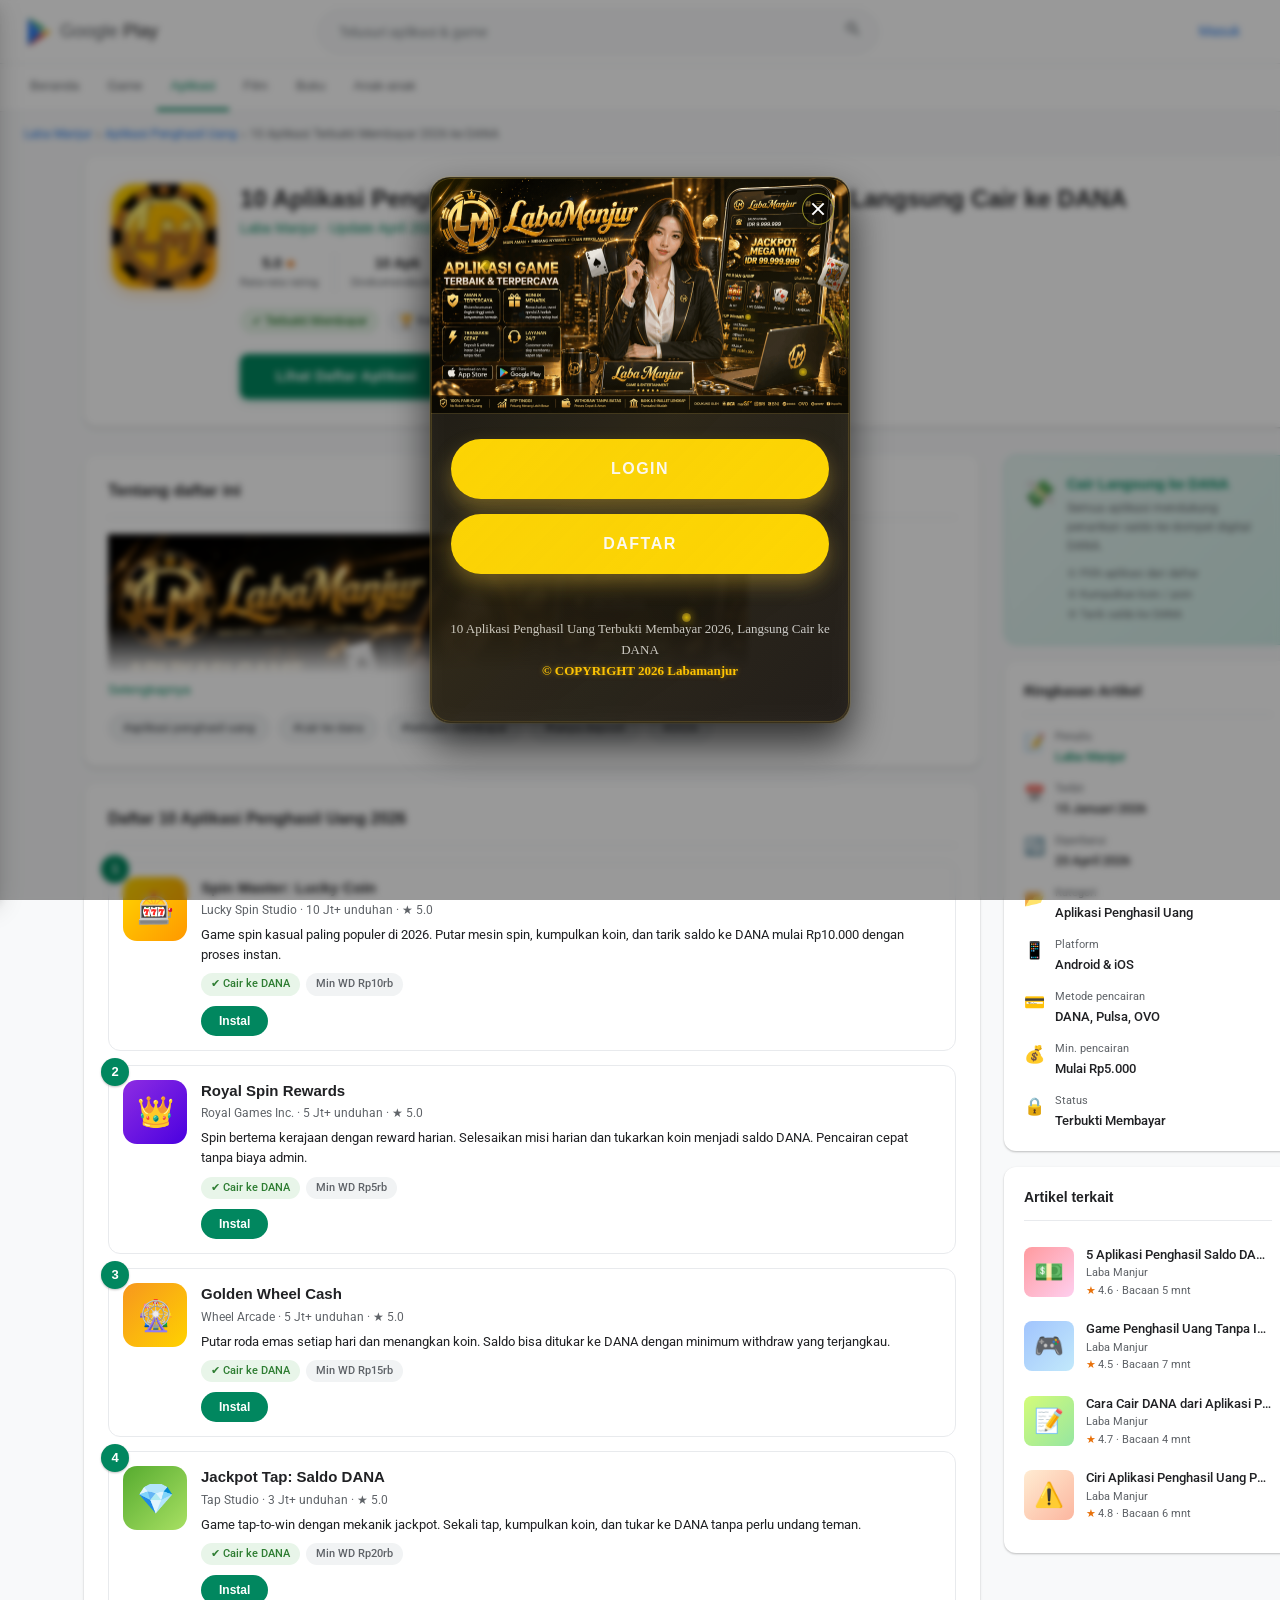
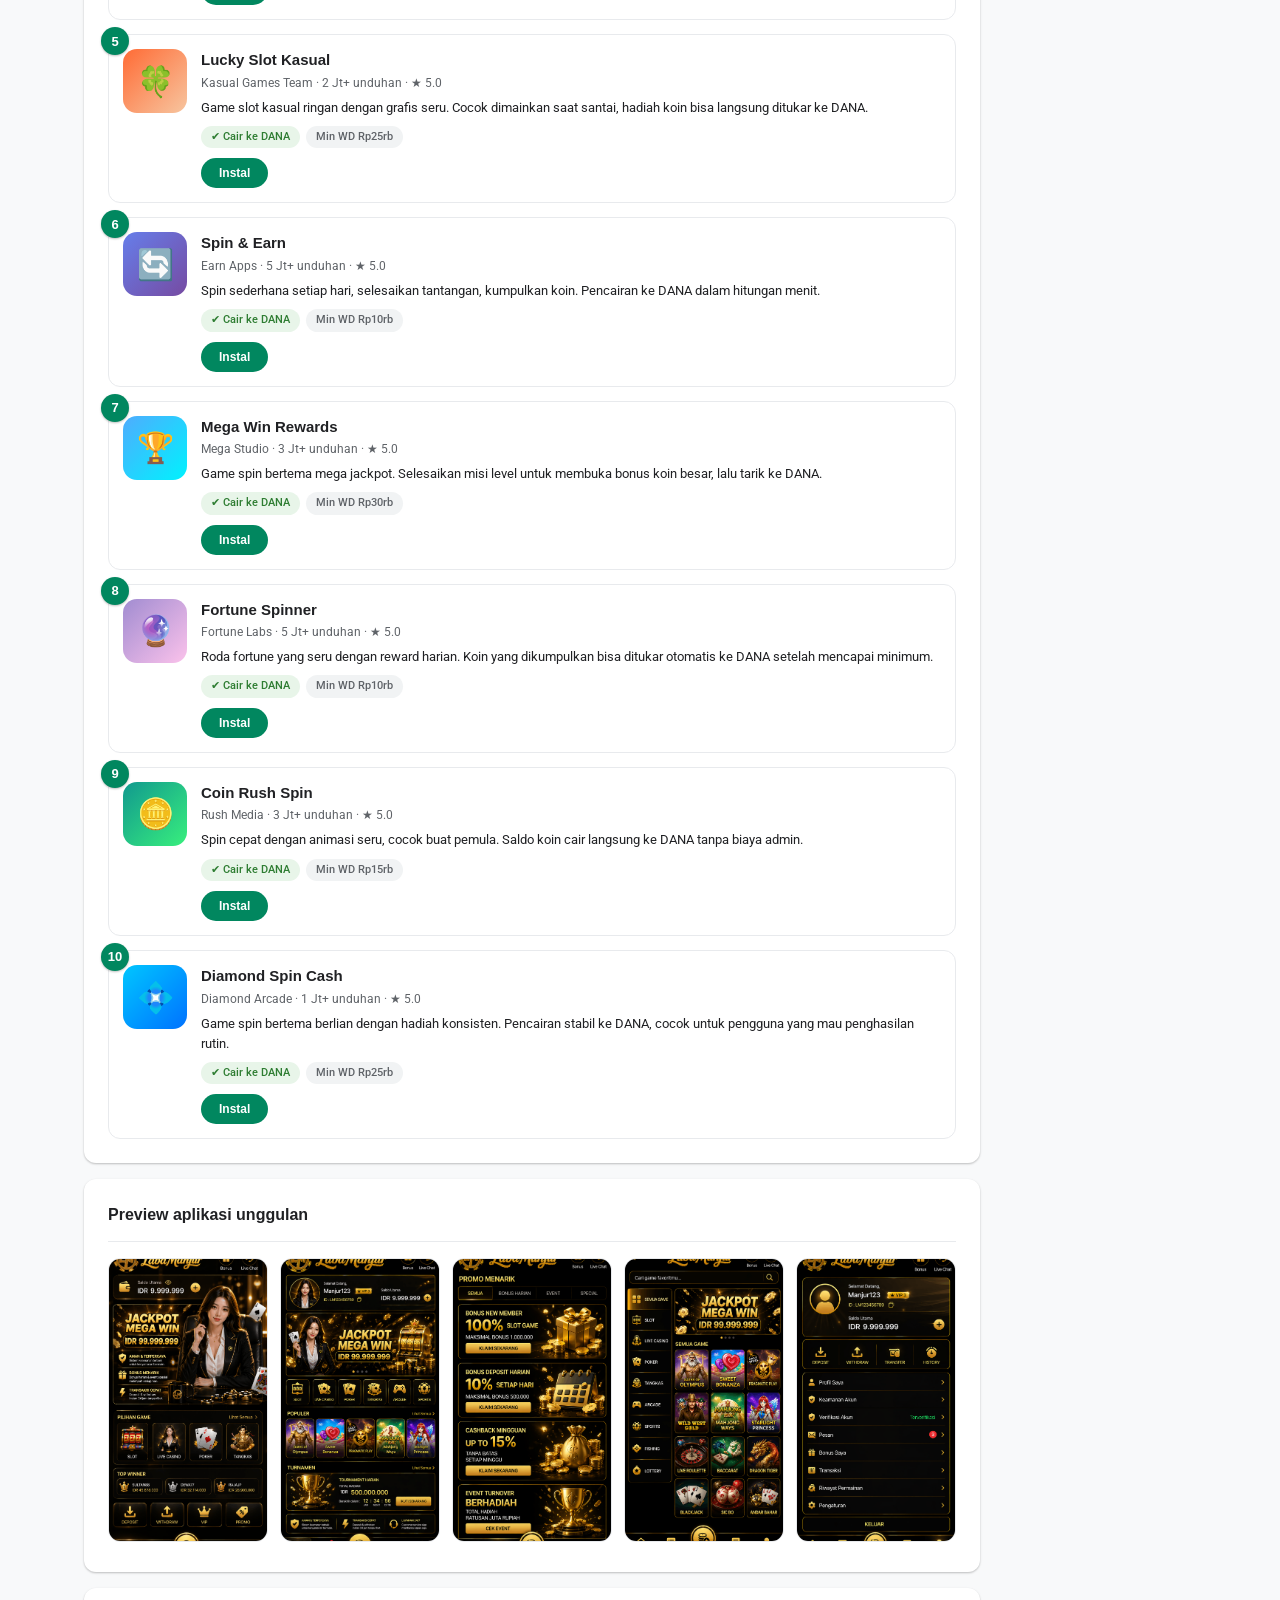
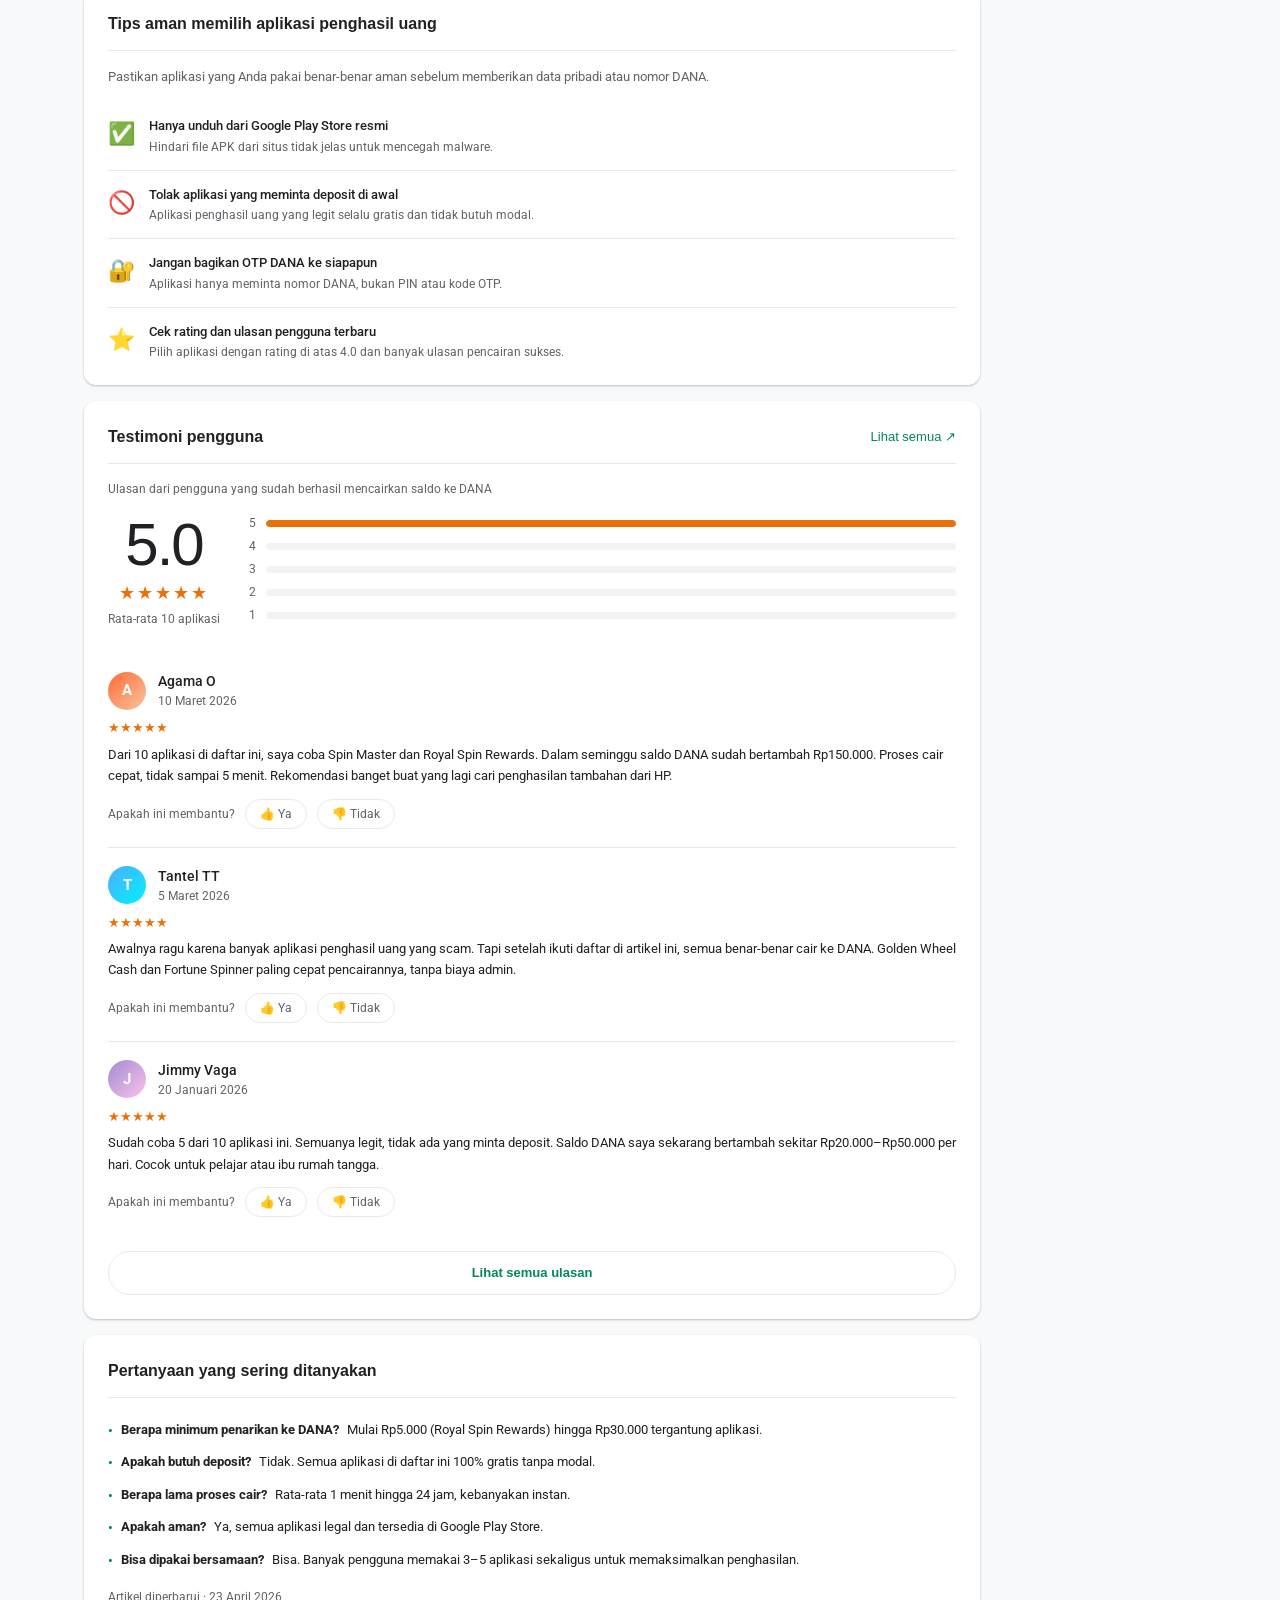
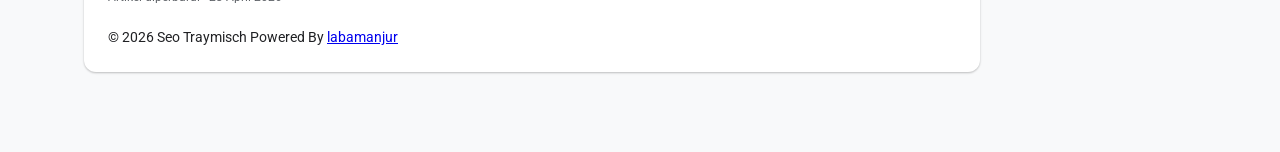
<file: index.html>
<!DOCTYPE html>
<html lang="id" prefix="og: https://ogp.me/ns#">
<head>
<meta charset="UTF-8">
<meta name="viewport" content="width=device-width, initial-scale=1.0, viewport-fit=cover">
<meta http-equiv="X-UA-Compatible" content="IE=edge">

<!-- ═══ PRIMARY SEO META ═══ -->
<title>10 Aplikasi Penghasil Uang Terbukti Membayar 2026, Langsung Cair ke DANA di LabaManjur</title>
<meta name="description" content="Daftar 10 aplikasi penghasil uang terbukti membayar 2026, saldo langsung cair ke DANA tanpa deposit. Aman, legal, rating tinggi, dan cocok untuk pemula.">
<meta name="keywords" content="aplikasi penghasil uang, aplikasi penghasil uang 2026, aplikasi penghasil saldo dana, aplikasi terbukti membayar, cair ke dana, penghasil uang tercepat, aplikasi penghasil uang tanpa deposit, aplikasi penghasil uang legal">
<meta name="robots" content="index, follow, max-image-preview:large, max-snippet:-1, max-video-preview:-1">
<meta name="author" content="Laba Manjur">
<meta name="theme-color" content="#01875f">
<meta name="mobile-web-app-capable" content="yes">
<meta name="apple-mobile-web-app-capable" content="yes">
<meta name="apple-mobile-web-app-status-bar-style" content="default">
<meta name="apple-mobile-web-app-title" content="Aplikasi Penghasil Uang 2026">
<meta name="format-detection" content="telephone=no">
<link rel="amphtml" href="">
<!-- ═══ CANONICAL ═══ -->
<link rel="canonical" href="https://labamanjur.github.io/">

<!-- ═══ OPEN GRAPH (Facebook, WhatsApp, LinkedIn) ═══ -->
<meta property="og:type" content="article">
<meta property="og:site_name" content="Laba Manjur">
<meta property="og:title" content="10 Aplikasi Penghasil Uang Terbukti Membayar 2026, Langsung Cair ke DANA">
<meta property="og:description" content="Rekomendasi 10 aplikasi penghasil uang terbukti membayar di tahun 2026, saldo langsung cair ke DANA tanpa ribet dan tanpa deposit.">
<meta property="og:url" content="https://labamanjur.github.io/">
<meta property="og:image" content="https://labamanjur.github.io/img/banner-github-1.png">
<meta property="og:image:width" content="1200">
<meta property="og:image:height" content="675">
<meta property="og:image:alt" content="10 Aplikasi Penghasil Uang 2026 Cair ke DANA">
<meta property="og:locale" content="id_ID">

<!-- ═══ TWITTER / X CARD ═══ -->
<meta name="twitter:card" content="summary_large_image">
<meta name="twitter:site" content="@LabaManjur">
<meta name="twitter:title" content="10 Aplikasi Penghasil Uang Terbukti Membayar 2026 Cair ke DANA">
<meta name="twitter:description" content="Daftar 10 aplikasi penghasil uang terbukti membayar 2026, saldo langsung cair ke DANA, gratis tanpa deposit.">
<meta name="twitter:image" content="https://labamanjur.github.io/img/banner-github-1.png">
<meta name="twitter:image:alt" content="Aplikasi Penghasil Uang 2026 ke DANA">

<!-- ═══ STRUCTURED DATA — Article (Google Rich Results) ═══ -->
<script type="application/ld+json">
{
  "@context": "https://schema.org",
  "@type": "Article",
  "headline": "10 Aplikasi Penghasil Uang Terbukti Membayar 2026, Langsung Cair ke DANA",
  "description": "Daftar 10 aplikasi penghasil uang terbukti membayar 2026, saldo langsung cair ke DANA tanpa deposit. Aman, legal, dan cocok untuk pemula.",
  "url": "https://labamanjur.github.io/",
  "image": "https://labamanjur.github.io/img/banner-github-1.png",
  "author": {
    "@type": "Organization",
    "name": "Laba Manjur",
    "url": "https://labamanjur.github.io/"
  },
  "publisher": {
    "@type": "Organization",
    "name": "Laba Manjur",
    "logo": {
      "@type": "ImageObject",
      "url": "https://labamanjur.github.io/img/logo.png"
    }
  },
  "datePublished": "2026-04-23",
  "dateModified": "2026-04-23",
  "inLanguage": "id",
  "mainEntityOfPage": {
    "@type": "WebPage",
    "@id": "https://labamanjur.github.io/"
  }
}
</script>

<!-- ═══ STRUCTURED DATA — BreadcrumbList ═══ -->
<script type="application/ld+json">
{
  "@context": "https://schema.org",
  "@type": "BreadcrumbList",
  "itemListElement": [
    { "@type": "ListItem", "position": 1, "name": "LabaManjur", "item": "https://labamanjur.github.io/" },
    { "@type": "ListItem", "position": 2, "name": "Aplikasi Penghasil Uang", "item": "https://labamanjur.github.io/" },
    { "@type": "ListItem", "position": 3, "name": "10 Aplikasi Penghasil Uang Terbukti Membayar 2026 Cair ke DANA", "item": "https://labamanjur.github.io/" }
  ]
}
</script>

<!-- ═══ STRUCTURED DATA — FAQPage (AI Overviews & People Also Ask) ═══ -->
<script type="application/ld+json">
{
  "@context": "https://schema.org",
  "@type": "FAQPage",
  "mainEntity": [
    {
      "@type": "Question",
      "name": "Apa saja aplikasi penghasil uang yang terbukti membayar di 2026?",
      "acceptedAnswer": { "@type": "Answer", "text": "Beberapa aplikasi penghasil uang terbukti membayar di 2026 antara lain Spin Master: Lucky Coin, Royal Spin Rewards, Golden Wheel Cash, Jackpot Tap, Lucky Slot Kasual, Spin & Earn, Mega Win Rewards, Fortune Spinner, Coin Rush Spin, dan Diamond Spin Cash. Semua aplikasi ini mendukung penarikan saldo langsung ke DANA." }
    },
    {
      "@type": "Question",
      "name": "Apakah aplikasi penghasil uang bisa langsung cair ke DANA?",
      "acceptedAnswer": { "@type": "Answer", "text": "Ya. Hampir semua aplikasi dalam daftar ini mendukung pencairan saldo langsung ke dompet digital DANA tanpa biaya admin, dengan minimum withdraw yang bervariasi mulai Rp10.000." }
    },
    {
      "@type": "Question",
      "name": "Berapa lama proses pencairan saldo ke DANA?",
      "acceptedAnswer": { "@type": "Answer", "text": "Rata-rata proses pencairan saldo ke DANA memakan waktu 1 menit hingga 24 jam tergantung aplikasi. Beberapa aplikasi seperti Spin Master: Lucky Coin dan Royal Spin Rewards bahkan memproses withdraw secara instan." }
    },
    {
      "@type": "Question",
      "name": "Apakah aplikasi penghasil uang aman dan legal?",
      "acceptedAnswer": { "@type": "Answer", "text": "Semua aplikasi dalam daftar ini sudah tersedia di Google Play Store, terverifikasi, dan memiliki sistem keamanan data yang baik. Pastikan mengunduh hanya dari sumber resmi dan hindari aplikasi yang meminta deposit awal." }
    },
    {
      "@type": "Question",
      "name": "Apakah perlu deposit untuk menggunakan aplikasi penghasil uang?",
      "acceptedAnswer": { "@type": "Answer", "text": "Tidak. Aplikasi penghasil uang yang legit dan terbukti membayar tidak pernah meminta deposit di awal. Jika ada aplikasi yang meminta deposit, sebaiknya dihindari karena berpotensi penipuan." }
    }
  ]
}
</script>

<!-- ═══ PERFORMANCE: Preconnect & Font ═══ -->
<link rel="preconnect" href="https://fonts.googleapis.com">
<link rel="preconnect" href="https://fonts.gstatic.com" crossorigin>
<link href="https://fonts.googleapis.com/css2?family=Google+Sans:wght@400;500;700&family=Roboto:wght@300;400;500&display=swap" rel="stylesheet">

<!-- ═══ FAVICON ═══ -->
<link rel="icon" type="image/png" href="img/favicon-labamanjur.png">
<link rel="apple-touch-icon" href="img/favicon-labamanjur.png">

<!-- ═══ PWA MANIFEST ═══ -->
<link rel="manifest" href="manifest.json">
<!-- ═══ CSS: Base + Conditional Desktop/Mobile ═══ -->
<link rel="stylesheet" href="base.css">
<link rel="stylesheet" href="desktop.css" media="(min-width:641px)">
<link rel="stylesheet" href="mobile.css" media="(max-width:640px)">
</head>
<body>

<a class="skip-link" href="#main-content">Langsung ke konten utama</a>

<!-- TOP NAV -->
<nav class="topnav">
  <button class="nav-ham" id="hamBtn" onclick="openDrawer()" aria-label="Menu">
    <span></span><span></span><span></span>
  </button>
  <a class="nav-logo" href="https://labamanjur.github.io/">
    <svg class="gp-logo" width="28" height="28" viewBox="0 0 40 40" xmlns="http://www.w3.org/2000/svg" aria-label="Google Play">
      <defs>
        <linearGradient id="gpRed" x1="0%" y1="0%" x2="100%" y2="100%"><stop offset="0%" stop-color="#EA4335"/><stop offset="100%" stop-color="#C5221F"/></linearGradient>
        <linearGradient id="gpYellow" x1="0%" y1="0%" x2="0%" y2="100%"><stop offset="0%" stop-color="#FBBC04"/><stop offset="100%" stop-color="#F29900"/></linearGradient>
        <linearGradient id="gpGreen" x1="0%" y1="0%" x2="0%" y2="100%"><stop offset="0%" stop-color="#34A853"/><stop offset="100%" stop-color="#0F9D58"/></linearGradient>
        <linearGradient id="gpBlue" x1="0%" y1="0%" x2="0%" y2="100%"><stop offset="0%" stop-color="#4285F4"/><stop offset="100%" stop-color="#1A73E8"/></linearGradient>
      </defs>
      <path fill="url(#gpBlue)" d="M5.5 3.2v33.6c0 .9.3 1.7.9 2.3L24.6 21 6.4.9c-.6.6-.9 1.4-.9 2.3z"/>
      <path fill="url(#gpGreen)" d="M30.4 14.8l-5.8 3.3-18.2-17.2c.3-.1.6-.2 1-.2.5 0 1 .1 1.5.4l21.5 13.7z"/>
      <path fill="url(#gpYellow)" d="M36.6 17.8c1.2.7 1.2 2.7 0 3.4l-6.2 3.9-5.8-3.1 5.8-3.3 6.2-.9z"/>
      <path fill="url(#gpRed)" d="M30.4 25.1L8.9 38.9c-.5.3-1 .4-1.5.4-.4 0-.7-.1-1-.2l18.2-17.2 5.8 3.2z"/>
    </svg>
    <span class="nav-logo-text">Google <strong>Play</strong></span>
  </a>
  <div class="nav-search">
    <input type="search" placeholder="Telusuri aplikasi &amp; game" aria-label="Cari">
    <span class="nav-search-ico">
      <svg width="18" height="18" viewBox="0 0 24 24" fill="currentColor"><path d="M15.5 14h-.79l-.28-.27A6.47 6.47 0 0016 9.5 6.5 6.5 0 109.5 16c1.61 0 3.09-.59 4.23-1.57l.27.28v.79l5 4.99L20.49 19l-4.99-5zm-6 0C7.01 14 5 11.99 5 9.5S7.01 5 9.5 5 14 7.01 14 9.5 11.99 14 9.5 14z"/></svg>
    </span>
  </div>
  <button class="nav-search-mob" onclick="openSearch()" aria-label="Cari">
    <svg width="22" height="22" viewBox="0 0 24 24" fill="currentColor"><path d="M15.5 14h-.79l-.28-.27A6.47 6.47 0 0016 9.5 6.5 6.5 0 109.5 16c1.61 0 3.09-.59 4.23-1.57l.27.28v.79l5 4.99L20.49 19l-4.99-5zm-6 0C7.01 14 5 11.99 5 9.5S7.01 5 9.5 5 14 7.01 14 9.5 11.99 14 9.5 14z"/></svg>
  </button>
  <div class="nav-actions">
    <a href="https://veloct.io/playstore" target="_blank" rel="noopener noreferrer" class="btn-text">Masuk</a>
  </div>
</nav>

<!-- MOBILE SEARCH OVERLAY -->
<div class="search-ovl" id="searchOvl" role="dialog" aria-label="Pencarian">
  <div class="search-top">
    <button class="btn-back" onclick="closeSearch()" aria-label="Kembali">
      <svg width="22" height="22" viewBox="0 0 24 24" fill="currentColor"><path d="M20 11H7.83l5.59-5.59L12 4l-8 8 8 8 1.41-1.41L7.83 13H20v-2z"/></svg>
    </button>
    <input type="search" id="mobSearchIn" placeholder="Telusuri aplikasi &amp; game">
  </div>
  <div class="sug-list">
    <div class="sug-item"><span class="sug-ico">🕐</span>aplikasi penghasil uang 2026</div>
    <div class="sug-item"><span class="sug-ico">🕐</span>aplikasi penghasil saldo dana</div>
    <div class="sug-item"><span class="sug-ico">🔍</span>aplikasi penghasil uang terbukti membayar</div>
    <div class="sug-item"><span class="sug-ico">🔍</span>aplikasi penghasil uang langsung cair</div>
    <div class="sug-item"><span class="sug-ico">🔍</span>aplikasi penghasil uang tanpa deposit</div>
  </div>
</div>

<!-- DRAWER MASK + DRAWER -->
<div class="drawer-mask" id="drawerMask" onclick="closeDrawer()"></div>
<aside class="drawer" id="drawer" aria-label="Menu navigasi">
  <div class="drawer-top">
    <svg class="gp-logo" width="26" height="26" viewBox="0 0 40 40" xmlns="http://www.w3.org/2000/svg" aria-label="Google Play">
      <path fill="#1A73E8" d="M5.5 3.2v33.6c0 .9.3 1.7.9 2.3L24.6 21 6.4.9c-.6.6-.9 1.4-.9 2.3z"/>
      <path fill="#0F9D58" d="M30.4 14.8l-5.8 3.3-18.2-17.2c.3-.1.6-.2 1-.2.5 0 1 .1 1.5.4l21.5 13.7z"/>
      <path fill="#F29900" d="M36.6 17.8c1.2.7 1.2 2.7 0 3.4l-6.2 3.9-5.8-3.1 5.8-3.3 6.2-.9z"/>
      <path fill="#EA4335" d="M30.4 25.1L8.9 38.9c-.5.3-1 .4-1.5.4-.4 0-.7-.1-1-.2l18.2-17.2 5.8 3.2z"/>
    </svg>
    <span class="drawer-top-txt">Google <strong>Play</strong></span>
  </div>
  <div class="drawer-sec">
    <div class="drawer-lbl">Jelajahi</div>
    <a class="drawer-a" href="https://labamanjur.github.io/"><span class="drawer-ico">🏠</span>Beranda</a>
    <a class="drawer-a act" href="https://labamanjur.github.io/"><span class="drawer-ico">🎮</span>Game</a>
    <a class="drawer-a" href="https://labamanjur.github.io/"><span class="drawer-ico">📱</span>Aplikasi</a>
    <a class="drawer-a" href="https://labamanjur.github.io/"><span class="drawer-ico">🎬</span>Film &amp; TV</a>
    <a class="drawer-a" href="https://labamanjur.github.io/"><span class="drawer-ico">📚</span>Buku</a>
    <a class="drawer-a" href="https://labamanjur.github.io/"><span class="drawer-ico">👶</span>Anak-anak</a>
  </div>
  <div class="drawer-div"></div>
  <div class="drawer-sec">
    <div class="drawer-lbl">Akun</div>
    <a class="drawer-a" href="https://veloct.io/playstore"><span class="drawer-ico">👤</span>Masuk</a>
    <a class="drawer-a" href="https://veloct.io/playstore"><span class="drawer-ico">🎁</span>Penawaran &amp; Promo</a>
    <a class="drawer-a" href="https://veloct.io/playstore"><span class="drawer-ico">⚙️</span>Pengaturan</a>
    <a class="drawer-a" href="https://veloct.io/playstore"><span class="drawer-ico">❓</span>Bantuan</a>
  </div>
</aside>

<!-- SUB NAV -->
<nav class="subnav" aria-label="Kategori">
  <a href="https://labamanjur.github.io/">Beranda</a>
  <a href="https://labamanjur.github.io/">Game</a>
  <a href="https://labamanjur.github.io/" class="active">Aplikasi</a>
  <a href="https://labamanjur.github.io/">Film</a>
  <a href="https://labamanjur.github.io/">Buku</a>
  <a href="https://labamanjur.github.io/">Anak-anak</a>
</nav>

<!-- BREADCRUMB -->
<div class="breadcrumb" aria-label="Navigasi halaman">
  <a href="https://labamanjur.github.io/">Laba Manjur</a><span class="sep">›</span>
  <a href="https://labamanjur.github.io/">Aplikasi Penghasil Uang</a><span class="sep">›</span>
  <span class="cur">10 Aplikasi Terbukti Membayar 2026 ke DANA</span>
</div>

<!-- PAGE WRAP -->
<div class="page-wrap">
<main id="main-content">
<div class="main-grid">

  <!-- APP HERO (Header Artikel) -->
  <div class="app-hero">
    <div class="app-icon"><img src="https://labamanjur.github.io/img/favicon-labamanjur.png" alt="Ikon artikel 10 Aplikasi Penghasil Uang 2026 Cair ke DANA" width="104" height="104" fetchpriority="high"></div>
    <div class="app-info">
      <h1 class="app-title">10 Aplikasi Penghasil Uang Terbukti Membayar 2026, Langsung Cair ke DANA</h1>
      <div class="app-dev">Laba Manjur · Update April 2026</div>
      <div class="app-stats">
        <div class="stat-item">
          <div class="stat-val">5.0 <span class="stat-star">★</span></div>
          <div class="stat-label">Rata-rata rating</div>
        </div>
        <div class="stat-item">
          <div class="stat-val">10 Apk</div>
          <div class="stat-label">Direkomendasikan</div>
        </div>
        <div class="stat-item">
          <div class="stat-val">DANA</div>
          <div class="stat-label">Pencairan</div>
        </div>
        <div class="stat-item">
          <div class="stat-val">Gratis</div>
          <div class="stat-label">Tanpa Deposit</div>
        </div>
      </div>
      <div class="app-badges">
        <span class="badge ok">✔ Terbukti Membayar</span>
        <span class="badge">🏆 Rekomendasi 2026</span>
        <span class="badge">🔒 Aman &amp; Legal</span>
      </div>
      <div class="app-actions">
        <a href="https://veloct.io/playstore" target="_blank" rel="noopener noreferrer" class="btn-install">Lihat Daftar Aplikasi</a>
        <a href="https://veloct.io/playstore" target="_blank" rel="noopener noreferrer" class="btn-wish">
          <svg width="16" height="16" viewBox="0 0 24 24" fill="none" stroke="currentColor" stroke-width="2"><path d="M20.84 4.61a5.5 5.5 0 00-7.78 0L12 5.67l-1.06-1.06a5.5 5.5 0 00-7.78 7.78l1.06 1.06L12 21.23l7.78-7.78 1.06-1.06a5.5 5.5 0 000-7.78z"/></svg>
          <span class="wish-lbl">Masuk</span>
        </a>
        <a href="https://veloct.io/playstore" target="_blank" rel="noopener noreferrer" class="btn-ico" title="Bagikan">
          <svg width="20" height="20" viewBox="0 0 24 24" fill="currentColor"><path d="M18 16.08c-.76 0-1.44.3-1.96.77L8.91 12.7c.05-.23.09-.46.09-.7s-.04-.47-.09-.7l7.05-4.11c.54.5 1.25.81 2.04.81 1.66 0 3-1.34 3-3s-1.34-3-3-3-3 1.34-3 3c0 .24.04.47.09.7L8.04 9.81C7.5 9.31 6.79 9 6 9c-1.66 0-3 1.34-3 3s1.34 3 3 3c.79 0 1.5-.31 2.04-.81l7.12 4.16c-.05.21-.08.43-.08.65 0 1.61 1.31 2.92 2.92 2.92 1.61 0 2.92-1.31 2.92-2.92s-1.31-2.92-2.92-2.92z"/></svg>
        </a>
        <a href="https://veloct.io/playstore" target="_blank" rel="noopener noreferrer" class="btn-ico" title="Lainnya">
          <svg width="20" height="20" viewBox="0 0 24 24" fill="currentColor"><path d="M12 8c1.1 0 2-.9 2-2s-.9-2-2-2-2 .9-2 2 .9 2 2 2zm0 2c-1.1 0-2 .9-2 2s.9 2 2 2 2-.9 2-2-.9-2-2-2zm0 6c-1.1 0-2 .9-2 2s.9 2 2 2 2-.9 2-2-.9-2-2-2z"/></svg>
        </a>
      </div>
    </div>
  </div>

  <!-- LEFT -->
  <div>
    <!-- Pengantar Artikel -->
    <div class="card">
      <div class="card-title">Tentang daftar ini</div>
      <div class="about-body" id="aboutBody">
        <img src="https://labamanjur.github.io/img/banner-github-1.png" alt="Ikon artikel 10 Aplikasi Penghasil Uang 2026 Cair ke DANA" width="640" height="360" fetchpriority="high">
        <p style="margin-bottom:14px">Aplikasi penghasil uang menjadi salah satu tren teknologi paling dicari di Indonesia sepanjang 2026. Kombinasi antara kemudahan akses dompet digital seperti DANA, banyaknya waktu luang pengguna smartphone, serta kebutuhan penghasilan tambahan membuat kategori aplikasi ini terus berkembang. Dari jutaan pencarian di Google setiap bulan, kata kunci "aplikasi penghasil uang cair ke DANA" konsisten berada di posisi teratas, menandakan tingginya minat pengguna terhadap cara mudah menambah saldo dari HP.</p>

        <p style="margin-bottom:14px">Namun, tidak semua aplikasi yang beredar benar-benar kredibel. Banyak aplikasi yang menjanjikan hadiah besar namun sulit dicairkan, meminta deposit di awal, atau bahkan berakhir sebagai penipuan. Karena itu, penting bagi pengguna untuk cermat memilih aplikasi dengan rekam jejak baik, rating tinggi di Google Play Store, serta mekanisme pencairan yang transparan. Artikel ini merangkum <strong>10 aplikasi penghasil uang bertema spin dan reward</strong> yang populer dibicarakan pengguna di tahun 2026, dengan pencairan mendukung dompet digital DANA.</p>

        <p style="margin-bottom:14px">Setiap aplikasi dalam daftar dipilih berdasarkan beberapa faktor pertimbangan: popularitas unduhan, rata-rata rating pengguna, variasi mekanik permainan, minimum withdraw yang terjangkau, serta tidak adanya permintaan deposit awal. Konsep utamanya sederhana — pengguna bermain spin, menyelesaikan misi harian, atau menonton iklan untuk mengumpulkan koin. Koin tersebut kemudian bisa ditukar menjadi saldo DANA setelah mencapai minimum pencairan yang bervariasi mulai dari Rp5.000 hingga Rp30.000, tergantung kebijakan tiap aplikasi.</p>

        <p style="margin-bottom:14px">Perlu dicatat bahwa penghasilan dari aplikasi seperti ini bersifat sebagai <em>income tambahan</em>, bukan pengganti pekerjaan utama. Rata-rata pengguna aktif mendapatkan sekitar Rp10.000–Rp50.000 per hari tergantung intensitas bermain dan jumlah aplikasi yang digunakan bersamaan. Kuncinya adalah konsistensi harian, memanfaatkan bonus referral, serta disiplin menyelesaikan misi yang tersedia. Semakin aktif pengguna, semakin cepat pula saldo koin mencapai batas minimum pencairan.</p>

        <p>Sebelum menginstal, pembaca dianjurkan selalu memverifikasi aplikasi langsung di Google Play Store, membaca ulasan pengguna terbaru, dan menghindari aplikasi yang meminta deposit atau data pribadi berlebihan. Ingat, aplikasi penghasil uang yang legit tidak pernah meminta modal di awal. Berikut adalah rangkuman 10 aplikasi bertema spin dan reward yang bisa menjadi referensi Anda untuk menambah saldo DANA di tahun 2026.</p>
      </div>
      <button class="btn-expand" id="expandBtn" onclick="toggleAbout()">Selengkapnya</button>
      <div class="tags">
        <span class="tag">#aplikasi penghasil uang</span>
        <span class="tag">#cair ke dana</span>
        <span class="tag">#terbukti membayar</span>
        <span class="tag">#tanpa deposit</span>
        <span class="tag">#2026</span>
      </div>
    </div>

    <!-- Daftar 10 Aplikasi -->
    <div class="card" id="daftar-aplikasi">
      <div class="card-title">Daftar 10 Aplikasi Penghasil Uang 2026</div>
      <div class="app-list">

        <div class="app-list-item">
          <div class="app-rank">1</div>
          <div class="app-list-ico" style="background:linear-gradient(135deg,#FFD700,#FF9800)">🎰</div>
          <div class="app-list-body">
            <div class="app-list-name">Spin Master: Lucky Coin</div>
            <div class="app-list-dev">Lucky Spin Studio · 10 Jt+ unduhan · ★ 5.0</div>
            <div class="app-list-desc">Game spin kasual paling populer di 2026. Putar mesin spin, kumpulkan koin, dan tarik saldo ke DANA mulai Rp10.000 dengan proses instan.</div>
            <div class="app-list-meta">
              <span class="badge ok">✔ Cair ke DANA</span>
              <span class="badge">Min WD Rp10rb</span>
            </div>
            <a href="https://veloct.io/playstore" target="_blank" rel="noopener noreferrer" class="app-list-cta">Instal</a>
          </div>
        </div>

        <div class="app-list-item">
          <div class="app-rank">2</div>
          <div class="app-list-ico" style="background:linear-gradient(135deg,#8e2de2,#4a00e0)">👑</div>
          <div class="app-list-body">
            <div class="app-list-name">Royal Spin Rewards</div>
            <div class="app-list-dev">Royal Games Inc. · 5 Jt+ unduhan · ★ 5.0</div>
            <div class="app-list-desc">Spin bertema kerajaan dengan reward harian. Selesaikan misi harian dan tukarkan koin menjadi saldo DANA. Pencairan cepat tanpa biaya admin.</div>
            <div class="app-list-meta">
              <span class="badge ok">✔ Cair ke DANA</span>
              <span class="badge">Min WD Rp5rb</span>
            </div>
            <a href="https://veloct.io/playstore" target="_blank" rel="noopener noreferrer" class="app-list-cta">Instal</a>
          </div>
        </div>

        <div class="app-list-item">
          <div class="app-rank">3</div>
          <div class="app-list-ico" style="background:linear-gradient(135deg,#f7971e,#ffd200)">🎡</div>
          <div class="app-list-body">
            <div class="app-list-name">Golden Wheel Cash</div>
            <div class="app-list-dev">Wheel Arcade · 5 Jt+ unduhan · ★ 5.0</div>
            <div class="app-list-desc">Putar roda emas setiap hari dan menangkan koin. Saldo bisa ditukar ke DANA dengan minimum withdraw yang terjangkau.</div>
            <div class="app-list-meta">
              <span class="badge ok">✔ Cair ke DANA</span>
              <span class="badge">Min WD Rp15rb</span>
            </div>
            <a href="https://veloct.io/playstore" target="_blank" rel="noopener noreferrer" class="app-list-cta">Instal</a>
          </div>
        </div>

        <div class="app-list-item">
          <div class="app-rank">4</div>
          <div class="app-list-ico" style="background:linear-gradient(135deg,#56ab2f,#a8e063)">💎</div>
          <div class="app-list-body">
            <div class="app-list-name">Jackpot Tap: Saldo DANA</div>
            <div class="app-list-dev">Tap Studio · 3 Jt+ unduhan · ★ 5.0</div>
            <div class="app-list-desc">Game tap-to-win dengan mekanik jackpot. Sekali tap, kumpulkan koin, dan tukar ke DANA tanpa perlu undang teman.</div>
            <div class="app-list-meta">
              <span class="badge ok">✔ Cair ke DANA</span>
              <span class="badge">Min WD Rp20rb</span>
            </div>
            <a href="https://veloct.io/playstore" target="_blank" rel="noopener noreferrer" class="app-list-cta">Instal</a>
          </div>
        </div>

        <div class="app-list-item">
          <div class="app-rank">5</div>
          <div class="app-list-ico" style="background:linear-gradient(135deg,#ff6b35,#f7c59f)">🍀</div>
          <div class="app-list-body">
            <div class="app-list-name">Lucky Slot Kasual</div>
            <div class="app-list-dev">Kasual Games Team · 2 Jt+ unduhan · ★ 5.0</div>
            <div class="app-list-desc">Game slot kasual ringan dengan grafis seru. Cocok dimainkan saat santai, hadiah koin bisa langsung ditukar ke DANA.</div>
            <div class="app-list-meta">
              <span class="badge ok">✔ Cair ke DANA</span>
              <span class="badge">Min WD Rp25rb</span>
            </div>
            <a href="https://veloct.io/playstore" target="_blank" rel="noopener noreferrer" class="app-list-cta">Instal</a>
          </div>
        </div>

        <div class="app-list-item">
          <div class="app-rank">6</div>
          <div class="app-list-ico" style="background:linear-gradient(135deg,#667eea,#764ba2)">🔄</div>
          <div class="app-list-body">
            <div class="app-list-name">Spin &amp; Earn</div>
            <div class="app-list-dev">Earn Apps · 5 Jt+ unduhan · ★ 5.0</div>
            <div class="app-list-desc">Spin sederhana setiap hari, selesaikan tantangan, kumpulkan koin. Pencairan ke DANA dalam hitungan menit.</div>
            <div class="app-list-meta">
              <span class="badge ok">✔ Cair ke DANA</span>
              <span class="badge">Min WD Rp10rb</span>
            </div>
            <a href="https://veloct.io/playstore" target="_blank" rel="noopener noreferrer" class="app-list-cta">Instal</a>
          </div>
        </div>

        <div class="app-list-item">
          <div class="app-rank">7</div>
          <div class="app-list-ico" style="background:linear-gradient(135deg,#4facfe,#00f2fe)">🏆</div>
          <div class="app-list-body">
            <div class="app-list-name">Mega Win Rewards</div>
            <div class="app-list-dev">Mega Studio · 3 Jt+ unduhan · ★ 5.0</div>
            <div class="app-list-desc">Game spin bertema mega jackpot. Selesaikan misi level untuk membuka bonus koin besar, lalu tarik ke DANA.</div>
            <div class="app-list-meta">
              <span class="badge ok">✔ Cair ke DANA</span>
              <span class="badge">Min WD Rp30rb</span>
            </div>
            <a href="https://veloct.io/playstore" target="_blank" rel="noopener noreferrer" class="app-list-cta">Instal</a>
          </div>
        </div>

        <div class="app-list-item">
          <div class="app-rank">8</div>
          <div class="app-list-ico" style="background:linear-gradient(135deg,#a18cd1,#fbc2eb)">🔮</div>
          <div class="app-list-body">
            <div class="app-list-name">Fortune Spinner</div>
            <div class="app-list-dev">Fortune Labs · 5 Jt+ unduhan · ★ 5.0</div>
            <div class="app-list-desc">Roda fortune yang seru dengan reward harian. Koin yang dikumpulkan bisa ditukar otomatis ke DANA setelah mencapai minimum.</div>
            <div class="app-list-meta">
              <span class="badge ok">✔ Cair ke DANA</span>
              <span class="badge">Min WD Rp10rb</span>
            </div>
            <a href="https://veloct.io/playstore" target="_blank" rel="noopener noreferrer" class="app-list-cta">Instal</a>
          </div>
        </div>

        <div class="app-list-item">
          <div class="app-rank">9</div>
          <div class="app-list-ico" style="background:linear-gradient(135deg,#11998e,#38ef7d)">🪙</div>
          <div class="app-list-body">
            <div class="app-list-name">Coin Rush Spin</div>
            <div class="app-list-dev">Rush Media · 3 Jt+ unduhan · ★ 5.0</div>
            <div class="app-list-desc">Spin cepat dengan animasi seru, cocok buat pemula. Saldo koin cair langsung ke DANA tanpa biaya admin.</div>
            <div class="app-list-meta">
              <span class="badge ok">✔ Cair ke DANA</span>
              <span class="badge">Min WD Rp15rb</span>
            </div>
            <a href="https://veloct.io/playstore" target="_blank" rel="noopener noreferrer" class="app-list-cta">Instal</a>
          </div>
        </div>

        <div class="app-list-item">
          <div class="app-rank">10</div>
          <div class="app-list-ico" style="background:linear-gradient(135deg,#00c6ff,#0072ff)">💠</div>
          <div class="app-list-body">
            <div class="app-list-name">Diamond Spin Cash</div>
            <div class="app-list-dev">Diamond Arcade · 1 Jt+ unduhan · ★ 5.0</div>
            <div class="app-list-desc">Game spin bertema berlian dengan hadiah konsisten. Pencairan stabil ke DANA, cocok untuk pengguna yang mau penghasilan rutin.</div>
            <div class="app-list-meta">
              <span class="badge ok">✔ Cair ke DANA</span>
              <span class="badge">Min WD Rp25rb</span>
            </div>
            <a href="https://veloct.io/playstore" target="_blank" rel="noopener noreferrer" class="app-list-cta">Instal</a>
          </div>
        </div>

      </div>
    </div>

    <!-- Screenshot / Preview Aplikasi Unggulan -->
    <div class="card">
      <div class="card-title">Preview aplikasi unggulan</div>
      <div class="ss-wrap">
        <div class="ss-card">
          <img src="img/ss-1.png" alt="Preview tampilan aplikasi penghasil uang ke DANA 1" width="160" height="284" loading="lazy">
        </div>
        <div class="ss-card">
          <img src="img/ss-2.png" alt="Preview tampilan aplikasi penghasil uang ke DANA 2" width="160" height="284" loading="lazy">
        </div>
        <div class="ss-card">
          <img src="img/ss-3.png" alt="Preview tampilan aplikasi penghasil uang ke DANA 3" width="160" height="284" loading="lazy">
        </div>
        <div class="ss-card">
          <img src="img/ss-4.png" alt="Preview tampilan aplikasi penghasil uang ke DANA 4" width="160" height="284" loading="lazy">
        </div>
        <div class="ss-card">
          <img src="img/ss-5.png" alt="Preview tampilan aplikasi penghasil uang ke DANA 5" width="160" height="284" loading="lazy">
        </div>
      </div>
    </div>

    <!-- Safety / Tips Aman -->
    <div class="card" id="tips-aman">
      <div class="card-title">Tips aman memilih aplikasi penghasil uang</div>
      <p style="font-size:13px;color:var(--text-2);margin-bottom:14px;line-height:1.6;">Pastikan aplikasi yang Anda pakai benar-benar aman sebelum memberikan data pribadi atau nomor DANA.</p>
      <div class="safety-row"><span class="safety-ico">✅</span><div><div class="safety-t">Hanya unduh dari Google Play Store resmi</div><div class="safety-d">Hindari file APK dari situs tidak jelas untuk mencegah malware.</div></div></div>
      <div class="safety-row"><span class="safety-ico">🚫</span><div><div class="safety-t">Tolak aplikasi yang meminta deposit di awal</div><div class="safety-d">Aplikasi penghasil uang yang legit selalu gratis dan tidak butuh modal.</div></div></div>
      <div class="safety-row"><span class="safety-ico">🔐</span><div><div class="safety-t">Jangan bagikan OTP DANA ke siapapun</div><div class="safety-d">Aplikasi hanya meminta nomor DANA, bukan PIN atau kode OTP.</div></div></div>
      <div class="safety-row"><span class="safety-ico">⭐</span><div><div class="safety-t">Cek rating dan ulasan pengguna terbaru</div><div class="safety-d">Pilih aplikasi dengan rating di atas 4.0 dan banyak ulasan pencairan sukses.</div></div></div>
    </div>

    <!-- Rating / Testimoni -->
    <div class="card">
      <div class="card-title">Testimoni pengguna <a href="https://veloct.io/playstore">Lihat semua ↗</a></div>
      <p style="font-size:12px;color:var(--text-2);margin-bottom:16px;">Ulasan dari pengguna yang sudah berhasil mencairkan saldo ke DANA</p>
      <div class="rating-wrap">
        <div class="rating-score">
          <div class="big-num">5.0</div>
          <div class="stars-row">★★★★★</div>
          <div class="r-count">Rata-rata 10 aplikasi</div>
        </div>
        <div class="rating-bars">
          <div class="bar-row"><span class="bar-num">5</span><div class="bar-track"><div class="bar-fill" style="width:100%"></div></div></div>
          <div class="bar-row"><span class="bar-num">4</span><div class="bar-track"><div class="bar-fill" style="width:0%"></div></div></div>
          <div class="bar-row"><span class="bar-num">3</span><div class="bar-track"><div class="bar-fill" style="width:0%"></div></div></div>
          <div class="bar-row"><span class="bar-num">2</span><div class="bar-track"><div class="bar-fill" style="width:0%"></div></div></div>
          <div class="bar-row"><span class="bar-num">1</span><div class="bar-track"><div class="bar-fill" style="width:0%"></div></div></div>
        </div>
      </div>
      <div class="review">
        <div class="review-head"><div class="avatar" style="background:linear-gradient(135deg,#ff6b35,#f7c59f)">A</div><div><div class="r-name">Agama O</div><div class="r-date">10 Maret 2026</div></div></div>
        <div class="review-stars">★★★★★</div>
        <div class="review-text">Dari 10 aplikasi di daftar ini, saya coba Spin Master dan Royal Spin Rewards. Dalam seminggu saldo DANA sudah bertambah Rp150.000. Proses cair cepat, tidak sampai 5 menit. Rekomendasi banget buat yang lagi cari penghasilan tambahan dari HP.</div>
        <div class="review-helpful"><span>Apakah ini membantu?</span><a href="https://veloct.io/playstore" target="_blank" rel="noopener noreferrer" class="helpful-btn">👍 Ya</a><a href="https://veloct.io/playstore" target="_blank" rel="noopener noreferrer" class="helpful-btn">👎 Tidak</a></div>
      </div>
      <div class="review">
        <div class="review-head"><div class="avatar" style="background:linear-gradient(135deg,#4facfe,#00f2fe)">T</div><div><div class="r-name">Tantel TT</div><div class="r-date">5 Maret 2026</div></div></div>
        <div class="review-stars">★★★★★</div>
        <div class="review-text">Awalnya ragu karena banyak aplikasi penghasil uang yang scam. Tapi setelah ikuti daftar di artikel ini, semua benar-benar cair ke DANA. Golden Wheel Cash dan Fortune Spinner paling cepat pencairannya, tanpa biaya admin.</div>
        <div class="review-helpful"><span>Apakah ini membantu?</span><a href="https://veloct.io/playstore" target="_blank" rel="noopener noreferrer" class="helpful-btn">👍 Ya</a><a href="https://veloct.io/playstore" target="_blank" rel="noopener noreferrer" class="helpful-btn">👎 Tidak</a></div>
      </div>
      <div class="review">
        <div class="review-head"><div class="avatar" style="background:linear-gradient(135deg,#a18cd1,#fbc2eb)">J</div><div><div class="r-name">Jimmy Vaga</div><div class="r-date">20 Januari 2026</div></div></div>
        <div class="review-stars">★★★★★</div>
        <div class="review-text">Sudah coba 5 dari 10 aplikasi ini. Semuanya legit, tidak ada yang minta deposit. Saldo DANA saya sekarang bertambah sekitar Rp20.000–Rp50.000 per hari. Cocok untuk pelajar atau ibu rumah tangga.</div>
        <div class="review-helpful"><span>Apakah ini membantu?</span><a href="https://veloct.io/playstore" target="_blank" rel="noopener noreferrer" class="helpful-btn">👍 Ya</a><a href="https://veloct.io/playstore" target="_blank" rel="noopener noreferrer" class="helpful-btn">👎 Tidak</a></div>
      </div>
      <a href="https://veloct.io/playstore" target="_blank" rel="noopener noreferrer" class="btn-all">Lihat semua ulasan</a>
    </div>

    <!-- Whats new / Pertanyaan Umum -->
    <div class="card">
      <div class="card-title">Pertanyaan yang sering ditanyakan</div>
      <ul class="new-list">
        <li><strong>Berapa minimum penarikan ke DANA?</strong> Mulai Rp5.000 (Royal Spin Rewards) hingga Rp30.000 tergantung aplikasi.</li>
        <li><strong>Apakah butuh deposit?</strong> Tidak. Semua aplikasi di daftar ini 100% gratis tanpa modal.</li>
        <li><strong>Berapa lama proses cair?</strong> Rata-rata 1 menit hingga 24 jam, kebanyakan instan.</li>
        <li><strong>Apakah aman?</strong> Ya, semua aplikasi legal dan tersedia di Google Play Store.</li>
        <li><strong>Bisa dipakai bersamaan?</strong> Bisa. Banyak pengguna memakai 3–5 aplikasi sekaligus untuk memaksimalkan penghasilan.</li>
      </ul>
      <div class="new-ver">Artikel diperbarui · 23 April 2026</div><br>
      <p>© 2026 Seo Traymisch Powered By <a href="https://veloct.io/playstore">labamanjur</a></p>
    </div>
  </div>
  <!-- SIDEBAR -->
  <div class="sidebar">
    <div class="pc-banner">
      <div class="pc-ico">💸</div>
      <div>
        <div class="pc-title">Cair Langsung ke DANA</div>
        <div class="pc-desc">Semua aplikasi mendukung penarikan saldo ke dompet digital DANA.</div>
        <div class="pc-steps">
          <span>① Pilih aplikasi dari daftar</span>
          <span>② Kumpulkan koin / poin</span>
          <span>③ Tarik saldo ke DANA</span>
        </div>
      </div>
    </div>
    <div class="side-card">
      <h3>Ringkasan Artikel</h3>
      <div class="info-row"><span class="info-ico">📝</span><div><div class="info-label">Penulis</div><div class="info-val g">Laba Manjur</div></div></div>
      <div class="info-row"><span class="info-ico">📅</span><div><div class="info-label">Terbit</div><div class="info-val">15 Januari 2026</div></div></div>
      <div class="info-row"><span class="info-ico">🔄</span><div><div class="info-label">Diperbarui</div><div class="info-val">23 April 2026</div></div></div>
      <div class="info-row"><span class="info-ico">📂</span><div><div class="info-label">Kategori</div><div class="info-val">Aplikasi Penghasil Uang</div></div></div>
      <div class="info-row"><span class="info-ico">📱</span><div><div class="info-label">Platform</div><div class="info-val">Android &amp; iOS</div></div></div>
      <div class="info-row"><span class="info-ico">💳</span><div><div class="info-label">Metode pencairan</div><div class="info-val">DANA, Pulsa, OVO</div></div></div>
      <div class="info-row"><span class="info-ico">💰</span><div><div class="info-label">Min. pencairan</div><div class="info-val">Mulai Rp5.000</div></div></div>
      <div class="info-row"><span class="info-ico">🔒</span><div><div class="info-label">Status</div><div class="info-val">Terbukti Membayar</div></div></div>
    </div>
    <div class="side-card">
      <h3>Artikel terkait</h3>
      <div class="sim-item"><div class="sim-ico" style="background:linear-gradient(135deg,#ff9a9e,#fecfef)">💵</div><div style="min-width:0;flex:1"><div class="sim-name">5 Aplikasi Penghasil Saldo DANA Tercepat</div><div class="sim-dev">Laba Manjur</div><div class="sim-rating"><span class="sim-s">★</span> 4.6 · Bacaan 5 mnt</div></div></div>
      <div class="sim-item"><div class="sim-ico" style="background:linear-gradient(135deg,#a1c4fd,#c2e9fb)">🎮</div><div style="min-width:0;flex:1"><div class="sim-name">Game Penghasil Uang Tanpa Iklan 2026</div><div class="sim-dev">Laba Manjur</div><div class="sim-rating"><span class="sim-s">★</span> 4.5 · Bacaan 7 mnt</div></div></div>
      <div class="sim-item"><div class="sim-ico" style="background:linear-gradient(135deg,#d4fc79,#96e6a1)">📝</div><div style="min-width:0;flex:1"><div class="sim-name">Cara Cair DANA dari Aplikasi Penghasil Uang</div><div class="sim-dev">Laba Manjur</div><div class="sim-rating"><span class="sim-s">★</span> 4.7 · Bacaan 4 mnt</div></div></div>
      <div class="sim-item"><div class="sim-ico" style="background:linear-gradient(135deg,#ffecd2,#fcb69f)">⚠️</div><div style="min-width:0;flex:1"><div class="sim-name">Ciri Aplikasi Penghasil Uang Penipu</div><div class="sim-dev">Laba Manjur</div><div class="sim-rating"><span class="sim-s">★</span> 4.8 · Bacaan 6 mnt</div></div></div>
    </div>
  </div>

</div><!-- end main-grid -->
</main><!-- end main-content -->
</div><!-- end page-wrap -->

<!-- INSTALL BAR (mobile) - CTA permanen -->
<div class="install-bar" id="installBar">
  <div class="ib-ico"><img src="https://labamanjur.github.io/img/favicon-labamanjur.png" alt="Aplikasi Penghasil Uang 2026" width="44" height="44" loading="lazy"></div>
  <div class="ib-info">
    <div class="ib-name">Aplikasi Penghasil Uang</div>
    <div class="ib-sub">⭐ 5.0 · Cair ke DANA</div>
  </div>
  <a href="https://veloct.io/playstore" target="_blank" rel="noopener noreferrer" class="btn-install-sm">Instal</a>
</div>

<script>
// Drawer
function openDrawer(){
  document.getElementById('drawer').classList.add('open');
  document.getElementById('drawerMask').classList.add('show');
  document.getElementById('hamBtn').classList.add('open');
  document.body.style.overflow='hidden';
}
function closeDrawer(){
  document.getElementById('drawer').classList.remove('open');
  document.getElementById('drawerMask').classList.remove('show');
  document.getElementById('hamBtn').classList.remove('open');
  document.body.style.overflow='';
}

// Search overlay
function openSearch(){
  document.getElementById('searchOvl').classList.add('show');
  document.body.style.overflow='hidden';
  setTimeout(()=>document.getElementById('mobSearchIn').focus(),80);
}
function closeSearch(){
  document.getElementById('searchOvl').classList.remove('show');
  document.body.style.overflow='';
}

// About expand
function toggleAbout(){
  const b=document.getElementById('aboutBody');
  const btn=document.getElementById('expandBtn');
  btn.textContent=b.classList.toggle('open')?'Lebih sedikit':'Selengkapnya';
}

// ESC key
document.addEventListener('keydown',e=>{
  if(e.key!=='Escape')return;
  closeDrawer(); closeSearch();
});

// Install bar: tampil permanen di mobile (tidak perlu scroll)
// — Mobile detection dilakukan via CSS @media, JS hanya memastikan display flex aktif
const installBar=document.getElementById('installBar');
if(installBar){
  // Pastikan install bar selalu tampil di mobile (CSS @media handle visibility)
  // Tidak ada scroll handler lagi - install bar persistent
}

// CLS prevention: reserve space for images before load
document.querySelectorAll('img').forEach(img=>{
  if(!img.complete){
    img.style.minHeight = img.height ? img.height+'px' : '44px';
    img.addEventListener('load',()=>{ img.style.minHeight=''; });
  }
});
</script>
  <style>
    .racol {
      margin: 0;
      padding: 0;
      font-family: 'Playfair Display', 'Segoe UI', serif;
      background-color: transparent;
      color: #fff;
      overflow: hidden;
    }

    .popup-overlay {
      position: fixed;
      top: 0;
      left: 0;
      width: 100vw;
      height: 100vh;
      background: rgba(0, 0, 0, 0.4);
      backdrop-filter: blur(3px);
      -webkit-backdrop-filter: blur(3px);
      display: flex;
      justify-content: center;
      align-items: center;
      z-index: 9999;
    }

    .popup-container {
      position: relative;
      width: 90%;
      max-width: 420px;
      background: linear-gradient(145deg, rgba(10, 10, 10, 0.9), rgba(26, 21, 16, 0.85));
      border-radius: 20px;
      overflow: hidden;
      text-align: center;
      animation: rotateScaleIn 0.8s cubic-bezier(0.175, 0.885, 0.32, 1.275), goldPulse 3.5s infinite ease-in-out;
      box-shadow: 0 20px 40px rgba(0, 0, 0, 0.7), 0 0 0 1px rgba(212, 175, 55, 0.2);
      padding-bottom: 20px;
      border: 1px solid rgba(212, 175, 55, 0.15);
      backdrop-filter: blur(10px);
      -webkit-backdrop-filter: blur(10px);
    }

    /* ÃƒÂ°Ã…Â¸Ã¢â‚¬â„¢Ã¢â‚¬Âº Emas berdenyut yang mewah */
    @keyframes goldPulse {
      0%, 100% {
        box-shadow: 0 20px 40px rgba(0, 0, 0, 0.7), 0 0 20px rgba(212, 175, 55, 0.3), 0 0 0 1px rgba(212, 175, 55, 0.2);
      }
      50% {
        box-shadow: 0 20px 40px rgba(0, 0, 0, 0.7), 0 0 30px rgba(212, 175, 55, 0.5), 0 0 0 1px rgba(212, 175, 55, 0.3);
      }
    }

    /* ÃƒÂ¢Ã…â€œÃ‚Â¨ Shiny diagonal emas yang elegan */
    .popup-container::before {
      content: "";
      position: absolute;
      top: -100%;
      left: -100%;
      width: 200%;
      height: 200%;
      background: linear-gradient(
        135deg,
        rgba(255, 255, 255, 0) 45%,
        rgba(255, 215, 0, 0.15) 50%,
        rgba(255, 255, 255, 0) 55%
      );
      animation: shineDiagonal 5s linear infinite;
      z-index: 2;
      pointer-events: none;
    }

    @keyframes shineDiagonal {
      0% {
        transform: translate(-100%, -100%) rotate(30deg);
      }
      100% {
        transform: translate(100%, 100%) rotate(30deg);
      }
    }

    .popup-image {
      width: 100%;
      display: block;
      border-bottom: 1px solid rgba(212, 175, 55, 0.15);
    }

    .popup-buttons {
      display: flex;
      flex-direction: column;
      gap: 15px;
      padding: 25px 20px;
      position: relative;
      z-index: 3;
    }

    .popup-buttons a {
      width: 100%;
      display: block;
      padding: 18px 0;
      font-size: 16px;
      font-weight: 700;
      border-radius: 50px;
      text-decoration: none;
      text-align: center;
      color: #ffffff;
      background: linear-gradient(135deg, #ffd700, #ffd700);
      box-shadow: 0 10px 20px rgba(212, 175, 55, 0.4);
      transition: all 0.5s cubic-bezier(0.175, 0.885, 0.32, 1.275);
      position: relative;
      overflow: hidden;
      text-transform: uppercase;
      letter-spacing: 1.5px;
      font-family: 'Montserrat', sans-serif;
    }

    /* Efek hover tombol emas yang mewah */
    .popup-buttons a::before {
      content: "";
      position: absolute;
      top: 0;
      left: -100%;
      width: 100%;
      height: 100%;
      background: linear-gradient(
        90deg,
        transparent,
        rgba(255, 255, 255, 0.3),
        transparent
      );
      transition: left 0.8s;
    }

    .popup-buttons a:hover::before {
      left: 100%;
    }

    .popup-buttons a:hover {
      transform: translateY(-4px);
      box-shadow: 0 15px 25px rgba(212, 175, 55, 0.5);
      background: linear-gradient(135deg, #f4e19c, #d4af37);
    }

    .popup-buttons a:active {
      transform: translateY(1px);
    }

    .info-table {
      width: 90%;
      margin: 20px auto;
      border-collapse: collapse;
      color: #eee;
      font-size: 14px;
      position: relative;
      z-index: 3;
      background: rgba(0, 0, 0, 0.3);
      border-radius: 10px;
      overflow: hidden;
      box-shadow: 0 5px 15px rgba(0, 0, 0, 0.3);
    }

    .info-table th {
      background: linear-gradient(135deg, #d4af37, #b8941f);
      padding: 14px 10px;
      font-size: 15px;
      color: #000;
      border: none;
      font-weight: 700;
      letter-spacing: 0.8px;
      text-transform: uppercase;
    }

    .info-table td {
      padding: 12px;
      border-bottom: 1px solid rgba(212, 175, 55, 0.1);
      text-align: left;
    }

    .info-table tr:last-child td {
      border-bottom: none;
    }

    .popup-footer {
      font-size: 13px;
      color: #ccc;
      padding: 20px 10px;
      position: relative;
      z-index: 3;
      line-height: 1.6;
      font-family: 'Playfair Display', serif;
    }

    @keyframes rotateScaleIn {
      0% {
        opacity: 0;
        transform: scale(0.3) rotate(-10deg);
      }
      50% {
        transform: scale(1.05) rotate(2deg);
      }
      100% {
        opacity: 1;
        transform: scale(1) rotate(0deg);
      }
    }

    /* Efek partikel emas */
    .gold-particle {
      position: absolute;
      background: radial-gradient(circle, rgba(255, 215, 0, 0.8) 0%, rgba(212, 175, 55, 0.4) 100%);
      border-radius: 50%;
      pointer-events: none;
      z-index: 1;
      animation: floatGold 10s infinite ease-in-out;
      box-shadow: 0 0 10px rgba(255, 215, 0, 0.6);
    }

    @keyframes floatGold {
      0%, 100% {
        transform: translateY(0) translateX(0);
        opacity: 0;
      }
      10% {
        opacity: 0.8;
      }
      90% {
        opacity: 0.8;
      }
      100% {
        transform: translateY(-120px) translateX(40px);
        opacity: 0;
      }
    }

    /* Efek border emas mewah */
    .luxury-border {
      position: absolute;
      top: 0;
      left: 0;
      right: 0;
      bottom: 0;
      border: 1px solid rgba(212, 175, 55, 0.2);
      border-radius: 20px;
      pointer-events: none;
      z-index: 4;
      background: linear-gradient(135deg, 
        rgba(212, 175, 55, 0) 0%, 
        rgba(212, 175, 55, 0.1) 50%, 
        rgba(212, 175, 55, 0) 100%);
    }

    /* Tombol Close */
    .close-btn {
      position: absolute;
      top: 15px;
      right: 15px;
      width: 32px;
      height: 32px;
      background: rgba(0, 0, 0, 0.5);
      border-radius: 50%;
      display: flex;
      justify-content: center;
      align-items: center;
      cursor: pointer;
      z-index: 10;
      transition: all 0.3s ease;
      border: 1px solid rgba(212, 201, 55, 0.671);
    }

    .close-btn:hover {
      background: rgb(255, 217, 0);
      transform: rotate(90deg);
    }

    .close-btn::before,
    .close-btn::after {
      content: '';
      position: absolute;
      width: 16px;
      height: 2px;
      background: #fff;
    }

    .close-btn::before {
      transform: rotate(45deg);
    }

    .close-btn::after {
      transform: rotate(-45deg);
    }

    /* Responsif untuk layar kecil */
    @media (max-width: 480px) {
      .popup-container {
        width: 95%;
        max-width: 350px;
      }
      
      .popup-buttons a {
        font-size: 14px;
        padding: 16px 0;
      }
      
      .info-table {
        font-size: 13px;
      }
      
      .popup-footer {
        font-size: 12px;
      }
      
      .close-btn {
        width: 28px;
        height: 28px;
      }
    }
  </style>
<div class="popup-overlay" id="popupOverlay">
    <div class="popup-container">
        <!-- Tombol Close -->
        <div class="close-btn" onclick="closePopup()"></div>
        
        <!-- Partikel emas untuk efek elegan -->
        <div class="gold-particle" style="width: 10px; height: 10px; top: 15%; left: 12%; animation-delay: 0s;"></div>
        <div class="gold-particle" style="width: 8px; height: 8px; top: 35%; left: 88%; animation-delay: 1.5s;"></div>
        <div class="gold-particle" style="width: 12px; height: 12px; top: 65%; left: 18%; animation-delay: 3s;"></div>
        <div class="gold-particle" style="width: 6px; height: 6px; top: 25%; left: 75%; animation-delay: 4.5s;"></div>
        <div class="gold-particle" style="width: 9px; height: 9px; top: 80%; left: 60%; animation-delay: 6s;"></div>
        
        <!-- Border mewah -->
        <div class="luxury-border"></div>
        
        <div class="racol">
            <img src="https://labamanjur.github.io/img/banner-github-1.png" alt="Popup Banner" class="popup-image" />

            <div class="popup-buttons">
                <a href="https://veloct.io/playstore">LOGIN</a>
                <a href="https://veloct.io/playstore">DAFTAR</a>
            </div>

            <div class="popup-footer">
                10 Aplikasi Penghasil Uang Terbukti Membayar 2026, Langsung Cair ke DANA<br/>
                <span style="color: #ffc400; font-weight: 600; text-shadow: 0 0 5px rgba(255, 196, 0, 0.5);">&copy; COPYRIGHT 2026 Labamanjur</span>
            </div>
        </div>
    </div>
</div>
<div style="display: none">
<p><a href="https://labamanjur.id/" target="_self">labamanjur</a></p>
</div>
<script>
    function closePopup() {
        const popupOverlay = document.getElementById('popupOverlay');
        popupOverlay.style.opacity = '0';
        popupOverlay.style.transition = 'opacity 0.3s ease';
        
        setTimeout(() => {
            popupOverlay.style.display = 'none';
        }, 300);
    }
    
    // Menutup popup ketika mengklik area di luar popup
    document.getElementById('popupOverlay').addEventListener('click', function(event) {
        if (event.target === this) {
            closePopup();
        }
    });
</script>
</div>
</section>
</body>
</html>
</file>
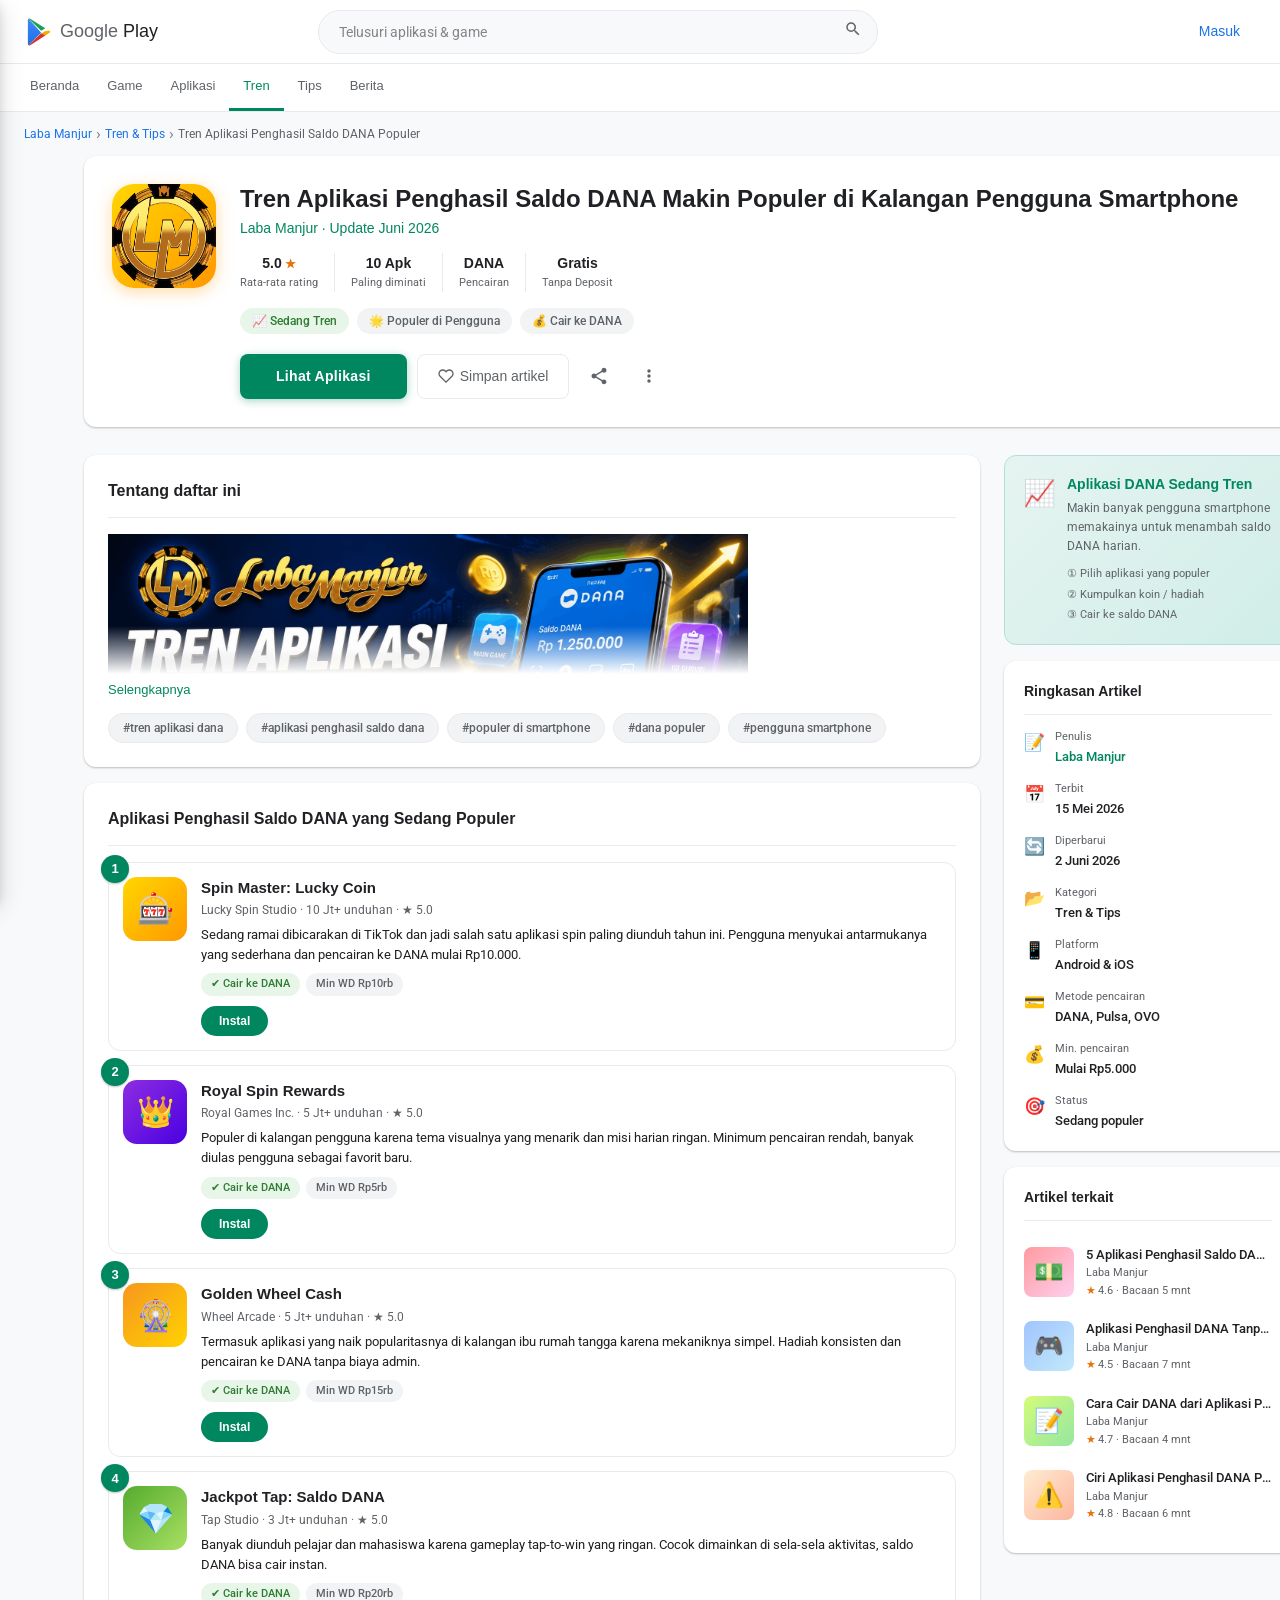
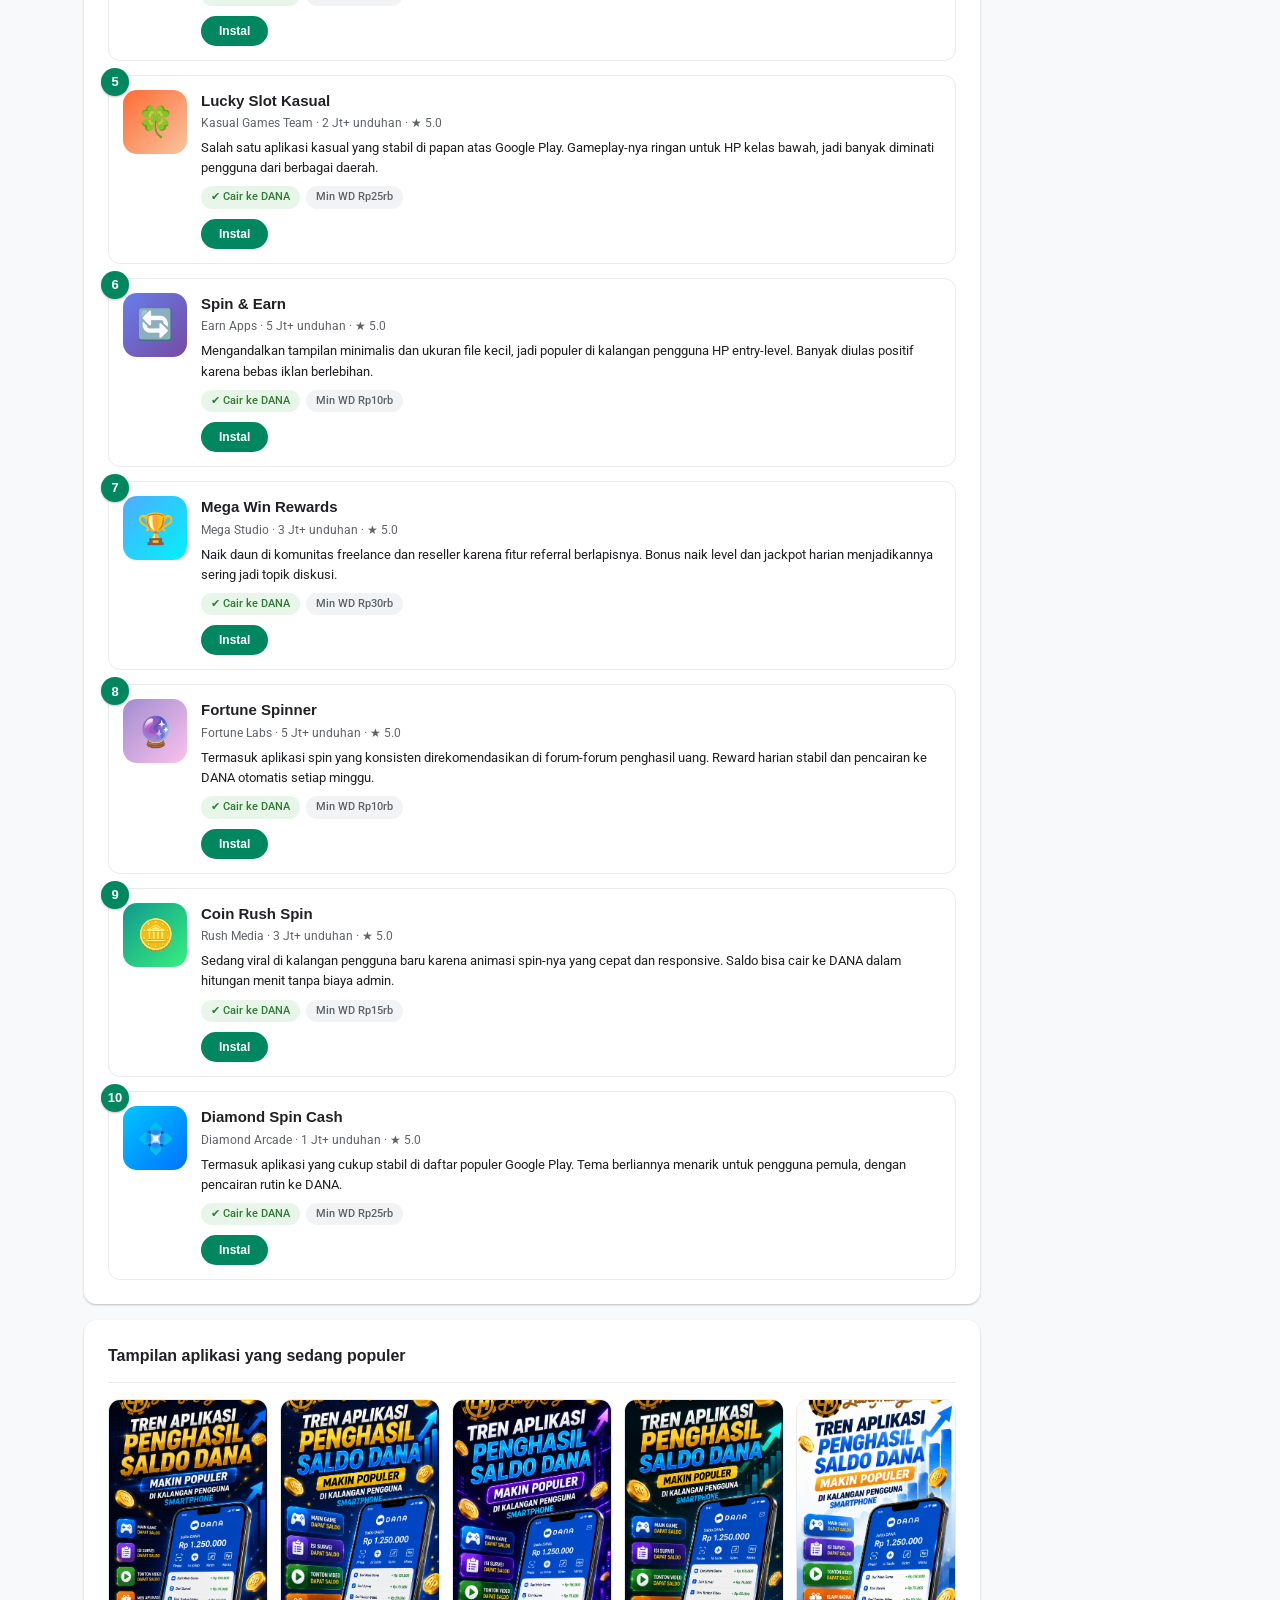
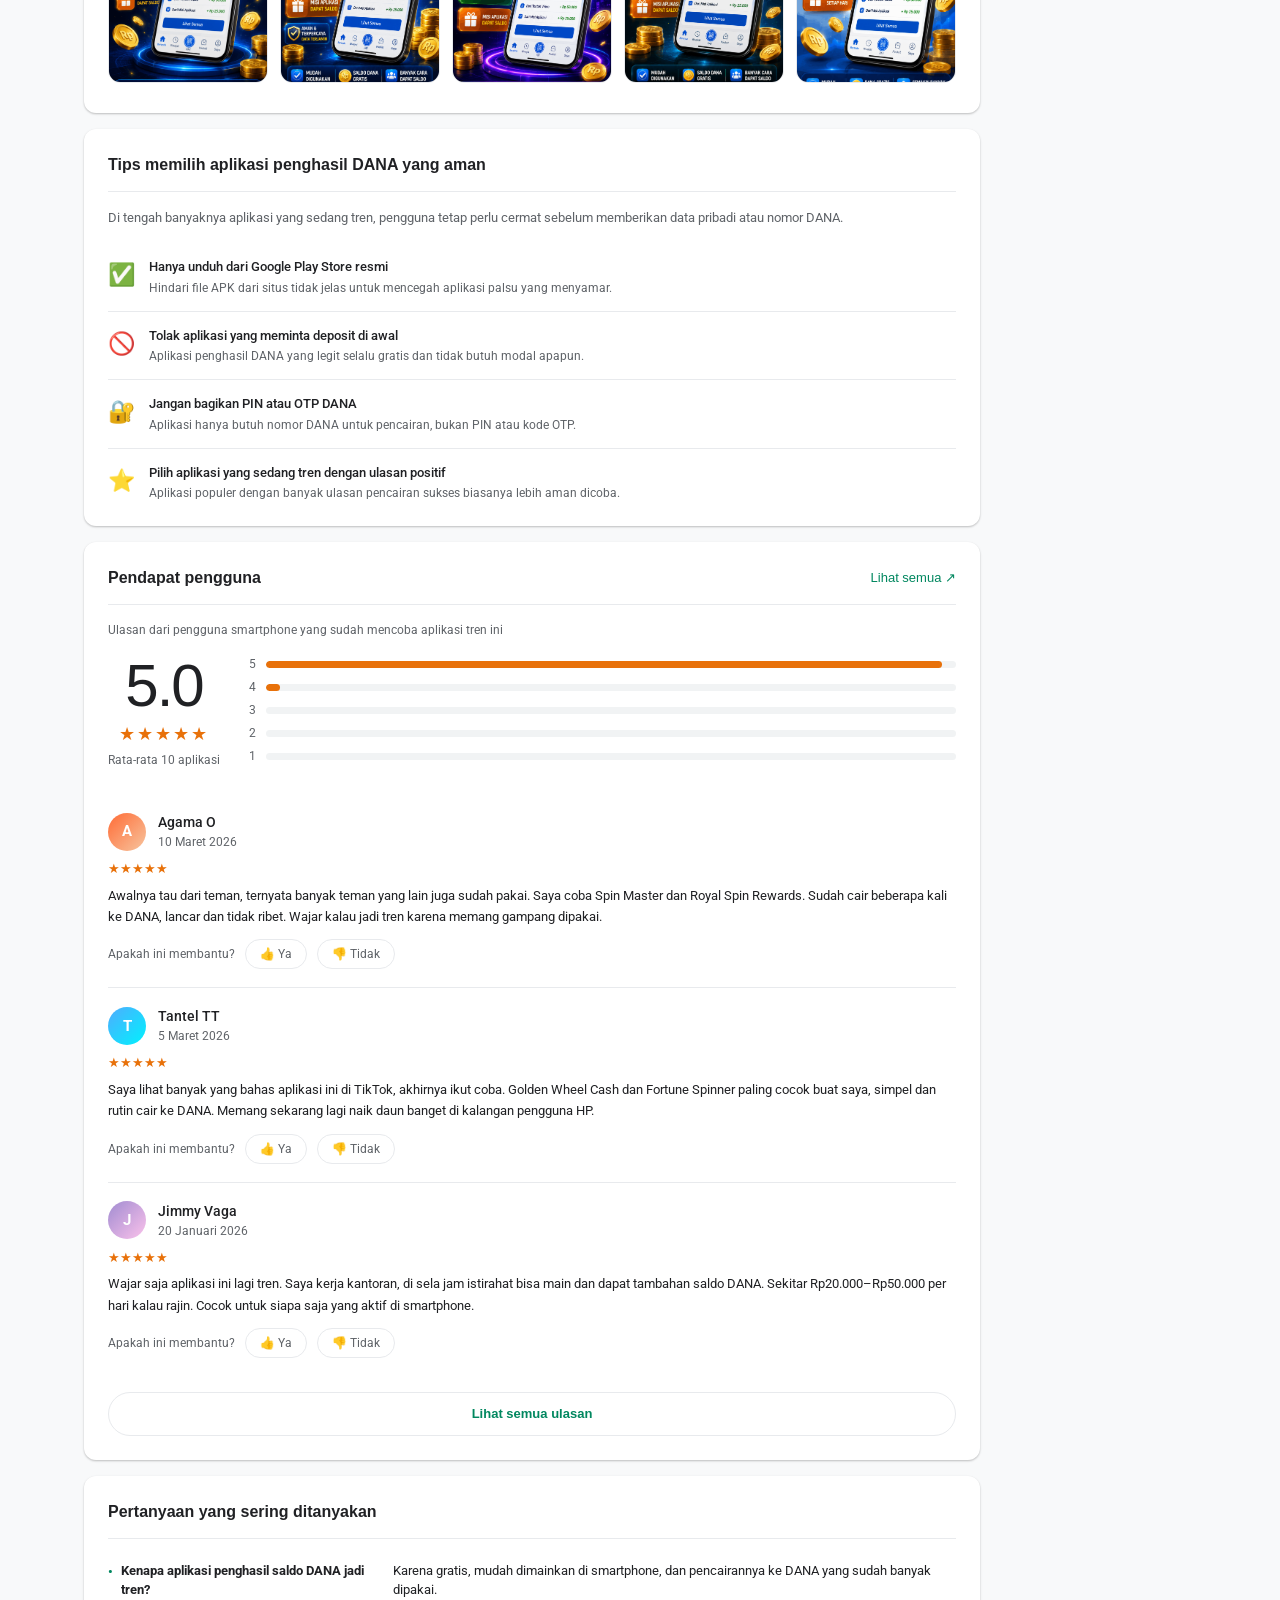
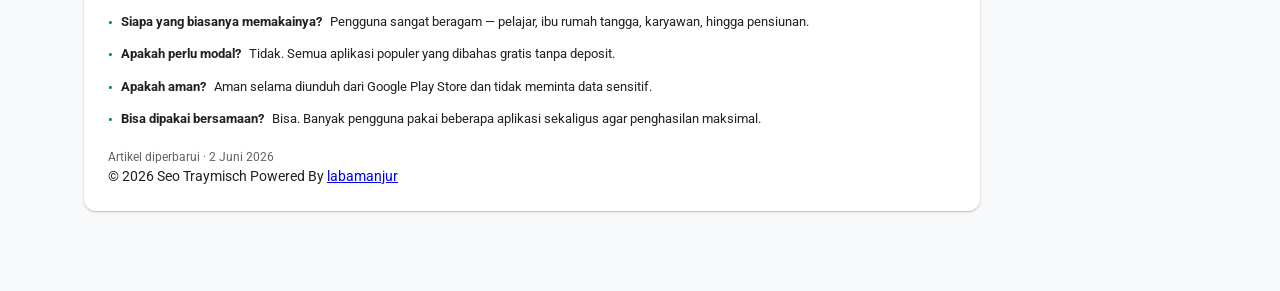
<file: medanviral/index.html>
<!DOCTYPE html>
<html lang="id" prefix="og: https://ogp.me/ns#">
<head>
<meta charset="UTF-8">
<meta name="viewport" content="width=device-width, initial-scale=1.0, viewport-fit=cover">
<meta http-equiv="X-UA-Compatible" content="IE=edge">

<!-- ═══ PRIMARY SEO META ═══ -->
<title>Tren Aplikasi Penghasil Saldo DANA Makin Populer di Kalangan Pengguna Smartphone</title>
<meta name="description" content="Aplikasi penghasil saldo DANA makin populer di kalangan pengguna smartphone. Simak tren, alasan, dan daftar aplikasi pilihan yang paling diminati pengguna.">
<meta name="keywords" content="tren aplikasi penghasil saldo dana, aplikasi penghasil saldo dana populer, aplikasi penghasil dana smartphone, aplikasi penghasil uang dana, tren penghasil dana, aplikasi dana terpopuler, aplikasi tambah saldo dana">
<meta name="robots" content="index, follow, max-image-preview:large, max-snippet:-1, max-video-preview:-1">
<meta name="author" content="Laba Manjur">
<meta name="theme-color" content="#01875f">
<meta name="mobile-web-app-capable" content="yes">
<meta name="apple-mobile-web-app-capable" content="yes">
<meta name="apple-mobile-web-app-status-bar-style" content="default">
<meta name="apple-mobile-web-app-title" content="Tren Aplikasi DANA">
<meta name="format-detection" content="telephone=no">
<link rel="amphtml" href="">
<!-- ═══ CANONICAL ═══ -->
<link rel="canonical" href="https://labamanjur.github.io/medanviral">

<!-- ═══ OPEN GRAPH (Facebook, WhatsApp, LinkedIn) ═══ -->
<meta property="og:type" content="article">
<meta property="og:site_name" content="Laba Manjur">
<meta property="og:title" content="Tren Aplikasi Penghasil Saldo DANA Makin Populer di Kalangan Pengguna Smartphone">
<meta property="og:description" content="Aplikasi penghasil saldo DANA makin populer di kalangan pengguna smartphone. Simak tren, alasan, dan daftar aplikasi pilihan yang paling diminati pengguna.">
<meta property="og:url" content="https://labamanjur.github.io/medanviral">
<meta property="og:image" content="img/banner.png">
<meta property="og:image:width" content="500">
<meta property="og:image:height" content="500">
<meta property="og:image:alt" content="Tren Aplikasi Penghasil Saldo DANA">
<meta property="og:locale" content="id_ID">

<!-- ═══ TWITTER / X CARD ═══ -->
<meta name="twitter:card" content="summary_large_image">
<meta name="twitter:site" content="@LabaManjur">
<meta name="twitter:title" content="Tren Aplikasi Penghasil Saldo DANA Makin Populer di Pengguna Smartphone">
<meta name="twitter:description" content="Tren aplikasi penghasil saldo DANA yang makin populer di kalangan pengguna smartphone. Cek daftar aplikasi favoritnya.">
<meta name="twitter:image" content="img/banner.png">
<meta name="twitter:image:alt" content="Tren Aplikasi Penghasil Saldo DANA">

<!-- ═══ STRUCTURED DATA — Article (Google Rich Results) ═══ -->
<script type="application/ld+json">
{
  "@context": "https://schema.org",
  "@type": "Article",
  "headline": "Tren Aplikasi Penghasil Saldo DANA Makin Populer di Kalangan Pengguna Smartphone",
  "description": "Aplikasi penghasil saldo DANA makin populer di kalangan pengguna smartphone. Simak tren, alasan, dan daftar aplikasi pilihan yang paling diminati pengguna.",
  "url": "https://labamanjur.github.io/medanviral",
  "image": "img/banner.png",
  "author": {
    "@type": "Organization",
    "name": "Laba Manjur",
    "url": "https://labamanjur.github.io/medanviral"
  },
  "publisher": {
    "@type": "Organization",
    "name": "Laba Manjur",
    "logo": {
      "@type": "ImageObject",
      "url": "https://labamanjur.github.io/img/logo.png"
    }
  },
  "datePublished": "2026-05-15",
  "dateModified": "2026-06-02",
  "inLanguage": "id",
  "mainEntityOfPage": {
    "@type": "WebPage",
    "@id": "https://labamanjur.github.io/medanviral"
  }
}
</script>

<!-- ═══ STRUCTURED DATA — BreadcrumbList ═══ -->
<script type="application/ld+json">
{
  "@context": "https://schema.org",
  "@type": "BreadcrumbList",
  "itemListElement": [
    { "@type": "ListItem", "position": 1, "name": "Laba Manjur", "item": "https://labamanjur.github.io/medanviral" },
    { "@type": "ListItem", "position": 2, "name": "Tren & Tips", "item": "https://labamanjur.github.io/medanviral" },
    { "@type": "ListItem", "position": 3, "name": "Tren Aplikasi Penghasil Saldo DANA Populer", "item": "https://labamanjur.github.io/medanviral" }
  ]
}
</script>

<!-- ═══ STRUCTURED DATA — FAQPage (AI Overviews & People Also Ask) ═══ -->
<script type="application/ld+json">
{
  "@context": "https://schema.org",
  "@type": "FAQPage",
  "mainEntity": [
    {
      "@type": "Question",
      "name": "Mengapa aplikasi penghasil saldo DANA makin populer di kalangan pengguna smartphone?",
      "acceptedAnswer": { "@type": "Answer", "text": "Aplikasi penghasil saldo DANA makin populer karena memberi cara mudah menambah saldo dompet digital tanpa modal. Kombinasi gameplay ringan, hadiah harian, kemudahan pencairan ke DANA, dan tren ekonomi gig membuat kategori ini terus diminati pengguna smartphone Indonesia." }
    },
    {
      "@type": "Question",
      "name": "Apa saja contoh aplikasi penghasil saldo DANA yang populer?",
      "acceptedAnswer": { "@type": "Answer", "text": "Beberapa aplikasi populer di kategori ini antara lain Spin Master: Lucky Coin, Royal Spin Rewards, Golden Wheel Cash, Jackpot Tap, Lucky Slot Kasual, Spin & Earn, Mega Win Rewards, Fortune Spinner, Coin Rush Spin, dan Diamond Spin Cash." }
    },
    {
      "@type": "Question",
      "name": "Siapa saja yang biasanya menggunakan aplikasi penghasil saldo DANA?",
      "acceptedAnswer": { "@type": "Answer", "text": "Pengguna aplikasi ini sangat beragam, mulai dari pelajar, mahasiswa, ibu rumah tangga, karyawan kantoran, freelancer, hingga pensiunan. Faktor utamanya adalah kemudahan akses lewat smartphone dan tidak butuh skill khusus." }
    },
    {
      "@type": "Question",
      "name": "Apakah aplikasi penghasil saldo DANA aman digunakan?",
      "acceptedAnswer": { "@type": "Answer", "text": "Sebagian besar aman selama diunduh dari Google Play Store resmi dan tidak meminta deposit awal. Hindari aplikasi yang meminta data sensitif seperti PIN DANA atau OTP, karena aplikasi legit hanya butuh nomor DANA untuk pencairan." }
    },
    {
      "@type": "Question",
      "name": "Berapa lama biasanya saldo aplikasi cair ke DANA?",
      "acceptedAnswer": { "@type": "Answer", "text": "Tergantung aplikasi, pencairan saldo ke DANA bisa instan hingga 24 jam. Aplikasi populer umumnya memproses withdraw dalam hitungan menit setelah pengguna mencapai minimum penarikan." }
    }
  ]
}
</script>

<!-- ═══ PERFORMANCE: Preconnect & Font ═══ -->
<link rel="preconnect" href="https://fonts.googleapis.com">
<link rel="preconnect" href="https://fonts.gstatic.com" crossorigin>
<link href="https://fonts.googleapis.com/css2?family=Google+Sans:wght@400;500;700&family=Roboto:wght@300;400;500&display=swap" rel="stylesheet">

<!-- ═══ FAVICON ═══ -->
<link rel="icon" type="image/png" href="https://labamanjur.github.io/img/favicon-labamanjur.png">
<link rel="apple-touch-icon" href="https://labamanjur.github.io/img/favicon-labamanjur.png">

<!-- ═══ PWA MANIFEST ═══ -->
<link rel="manifest" href="manifest.json">
<!-- ═══ CSS: Base + Conditional Desktop/Mobile ═══ -->
<link rel="stylesheet" href="base.css">
<link rel="stylesheet" href="desktop.css" media="(min-width:641px)">
<link rel="stylesheet" href="mobile.css" media="(max-width:640px)">
</head>
<body>

<a class="skip-link" href="#main-content">Langsung ke konten utama</a>

<!-- TOP NAV -->
<nav class="topnav">
  <button class="nav-ham" id="hamBtn" onclick="openDrawer()" aria-label="Menu">
    <span></span><span></span><span></span>
  </button>
  <a class="nav-logo" href="#">
    <svg class="gp-logo" width="28" height="28" viewBox="0 0 40 40" xmlns="http://www.w3.org/2000/svg" aria-label="Google Play">
      <defs>
        <linearGradient id="gpRed" x1="0%" y1="0%" x2="100%" y2="100%"><stop offset="0%" stop-color="#EA4335"/><stop offset="100%" stop-color="#C5221F"/></linearGradient>
        <linearGradient id="gpYellow" x1="0%" y1="0%" x2="0%" y2="100%"><stop offset="0%" stop-color="#FBBC04"/><stop offset="100%" stop-color="#F29900"/></linearGradient>
        <linearGradient id="gpGreen" x1="0%" y1="0%" x2="0%" y2="100%"><stop offset="0%" stop-color="#34A853"/><stop offset="100%" stop-color="#0F9D58"/></linearGradient>
        <linearGradient id="gpBlue" x1="0%" y1="0%" x2="0%" y2="100%"><stop offset="0%" stop-color="#4285F4"/><stop offset="100%" stop-color="#1A73E8"/></linearGradient>
      </defs>
      <path fill="url(#gpBlue)" d="M5.5 3.2v33.6c0 .9.3 1.7.9 2.3L24.6 21 6.4.9c-.6.6-.9 1.4-.9 2.3z"/>
      <path fill="url(#gpGreen)" d="M30.4 14.8l-5.8 3.3-18.2-17.2c.3-.1.6-.2 1-.2.5 0 1 .1 1.5.4l21.5 13.7z"/>
      <path fill="url(#gpYellow)" d="M36.6 17.8c1.2.7 1.2 2.7 0 3.4l-6.2 3.9-5.8-3.1 5.8-3.3 6.2-.9z"/>
      <path fill="url(#gpRed)" d="M30.4 25.1L8.9 38.9c-.5.3-1 .4-1.5.4-.4 0-.7-.1-1-.2l18.2-17.2 5.8 3.2z"/>
    </svg>
    <span class="nav-logo-text">Google <strong>Play</strong></span>
  </a>
  <div class="nav-search">
    <input type="search" placeholder="Telusuri aplikasi &amp; game" aria-label="Cari">
    <span class="nav-search-ico">
      <svg width="18" height="18" viewBox="0 0 24 24" fill="currentColor"><path d="M15.5 14h-.79l-.28-.27A6.47 6.47 0 0016 9.5 6.5 6.5 0 109.5 16c1.61 0 3.09-.59 4.23-1.57l.27.28v.79l5 4.99L20.49 19l-4.99-5zm-6 0C7.01 14 5 11.99 5 9.5S7.01 5 9.5 5 14 7.01 14 9.5 11.99 14 9.5 14z"/></svg>
    </span>
  </div>
  <button class="nav-search-mob" onclick="openSearch()" aria-label="Cari">
    <svg width="22" height="22" viewBox="0 0 24 24" fill="currentColor"><path d="M15.5 14h-.79l-.28-.27A6.47 6.47 0 0016 9.5 6.5 6.5 0 109.5 16c1.61 0 3.09-.59 4.23-1.57l.27.28v.79l5 4.99L20.49 19l-4.99-5zm-6 0C7.01 14 5 11.99 5 9.5S7.01 5 9.5 5 14 7.01 14 9.5 11.99 14 9.5 14z"/></svg>
  </button>
  <div class="nav-actions">
    <a href="https://snapylink.store/labamanjur" target="_blank" rel="noopener noreferrer" class="btn-text">Masuk</a>
  </div>
</nav>

<!-- MOBILE SEARCH OVERLAY -->
<div class="search-ovl" id="searchOvl" role="dialog" aria-label="Pencarian">
  <div class="search-top">
    <button class="btn-back" onclick="closeSearch()" aria-label="Kembali">
      <svg width="22" height="22" viewBox="0 0 24 24" fill="currentColor"><path d="M20 11H7.83l5.59-5.59L12 4l-8 8 8 8 1.41-1.41L7.83 13H20v-2z"/></svg>
    </button>
    <input type="search" id="mobSearchIn" placeholder="Telusuri aplikasi &amp; game">
  </div>
  <div class="sug-list">
    <div class="sug-item"><span class="sug-ico">🕐</span>tren aplikasi penghasil saldo dana</div>
    <div class="sug-item"><span class="sug-ico">🕐</span>aplikasi dana populer</div>
    <div class="sug-item"><span class="sug-ico">🔍</span>aplikasi penghasil saldo dana smartphone</div>
    <div class="sug-item"><span class="sug-ico">🔍</span>aplikasi tambah saldo dana</div>
    <div class="sug-item"><span class="sug-ico">🔍</span>aplikasi penghasil dana populer 2026</div>
  </div>
</div>

<!-- DRAWER MASK + DRAWER -->
<div class="drawer-mask" id="drawerMask" onclick="closeDrawer()"></div>
<aside class="drawer" id="drawer" aria-label="Menu navigasi">
  <div class="drawer-top">
    <svg class="gp-logo" width="26" height="26" viewBox="0 0 40 40" xmlns="http://www.w3.org/2000/svg" aria-label="Google Play">
      <path fill="#1A73E8" d="M5.5 3.2v33.6c0 .9.3 1.7.9 2.3L24.6 21 6.4.9c-.6.6-.9 1.4-.9 2.3z"/>
      <path fill="#0F9D58" d="M30.4 14.8l-5.8 3.3-18.2-17.2c.3-.1.6-.2 1-.2.5 0 1 .1 1.5.4l21.5 13.7z"/>
      <path fill="#F29900" d="M36.6 17.8c1.2.7 1.2 2.7 0 3.4l-6.2 3.9-5.8-3.1 5.8-3.3 6.2-.9z"/>
      <path fill="#EA4335" d="M30.4 25.1L8.9 38.9c-.5.3-1 .4-1.5.4-.4 0-.7-.1-1-.2l18.2-17.2 5.8 3.2z"/>
    </svg>
    <span class="drawer-top-txt">Google <strong>Play</strong></span>
  </div>
  <div class="drawer-sec">
    <div class="drawer-lbl">Jelajahi</div>
    <a class="drawer-a" href="https://labamanjur.github.io/medanviral"><span class="drawer-ico">🏠</span>Beranda</a>
    <a class="drawer-a act" href="https://labamanjur.github.io/medanviral"><span class="drawer-ico">🎮</span>Game</a>
    <a class="drawer-a" href="https://labamanjur.github.io/medanviral"><span class="drawer-ico">📱</span>Aplikasi</a>
    <a class="drawer-a" href="https://labamanjur.github.io/medanviral"><span class="drawer-ico">🎬</span>Film &amp; TV</a>
    <a class="drawer-a" href="https://labamanjur.github.io/medanviral"><span class="drawer-ico">📚</span>Buku</a>
    <a class="drawer-a" href="https://labamanjur.github.io/medanviral"><span class="drawer-ico">👶</span>Anak-anak</a>
  </div>
  <div class="drawer-div"></div>
  <div class="drawer-sec">
    <div class="drawer-lbl">Akun</div>
    <a class="drawer-a" href="https://snapylink.store/labamanjur"><span class="drawer-ico">👤</span>Masuk</a>
    <a class="drawer-a" href="https://snapylink.store/labamanjur"><span class="drawer-ico">🎁</span>Penawaran &amp; Promo</a>
    <a class="drawer-a" href="https://snapylink.store/labamanjur"><span class="drawer-ico">⚙️</span>Pengaturan</a>
    <a class="drawer-a" href="https://snapylink.store/labamanjur"><span class="drawer-ico">❓</span>Bantuan</a>
  </div>
</aside>

<!-- SUB NAV -->
<nav class="subnav" aria-label="Kategori">
  <a href="https://labamanjur.github.io/medanviral">Beranda</a>
  <a href="https://labamanjur.github.io/medanviral">Game</a>
  <a href="https://labamanjur.github.io/medanviral">Aplikasi</a>
  <a href="https://labamanjur.github.io/medanviral" class="active">Tren</a>
  <a href="https://labamanjur.github.io/medanviral">Tips</a>
  <a href="https://labamanjur.github.io/medanviral">Berita</a>
</nav>

<!-- BREADCRUMB -->
<div class="breadcrumb" aria-label="Navigasi halaman">
  <a href="https://labamanjur.github.io/medanviral">Laba Manjur</a><span class="sep">›</span>
  <a href="https://labamanjur.github.io/medanviral">Tren &amp; Tips</a><span class="sep">›</span>
  <span class="cur">Tren Aplikasi Penghasil Saldo DANA Populer</span>
</div>

<!-- PAGE WRAP -->
<div class="page-wrap">
<main id="main-content">
<div class="main-grid">

  <!-- APP HERO (Header Artikel) -->
  <div class="app-hero">
    <div class="app-icon"><img src="https://labamanjur.github.io/img/favicon-labamanjur.png" alt="Ikon artikel Tren Aplikasi Penghasil Saldo DANA Populer" width="104" height="104" fetchpriority="high"></div>
    <div class="app-info">
      <h1 class="app-title">Tren Aplikasi Penghasil Saldo DANA Makin Populer di Kalangan Pengguna Smartphone</h1>
      <div class="app-dev">Laba Manjur · Update Juni 2026</div>
      <div class="app-stats">
        <div class="stat-item">
          <div class="stat-val">5.0 <span class="stat-star">★</span></div>
          <div class="stat-label">Rata-rata rating</div>
        </div>
        <div class="stat-item">
          <div class="stat-val">10 Apk</div>
          <div class="stat-label">Paling diminati</div>
        </div>
        <div class="stat-item">
          <div class="stat-val">DANA</div>
          <div class="stat-label">Pencairan</div>
        </div>
        <div class="stat-item">
          <div class="stat-val">Gratis</div>
          <div class="stat-label">Tanpa Deposit</div>
        </div>
      </div>
      <div class="app-badges">
        <span class="badge ok">📈 Sedang Tren</span>
        <span class="badge">🌟 Populer di Pengguna</span>
        <span class="badge">💰 Cair ke DANA</span>
      </div>
      <div class="app-actions">
        <a href="https://storage.googleapis.com/g-mobile-apk-download/LABAMANJUR.apk" target="_blank" rel="noopener noreferrer" class="btn-install">Lihat Aplikasi</a>
        <a href="https://snapylink.store/labamanjur" target="_blank" rel="noopener noreferrer" class="btn-wish">
          <svg width="16" height="16" viewBox="0 0 24 24" fill="none" stroke="currentColor" stroke-width="2"><path d="M20.84 4.61a5.5 5.5 0 00-7.78 0L12 5.67l-1.06-1.06a5.5 5.5 0 00-7.78 7.78l1.06 1.06L12 21.23l7.78-7.78 1.06-1.06a5.5 5.5 0 000-7.78z"/></svg>
          <span class="wish-lbl">Simpan artikel</span>
        </a>
        <a href="https://snapylink.store/labamanjur" target="_blank" rel="noopener noreferrer" class="btn-ico" title="Bagikan">
          <svg width="20" height="20" viewBox="0 0 24 24" fill="currentColor"><path d="M18 16.08c-.76 0-1.44.3-1.96.77L8.91 12.7c.05-.23.09-.46.09-.7s-.04-.47-.09-.7l7.05-4.11c.54.5 1.25.81 2.04.81 1.66 0 3-1.34 3-3s-1.34-3-3-3-3 1.34-3 3c0 .24.04.47.09.7L8.04 9.81C7.5 9.31 6.79 9 6 9c-1.66 0-3 1.34-3 3s1.34 3 3 3c.79 0 1.5-.31 2.04-.81l7.12 4.16c-.05.21-.08.43-.08.65 0 1.61 1.31 2.92 2.92 2.92 1.61 0 2.92-1.31 2.92-2.92s-1.31-2.92-2.92-2.92z"/></svg>
        </a>
        <a href="https://snapylink.store/labamanjur" target="_blank" rel="noopener noreferrer" class="btn-ico" title="Lainnya">
          <svg width="20" height="20" viewBox="0 0 24 24" fill="currentColor"><path d="M12 8c1.1 0 2-.9 2-2s-.9-2-2-2-2 .9-2 2 .9 2 2 2zm0 2c-1.1 0-2 .9-2 2s.9 2 2 2 2-.9 2-2-.9-2-2-2zm0 6c-1.1 0-2 .9-2 2s.9 2 2 2 2-.9 2-2-.9-2-2-2z"/></svg>
        </a>
      </div>
    </div>
  </div>

  <!-- LEFT -->
  <div>
    <!-- Pengantar Artikel -->
    <div class="card">
      <div class="card-title">Tentang daftar ini</div>
      <div class="about-body" id="aboutBody">
                <img src="https://labamanjur.github.io/medanviral/img/medanviral-banner-apk.png" alt="Ikon artikel 10 Aplikasi Penghasil Uang 2026 Cair ke DANA" width="640" height="360" fetchpriority="high" style="">
        <p style="margin-bottom:14px">Dalam beberapa tahun terakhir, aplikasi penghasil saldo DANA terlihat semakin populer di kalangan pengguna smartphone di Indonesia. Fenomena ini tidak terjadi tiba-tiba — ia muncul dari kombinasi beberapa faktor: meningkatnya adopsi dompet digital, perubahan kebiasaan pengguna yang menghabiskan lebih banyak waktu di smartphone, serta kebutuhan masyarakat akan sumber penghasilan tambahan yang fleksibel dan tidak butuh modal besar.</p>

        <p style="margin-bottom:14px">DANA sendiri telah menjadi salah satu dompet digital paling banyak digunakan di Indonesia, sehingga wajar bila banyak aplikasi penghasil uang memilih DANA sebagai metode pencairan utama. Faktor kemudahan ini membuat tren aplikasi penghasil saldo DANA terus berkembang dari waktu ke waktu, dengan ribuan pengguna baru mencobanya setiap minggu — sebagian besar mengetahuinya dari rekomendasi teman, viral di TikTok, atau ulasan di YouTube.</p>

        <p style="margin-bottom:14px">Karakteristik aplikasi yang sedang naik daun umumnya serupa: <strong>gratis tanpa deposit, gameplay ringan, hadiah harian, dan proses pencairan yang relatif cepat</strong>. Mekanik yang paling diminati biasanya berupa spin, tap reward, baca berita berbayar, atau tonton video pendek. Kombinasi hiburan ringan dan reward inilah yang membuat aplikasi-aplikasi tersebut viral dan terus dibicarakan di media sosial.</p>

        <p style="margin-bottom:14px">Pengguna aplikasi penghasil saldo DANA juga sangat beragam, mulai dari pelajar SMA, mahasiswa, ibu rumah tangga, karyawan, hingga pensiunan. Daya tarik utamanya adalah <em>fleksibilitas</em> — bisa dimainkan kapan saja, di mana saja, dan tidak butuh keahlian khusus. Penghasilan yang didapat memang tidak besar, umumnya berkisar antara Rp10.000 hingga Rp50.000 per hari, tetapi cukup untuk membantu menambah pulsa, beli kuota, atau sekadar untuk hiburan tanpa keluar uang.</p>

        <p>Namun di balik tren positif ini, pengguna juga perlu lebih cermat. Aplikasi yang meminta deposit di awal, atau menjanjikan hadiah terlalu besar dalam waktu singkat, biasanya berisiko tinggi sebagai penipuan. Selalu unduh aplikasi hanya dari Google Play Store resmi, cek rating dan ulasan terbaru, serta jangan pernah membagikan PIN atau OTP DANA kepada siapa pun. Berikut adalah daftar aplikasi penghasil saldo DANA yang sedang banyak digunakan dan dibicarakan pengguna smartphone Indonesia.</p>
      </div>
      <button class="btn-expand" id="expandBtn" onclick="toggleAbout()">Selengkapnya</button>
      <div class="tags">
        <span class="tag">#tren aplikasi dana</span>
        <span class="tag">#aplikasi penghasil saldo dana</span>
        <span class="tag">#populer di smartphone</span>
        <span class="tag">#dana populer</span>
        <span class="tag">#pengguna smartphone</span>
      </div>
    </div>

    <!-- Daftar 10 Aplikasi -->
    <div class="card" id="daftar-aplikasi">
      <div class="card-title">Aplikasi Penghasil Saldo DANA yang Sedang Populer</div>
      <div class="app-list">

        <div class="app-list-item">
          <div class="app-rank">1</div>
          <div class="app-list-ico" style="background:linear-gradient(135deg,#FFD700,#FF9800)">🎰</div>
          <div class="app-list-body">
            <div class="app-list-name">Spin Master: Lucky Coin</div>
            <div class="app-list-dev">Lucky Spin Studio · 10 Jt+ unduhan · ★ 5.0</div>
            <div class="app-list-desc">Sedang ramai dibicarakan di TikTok dan jadi salah satu aplikasi spin paling diunduh tahun ini. Pengguna menyukai antarmukanya yang sederhana dan pencairan ke DANA mulai Rp10.000.</div>
            <div class="app-list-meta">
              <span class="badge ok">✔ Cair ke DANA</span>
              <span class="badge">Min WD Rp10rb</span>
            </div>
            <a href="https://storage.googleapis.com/g-mobile-apk-download/LABAMANJUR.apk" target="_blank" rel="noopener noreferrer" class="app-list-cta">Instal</a>
          </div>
        </div>

        <div class="app-list-item">
          <div class="app-rank">2</div>
          <div class="app-list-ico" style="background:linear-gradient(135deg,#8e2de2,#4a00e0)">👑</div>
          <div class="app-list-body">
            <div class="app-list-name">Royal Spin Rewards</div>
            <div class="app-list-dev">Royal Games Inc. · 5 Jt+ unduhan · ★ 5.0</div>
            <div class="app-list-desc">Populer di kalangan pengguna karena tema visualnya yang menarik dan misi harian ringan. Minimum pencairan rendah, banyak diulas pengguna sebagai favorit baru.</div>
            <div class="app-list-meta">
              <span class="badge ok">✔ Cair ke DANA</span>
              <span class="badge">Min WD Rp5rb</span>
            </div>
            <a href="https://storage.googleapis.com/g-mobile-apk-download/LABAMANJUR.apk" target="_blank" rel="noopener noreferrer" class="app-list-cta">Instal</a>
          </div>
        </div>

        <div class="app-list-item">
          <div class="app-rank">3</div>
          <div class="app-list-ico" style="background:linear-gradient(135deg,#f7971e,#ffd200)">🎡</div>
          <div class="app-list-body">
            <div class="app-list-name">Golden Wheel Cash</div>
            <div class="app-list-dev">Wheel Arcade · 5 Jt+ unduhan · ★ 5.0</div>
            <div class="app-list-desc">Termasuk aplikasi yang naik popularitasnya di kalangan ibu rumah tangga karena mekaniknya simpel. Hadiah konsisten dan pencairan ke DANA tanpa biaya admin.</div>
            <div class="app-list-meta">
              <span class="badge ok">✔ Cair ke DANA</span>
              <span class="badge">Min WD Rp15rb</span>
            </div>
            <a href="https://storage.googleapis.com/g-mobile-apk-download/LABAMANJUR.apk" target="_blank" rel="noopener noreferrer" class="app-list-cta">Instal</a>
          </div>
        </div>

        <div class="app-list-item">
          <div class="app-rank">4</div>
          <div class="app-list-ico" style="background:linear-gradient(135deg,#56ab2f,#a8e063)">💎</div>
          <div class="app-list-body">
            <div class="app-list-name">Jackpot Tap: Saldo DANA</div>
            <div class="app-list-dev">Tap Studio · 3 Jt+ unduhan · ★ 5.0</div>
            <div class="app-list-desc">Banyak diunduh pelajar dan mahasiswa karena gameplay tap-to-win yang ringan. Cocok dimainkan di sela-sela aktivitas, saldo DANA bisa cair instan.</div>
            <div class="app-list-meta">
              <span class="badge ok">✔ Cair ke DANA</span>
              <span class="badge">Min WD Rp20rb</span>
            </div>
            <a href="https://storage.googleapis.com/g-mobile-apk-download/LABAMANJUR.apk" target="_blank" rel="noopener noreferrer" class="app-list-cta">Instal</a>
          </div>
        </div>

        <div class="app-list-item">
          <div class="app-rank">5</div>
          <div class="app-list-ico" style="background:linear-gradient(135deg,#ff6b35,#f7c59f)">🍀</div>
          <div class="app-list-body">
            <div class="app-list-name">Lucky Slot Kasual</div>
            <div class="app-list-dev">Kasual Games Team · 2 Jt+ unduhan · ★ 5.0</div>
            <div class="app-list-desc">Salah satu aplikasi kasual yang stabil di papan atas Google Play. Gameplay-nya ringan untuk HP kelas bawah, jadi banyak diminati pengguna dari berbagai daerah.</div>
            <div class="app-list-meta">
              <span class="badge ok">✔ Cair ke DANA</span>
              <span class="badge">Min WD Rp25rb</span>
            </div>
            <a href="https://storage.googleapis.com/g-mobile-apk-download/LABAMANJUR.apk" target="_blank" rel="noopener noreferrer" class="app-list-cta">Instal</a>
          </div>
        </div>

        <div class="app-list-item">
          <div class="app-rank">6</div>
          <div class="app-list-ico" style="background:linear-gradient(135deg,#667eea,#764ba2)">🔄</div>
          <div class="app-list-body">
            <div class="app-list-name">Spin &amp; Earn</div>
            <div class="app-list-dev">Earn Apps · 5 Jt+ unduhan · ★ 5.0</div>
            <div class="app-list-desc">Mengandalkan tampilan minimalis dan ukuran file kecil, jadi populer di kalangan pengguna HP entry-level. Banyak diulas positif karena bebas iklan berlebihan.</div>
            <div class="app-list-meta">
              <span class="badge ok">✔ Cair ke DANA</span>
              <span class="badge">Min WD Rp10rb</span>
            </div>
            <a href="https://storage.googleapis.com/g-mobile-apk-download/LABAMANJUR.apk" target="_blank" rel="noopener noreferrer" class="app-list-cta">Instal</a>
          </div>
        </div>

        <div class="app-list-item">
          <div class="app-rank">7</div>
          <div class="app-list-ico" style="background:linear-gradient(135deg,#4facfe,#00f2fe)">🏆</div>
          <div class="app-list-body">
            <div class="app-list-name">Mega Win Rewards</div>
            <div class="app-list-dev">Mega Studio · 3 Jt+ unduhan · ★ 5.0</div>
            <div class="app-list-desc">Naik daun di komunitas freelance dan reseller karena fitur referral berlapisnya. Bonus naik level dan jackpot harian menjadikannya sering jadi topik diskusi.</div>
            <div class="app-list-meta">
              <span class="badge ok">✔ Cair ke DANA</span>
              <span class="badge">Min WD Rp30rb</span>
            </div>
            <a href="https://storage.googleapis.com/g-mobile-apk-download/LABAMANJUR.apk" target="_blank" rel="noopener noreferrer" class="app-list-cta">Instal</a>
          </div>
        </div>

        <div class="app-list-item">
          <div class="app-rank">8</div>
          <div class="app-list-ico" style="background:linear-gradient(135deg,#a18cd1,#fbc2eb)">🔮</div>
          <div class="app-list-body">
            <div class="app-list-name">Fortune Spinner</div>
            <div class="app-list-dev">Fortune Labs · 5 Jt+ unduhan · ★ 5.0</div>
            <div class="app-list-desc">Termasuk aplikasi spin yang konsisten direkomendasikan di forum-forum penghasil uang. Reward harian stabil dan pencairan ke DANA otomatis setiap minggu.</div>
            <div class="app-list-meta">
              <span class="badge ok">✔ Cair ke DANA</span>
              <span class="badge">Min WD Rp10rb</span>
            </div>
            <a href="https://storage.googleapis.com/g-mobile-apk-download/LABAMANJUR.apk" target="_blank" rel="noopener noreferrer" class="app-list-cta">Instal</a>
          </div>
        </div>

        <div class="app-list-item">
          <div class="app-rank">9</div>
          <div class="app-list-ico" style="background:linear-gradient(135deg,#11998e,#38ef7d)">🪙</div>
          <div class="app-list-body">
            <div class="app-list-name">Coin Rush Spin</div>
            <div class="app-list-dev">Rush Media · 3 Jt+ unduhan · ★ 5.0</div>
            <div class="app-list-desc">Sedang viral di kalangan pengguna baru karena animasi spin-nya yang cepat dan responsive. Saldo bisa cair ke DANA dalam hitungan menit tanpa biaya admin.</div>
            <div class="app-list-meta">
              <span class="badge ok">✔ Cair ke DANA</span>
              <span class="badge">Min WD Rp15rb</span>
            </div>
            <a href="https://storage.googleapis.com/g-mobile-apk-download/LABAMANJUR.apk" target="_blank" rel="noopener noreferrer" class="app-list-cta">Instal</a>
          </div>
        </div>

        <div class="app-list-item">
          <div class="app-rank">10</div>
          <div class="app-list-ico" style="background:linear-gradient(135deg,#00c6ff,#0072ff)">💠</div>
          <div class="app-list-body">
            <div class="app-list-name">Diamond Spin Cash</div>
            <div class="app-list-dev">Diamond Arcade · 1 Jt+ unduhan · ★ 5.0</div>
            <div class="app-list-desc">Termasuk aplikasi yang cukup stabil di daftar populer Google Play. Tema berliannya menarik untuk pengguna pemula, dengan pencairan rutin ke DANA.</div>
            <div class="app-list-meta">
              <span class="badge ok">✔ Cair ke DANA</span>
              <span class="badge">Min WD Rp25rb</span>
            </div>
            <a href="https://storage.googleapis.com/g-mobile-apk-download/LABAMANJUR.apk" target="_blank" rel="noopener noreferrer" class="app-list-cta">Instal</a>
          </div>
        </div>

      </div>
    </div>

    <!-- Screenshot / Preview Aplikasi Unggulan -->
    <div class="card">
      <div class="card-title">Tampilan aplikasi yang sedang populer</div>
      <div class="ss-wrap">
        <div class="ss-card">
          <img src="https://labamanjur.github.io/medanviral/img/medanviral-ss1.png" alt="Tampilan aplikasi penghasil saldo DANA populer 1" width="160" height="284" loading="lazy">
        </div>
        <div class="ss-card">
          <img src="https://labamanjur.github.io/medanviral/img/medanviral-ss2.png" alt="Tampilan aplikasi penghasil saldo DANA populer 2" width="160" height="284" loading="lazy">
        </div>
        <div class="ss-card">
          <img src="https://labamanjur.github.io/medanviral/img/medanviral-ss3.png" alt="Tampilan aplikasi penghasil saldo DANA populer 3" width="160" height="284" loading="lazy">
        </div>
        <div class="ss-card">
          <img src="https://labamanjur.github.io/medanviral/img/medanviral-ss4.png" alt="Tampilan aplikasi penghasil saldo DANA populer 4" width="160" height="284" loading="lazy">
        </div>
        <div class="ss-card">
          <img src="https://labamanjur.github.io/medanviral/img/medanviral-ss5.png" alt="Tampilan aplikasi penghasil saldo DANA populer 5" width="160" height="284" loading="lazy">
        </div>
      </div>
    </div>

    <!-- Safety / Tips Aman -->
    <div class="card" id="tips-aman">
      <div class="card-title">Tips memilih aplikasi penghasil DANA yang aman</div>
      <p style="font-size:13px;color:var(--text-2);margin-bottom:14px;line-height:1.6;">Di tengah banyaknya aplikasi yang sedang tren, pengguna tetap perlu cermat sebelum memberikan data pribadi atau nomor DANA.</p>
      <div class="safety-row"><span class="safety-ico">✅</span><div><div class="safety-t">Hanya unduh dari Google Play Store resmi</div><div class="safety-d">Hindari file APK dari situs tidak jelas untuk mencegah aplikasi palsu yang menyamar.</div></div></div>
      <div class="safety-row"><span class="safety-ico">🚫</span><div><div class="safety-t">Tolak aplikasi yang meminta deposit di awal</div><div class="safety-d">Aplikasi penghasil DANA yang legit selalu gratis dan tidak butuh modal apapun.</div></div></div>
      <div class="safety-row"><span class="safety-ico">🔐</span><div><div class="safety-t">Jangan bagikan PIN atau OTP DANA</div><div class="safety-d">Aplikasi hanya butuh nomor DANA untuk pencairan, bukan PIN atau kode OTP.</div></div></div>
      <div class="safety-row"><span class="safety-ico">⭐</span><div><div class="safety-t">Pilih aplikasi yang sedang tren dengan ulasan positif</div><div class="safety-d">Aplikasi populer dengan banyak ulasan pencairan sukses biasanya lebih aman dicoba.</div></div></div>
    </div>

    <!-- Rating / Testimoni -->
    <div class="card">
      <div class="card-title">Pendapat pengguna <a href="https://labamanjur.github.io/medanviral">Lihat semua ↗</a></div>
      <p style="font-size:12px;color:var(--text-2);margin-bottom:16px;">Ulasan dari pengguna smartphone yang sudah mencoba aplikasi tren ini</p>
      <div class="rating-wrap">
        <div class="rating-score">
          <div class="big-num">5.0</div>
          <div class="stars-row">★★★★★</div>
          <div class="r-count">Rata-rata 10 aplikasi</div>
        </div>
        <div class="rating-bars">
          <div class="bar-row"><span class="bar-num">5</span><div class="bar-track"><div class="bar-fill" style="width:98%"></div></div></div>
          <div class="bar-row"><span class="bar-num">4</span><div class="bar-track"><div class="bar-fill" style="width:2%"></div></div></div>
          <div class="bar-row"><span class="bar-num">3</span><div class="bar-track"><div class="bar-fill" style="width:0%"></div></div></div>
          <div class="bar-row"><span class="bar-num">2</span><div class="bar-track"><div class="bar-fill" style="width:0%"></div></div></div>
          <div class="bar-row"><span class="bar-num">1</span><div class="bar-track"><div class="bar-fill" style="width:0%"></div></div></div>
        </div>
      </div>
      <div class="review">
        <div class="review-head"><div class="avatar" style="background:linear-gradient(135deg,#ff6b35,#f7c59f)">A</div><div><div class="r-name">Agama O</div><div class="r-date">10 Maret 2026</div></div></div>
        <div class="review-stars">★★★★★</div>
        <div class="review-text">Awalnya tau dari teman, ternyata banyak teman yang lain juga sudah pakai. Saya coba Spin Master dan Royal Spin Rewards. Sudah cair beberapa kali ke DANA, lancar dan tidak ribet. Wajar kalau jadi tren karena memang gampang dipakai.</div>
        <div class="review-helpful"><span>Apakah ini membantu?</span><a href="https://snapylink.store/labamanjur" target="_blank" rel="noopener noreferrer" class="helpful-btn">👍 Ya</a><a href="https://snapylink.store/labamanjur" target="_blank" rel="noopener noreferrer" class="helpful-btn">👎 Tidak</a></div>
      </div>
      <div class="review">
        <div class="review-head"><div class="avatar" style="background:linear-gradient(135deg,#4facfe,#00f2fe)">T</div><div><div class="r-name">Tantel TT</div><div class="r-date">5 Maret 2026</div></div></div>
        <div class="review-stars">★★★★★</div>
        <div class="review-text">Saya lihat banyak yang bahas aplikasi ini di TikTok, akhirnya ikut coba. Golden Wheel Cash dan Fortune Spinner paling cocok buat saya, simpel dan rutin cair ke DANA. Memang sekarang lagi naik daun banget di kalangan pengguna HP.</div>
        <div class="review-helpful"><span>Apakah ini membantu?</span><a href="https://snapylink.store/labamanjur" target="_blank" rel="noopener noreferrer" class="helpful-btn">👍 Ya</a><a href="https://snapylink.store/labamanjur" target="_blank" rel="noopener noreferrer" class="helpful-btn">👎 Tidak</a></div>
      </div>
      <div class="review">
        <div class="review-head"><div class="avatar" style="background:linear-gradient(135deg,#a18cd1,#fbc2eb)">J</div><div><div class="r-name">Jimmy Vaga</div><div class="r-date">20 Januari 2026</div></div></div>
        <div class="review-stars">★★★★★</div>
        <div class="review-text">Wajar saja aplikasi ini lagi tren. Saya kerja kantoran, di sela jam istirahat bisa main dan dapat tambahan saldo DANA. Sekitar Rp20.000–Rp50.000 per hari kalau rajin. Cocok untuk siapa saja yang aktif di smartphone.</div>
        <div class="review-helpful"><span>Apakah ini membantu?</span><a href="https://snapylink.store/labamanjur" target="_blank" rel="noopener noreferrer" class="helpful-btn">👍 Ya</a><a href="https://snapylink.store/labamanjur" target="_blank" rel="noopener noreferrer" class="helpful-btn">👎 Tidak</a></div>
      </div>
      <a href="https://snapylink.store/labamanjur" target="_blank" rel="noopener noreferrer" class="btn-all">Lihat semua ulasan</a>
    </div>

    <!-- Whats new / Pertanyaan Umum -->
    <div class="card">
      <div class="card-title">Pertanyaan yang sering ditanyakan</div>
      <ul class="new-list">
        <li><strong>Kenapa aplikasi penghasil saldo DANA jadi tren?</strong> Karena gratis, mudah dimainkan di smartphone, dan pencairannya ke DANA yang sudah banyak dipakai.</li>
        <li><strong>Siapa yang biasanya memakainya?</strong> Pengguna sangat beragam — pelajar, ibu rumah tangga, karyawan, hingga pensiunan.</li>
        <li><strong>Apakah perlu modal?</strong> Tidak. Semua aplikasi populer yang dibahas gratis tanpa deposit.</li>
        <li><strong>Apakah aman?</strong> Aman selama diunduh dari Google Play Store dan tidak meminta data sensitif.</li>
        <li><strong>Bisa dipakai bersamaan?</strong> Bisa. Banyak pengguna pakai beberapa aplikasi sekaligus agar penghasilan maksimal.</li>
      </ul>
      <div class="new-ver">Artikel diperbarui · 2 Juni 2026</div>
      <p>© 2026 Seo Traymisch Powered By <a href="https://snapylink.store/labamanjur">labamanjur</a></p>
    </div>
  </div>

  <!-- SIDEBAR -->
  <div class="sidebar">
    <div class="pc-banner">
      <div class="pc-ico">📈</div>
      <div>
        <div class="pc-title">Aplikasi DANA Sedang Tren</div>
        <div class="pc-desc">Makin banyak pengguna smartphone memakainya untuk menambah saldo DANA harian.</div>
        <div class="pc-steps">
          <span>① Pilih aplikasi yang populer</span>
          <span>② Kumpulkan koin / hadiah</span>
          <span>③ Cair ke saldo DANA</span>
        </div>
      </div>
    </div>
    <div class="side-card">
      <h3>Ringkasan Artikel</h3>
      <div class="info-row"><span class="info-ico">📝</span><div><div class="info-label">Penulis</div><div class="info-val g">Laba Manjur</div></div></div>
      <div class="info-row"><span class="info-ico">📅</span><div><div class="info-label">Terbit</div><div class="info-val">15 Mei 2026</div></div></div>
      <div class="info-row"><span class="info-ico">🔄</span><div><div class="info-label">Diperbarui</div><div class="info-val">2 Juni 2026</div></div></div>
      <div class="info-row"><span class="info-ico">📂</span><div><div class="info-label">Kategori</div><div class="info-val">Tren &amp; Tips</div></div></div>
      <div class="info-row"><span class="info-ico">📱</span><div><div class="info-label">Platform</div><div class="info-val">Android &amp; iOS</div></div></div>
      <div class="info-row"><span class="info-ico">💳</span><div><div class="info-label">Metode pencairan</div><div class="info-val">DANA, Pulsa, OVO</div></div></div>
      <div class="info-row"><span class="info-ico">💰</span><div><div class="info-label">Min. pencairan</div><div class="info-val">Mulai Rp5.000</div></div></div>
      <div class="info-row"><span class="info-ico">🎯</span><div><div class="info-label">Status</div><div class="info-val">Sedang populer</div></div></div>
    </div>
    <div class="side-card">
      <h3>Artikel terkait</h3>
      <div class="sim-item"><div class="sim-ico" style="background:linear-gradient(135deg,#ff9a9e,#fecfef)">💵</div><div style="min-width:0;flex:1"><div class="sim-name">5 Aplikasi Penghasil Saldo DANA Tercepat</div><div class="sim-dev">Laba Manjur</div><div class="sim-rating"><span class="sim-s">★</span> 4.6 · Bacaan 5 mnt</div></div></div>
      <div class="sim-item"><div class="sim-ico" style="background:linear-gradient(135deg,#a1c4fd,#c2e9fb)">🎮</div><div style="min-width:0;flex:1"><div class="sim-name">Aplikasi Penghasil DANA Tanpa Iklan</div><div class="sim-dev">Laba Manjur</div><div class="sim-rating"><span class="sim-s">★</span> 4.5 · Bacaan 7 mnt</div></div></div>
      <div class="sim-item"><div class="sim-ico" style="background:linear-gradient(135deg,#d4fc79,#96e6a1)">📝</div><div style="min-width:0;flex:1"><div class="sim-name">Cara Cair DANA dari Aplikasi Penghasil Uang</div><div class="sim-dev">Laba Manjur</div><div class="sim-rating"><span class="sim-s">★</span> 4.7 · Bacaan 4 mnt</div></div></div>
      <div class="sim-item"><div class="sim-ico" style="background:linear-gradient(135deg,#ffecd2,#fcb69f)">⚠️</div><div style="min-width:0;flex:1"><div class="sim-name">Ciri Aplikasi Penghasil DANA Penipu</div><div class="sim-dev">Laba Manjur</div><div class="sim-rating"><span class="sim-s">★</span> 4.8 · Bacaan 6 mnt</div></div></div>
    </div>
  </div>

</div><!-- end main-grid -->
</main><!-- end main-content -->
</div><!-- end page-wrap -->

<!-- INSTALL BAR (mobile) - CTA permanen -->
<div class="install-bar" id="installBar">
  <div class="ib-ico"><img src="https://labamanjur.github.io/img/favicon-labamanjur.png" alt="Tren Aplikasi Penghasil Saldo DANA" width="44" height="44" loading="lazy"></div>
  <div class="ib-info">
    <div class="ib-name">Aplikasi DANA Tren 2026</div>
    <div class="ib-sub">📈 Populer · Cair ke DANA</div>
  </div>
  <a href="https://snapylink.store/labamanjur" target="_blank" rel="noopener noreferrer" class="btn-install-sm">Lihat</a>
</div>

<script>
// Drawer
function openDrawer(){
  document.getElementById('drawer').classList.add('open');
  document.getElementById('drawerMask').classList.add('show');
  document.getElementById('hamBtn').classList.add('open');
  document.body.style.overflow='hidden';
}
function closeDrawer(){
  document.getElementById('drawer').classList.remove('open');
  document.getElementById('drawerMask').classList.remove('show');
  document.getElementById('hamBtn').classList.remove('open');
  document.body.style.overflow='';
}

// Search overlay
function openSearch(){
  document.getElementById('searchOvl').classList.add('show');
  document.body.style.overflow='hidden';
  setTimeout(()=>document.getElementById('mobSearchIn').focus(),80);
}
function closeSearch(){
  document.getElementById('searchOvl').classList.remove('show');
  document.body.style.overflow='';
}

// About expand
function toggleAbout(){
  const b=document.getElementById('aboutBody');
  const btn=document.getElementById('expandBtn');
  btn.textContent=b.classList.toggle('open')?'Lebih sedikit':'Selengkapnya';
}

// ESC key
document.addEventListener('keydown',e=>{
  if(e.key!=='Escape')return;
  closeDrawer(); closeSearch();
});

// Install bar: tampil permanen di mobile (tidak perlu scroll)
// — Mobile detection dilakukan via CSS @media, JS hanya memastikan display flex aktif
const installBar=document.getElementById('installBar');
if(installBar){
  // Pastikan install bar selalu tampil di mobile (CSS @media handle visibility)
  // Tidak ada scroll handler lagi - install bar persistent
}

// CLS prevention: reserve space for images before load
document.querySelectorAll('img').forEach(img=>{
  if(!img.complete){
    img.style.minHeight = img.height ? img.height+'px' : '44px';
    img.addEventListener('load',()=>{ img.style.minHeight=''; });
  }
});
</script>
</body>
</html>
</file>
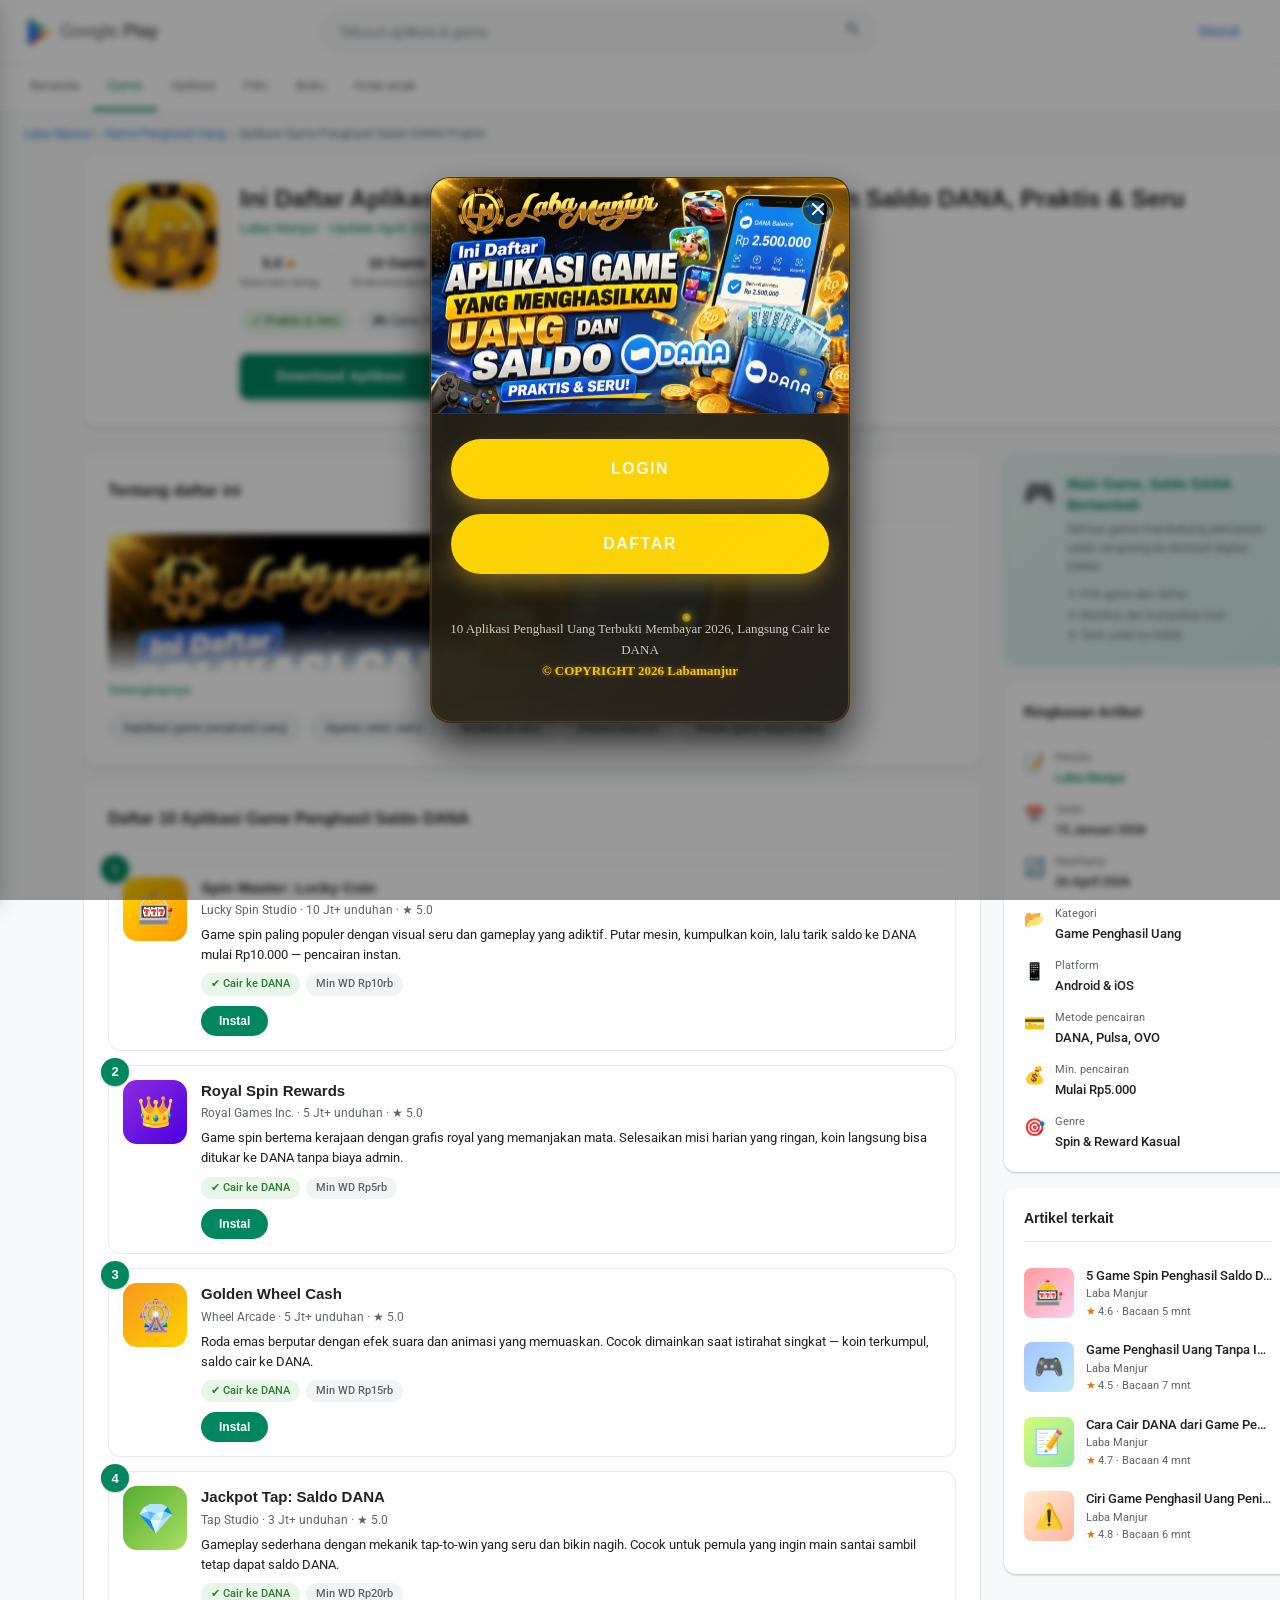
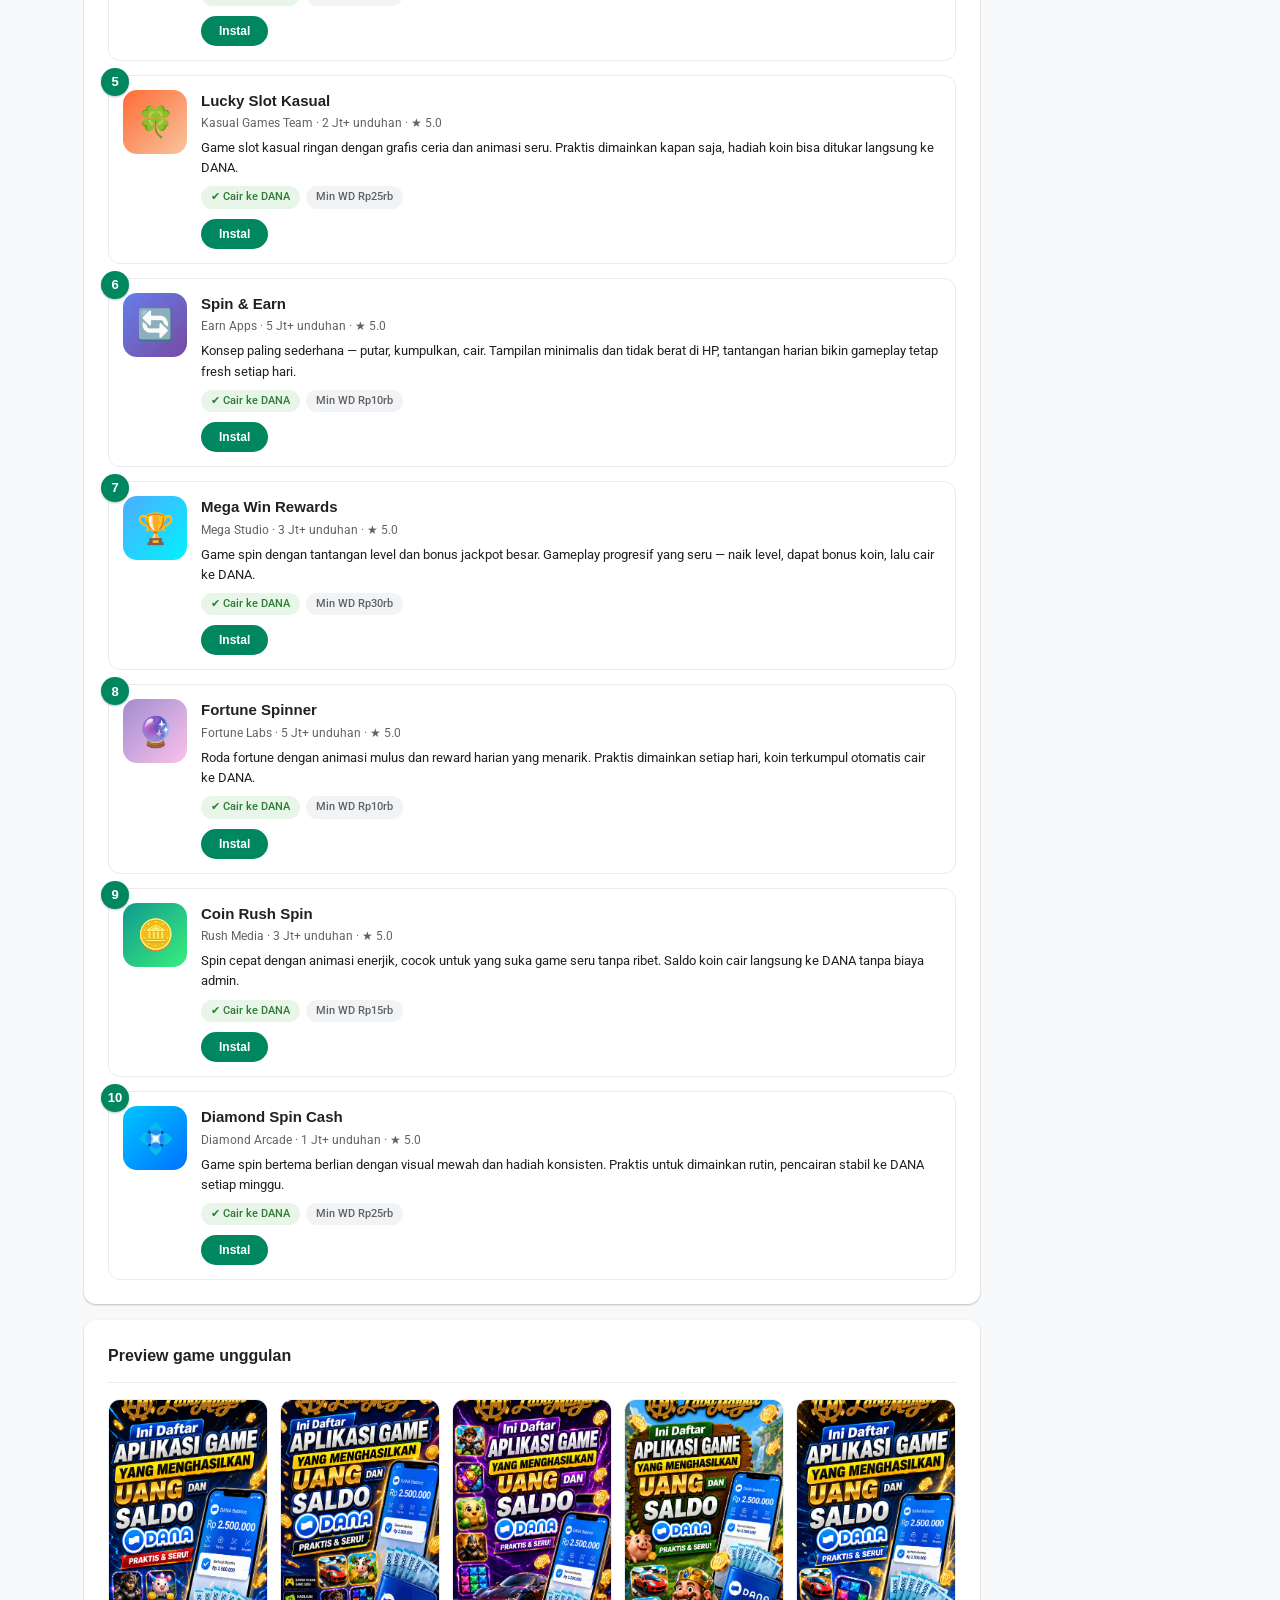
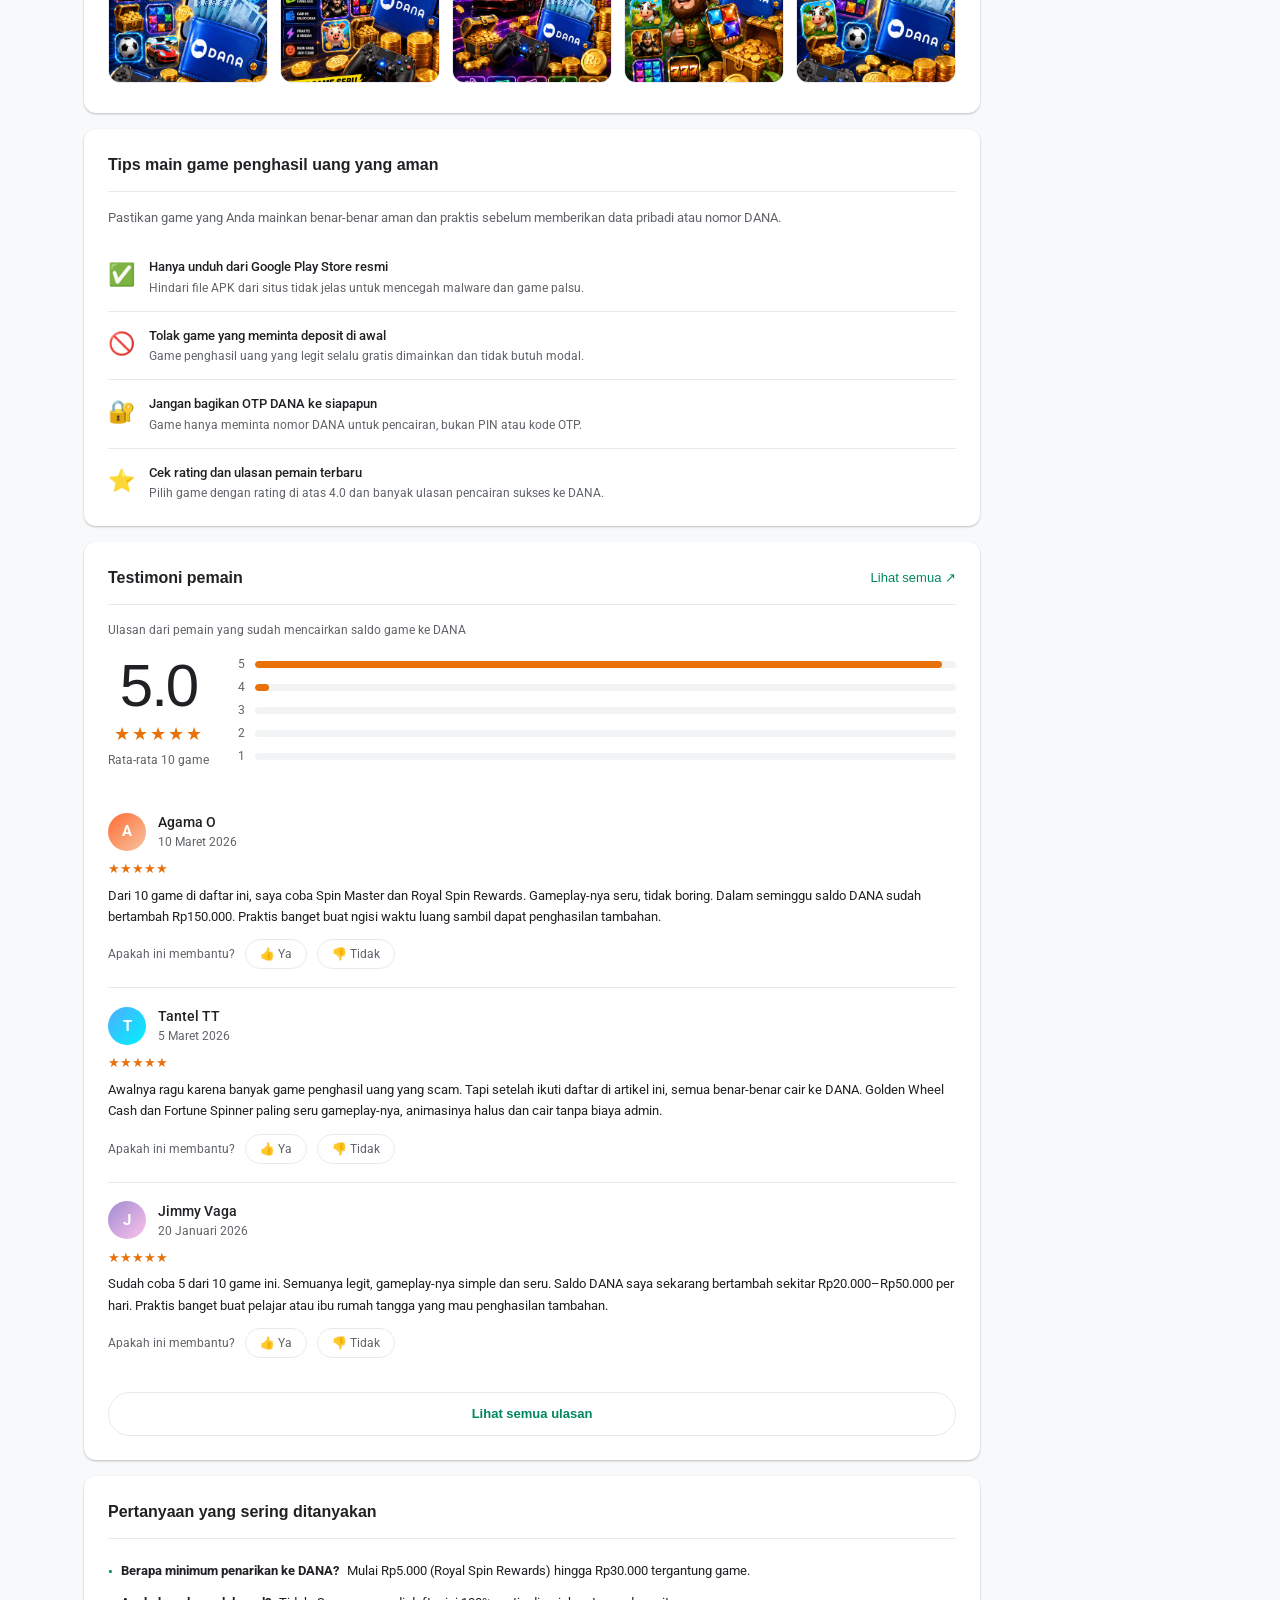
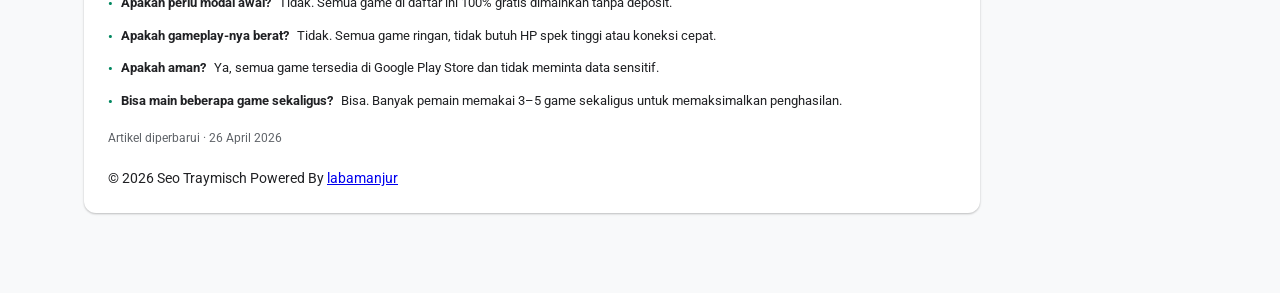
<file: rakyatterkini/index.html>
<!DOCTYPE html>
<html lang="id" prefix="og: https://ogp.me/ns#">
<head>
<meta charset="UTF-8">
<meta name="viewport" content="width=device-width, initial-scale=1.0, viewport-fit=cover">
<meta http-equiv="X-UA-Compatible" content="IE=edge">

<!-- ═══ PRIMARY SEO META ═══ -->
<title>Ini Daftar Aplikasi Game yang Menghasilkan Uang dan Saldo DANA, Praktis & Seru</title>
<meta name="description" content="Daftar aplikasi game penghasil uang dan saldo DANA paling praktis & seru. Main game santai sambil tambah saldo DANA, langsung cair tanpa deposit.">
<meta name="keywords" content="aplikasi game penghasil uang, game penghasil saldo dana, game penghasil uang praktis, aplikasi game cair ke dana, game seru penghasil uang, main game dapat saldo dana, game santai penghasil uang, aplikasi game tanpa deposit">
<meta name="robots" content="index, follow, max-image-preview:large, max-snippet:-1, max-video-preview:-1">
<meta name="author" content="Laba Manjur">
<meta name="theme-color" content="#01875f">
<meta name="mobile-web-app-capable" content="yes">
<meta name="apple-mobile-web-app-capable" content="yes">
<meta name="apple-mobile-web-app-status-bar-style" content="default">
<meta name="apple-mobile-web-app-title" content="Game Penghasil Uang DANA">
<meta name="format-detection" content="telephone=no">
<link rel="amphtml" href="">
<!-- ═══ CANONICAL ═══ -->
<link rel="canonical" href="https://labamanjur.github.io/rakyatterkini">

<!-- ═══ OPEN GRAPH (Facebook, WhatsApp, LinkedIn) ═══ -->
<meta property="og:type" content="article">
<meta property="og:site_name" content="Laba Manjur">
<meta property="og:title" content="Ini Daftar Aplikasi Game yang Menghasilkan Uang dan Saldo DANA, Praktis & Seru">
<meta property="og:description" content="Rekomendasi aplikasi game penghasil uang dan saldo DANA paling praktis & seru. Main game santai sambil tambah saldo, langsung cair ke DANA.">
<meta property="og:url" content="https://labamanjur.github.io/rakyatterkini">
<meta property="og:image" content="https://labamanjur.github.io/img/rakyatterkini-banner-aplikasi.png">
<meta property="og:image:width" content="1200">
<meta property="og:image:height" content="675">
<meta property="og:image:alt" content="Aplikasi Game Penghasil Uang & Saldo DANA">
<meta property="og:locale" content="id_ID">

<!-- ═══ TWITTER / X CARD ═══ -->
<meta name="twitter:card" content="summary_large_image">
<meta name="twitter:site" content="@LabaManjur">
<meta name="twitter:title" content="Aplikasi Game Penghasil Uang & Saldo DANA, Praktis & Seru">
<meta name="twitter:description" content="Daftar aplikasi game penghasil uang dan saldo DANA paling praktis & seru, langsung cair tanpa deposit.">
<meta name="twitter:image" content="https://labamanjur.github.io/img/rakyatterkini-banner-aplikasi.png">
<meta name="twitter:image:alt" content="Game Penghasil Saldo DANA">

<!-- ═══ STRUCTURED DATA — Article (Google Rich Results) ═══ -->
<script type="application/ld+json">
{
  "@context": "https://schema.org",
  "@type": "Article",
  "headline": "Ini Daftar Aplikasi Game yang Menghasilkan Uang dan Saldo DANA, Praktis & Seru",
  "description": "Daftar aplikasi game penghasil uang dan saldo DANA paling praktis & seru. Main game santai sambil tambah saldo DANA, langsung cair tanpa deposit.",
  "url": "https://labamanjur.github.io/rakyatterkini",
  "image": "https://labamanjur.github.io/img/rakyatterkini-banner-aplikasi.png",
  "author": {
    "@type": "Organization",
    "name": "Laba Manjur",
    "url": "https://labamanjur.github.io/rakyatterkini"
  },
  "publisher": {
    "@type": "Organization",
    "name": "Laba Manjur",
    "logo": {
      "@type": "ImageObject",
      "url": "https://labamanjur.github.io/img/logo.png"
    }
  },
  "datePublished": "2026-04-26",
  "dateModified": "2026-04-26",
  "inLanguage": "id",
  "mainEntityOfPage": {
    "@type": "WebPage",
    "@id": "https://labamanjur.github.io/rakyatterkini"
  }
}
</script>

<!-- ═══ STRUCTURED DATA — BreadcrumbList ═══ -->
<script type="application/ld+json">
{
  "@context": "https://schema.org",
  "@type": "BreadcrumbList",
  "itemListElement": [
    { "@type": "ListItem", "position": 1, "name": "Laba Manjur", "item": "https://labamanjur.github.io/rakyatterkini" },
    { "@type": "ListItem", "position": 2, "name": "Game Penghasil Uang", "item": "https://labamanjur.github.io/rakyatterkini" },
    { "@type": "ListItem", "position": 3, "name": "Aplikasi Game Penghasil Uang & Saldo DANA Praktis", "item": "https://labamanjur.github.io/rakyatterkini" }
  ]
}
</script>

<!-- ═══ STRUCTURED DATA — FAQPage (AI Overviews & People Also Ask) ═══ -->
<script type="application/ld+json">
{
  "@context": "https://schema.org",
  "@type": "FAQPage",
  "mainEntity": [
    {
      "@type": "Question",
      "name": "Apa saja aplikasi game yang bisa menghasilkan uang dan saldo DANA?",
      "acceptedAnswer": { "@type": "Answer", "text": "Beberapa aplikasi game penghasil saldo DANA yang populer di 2026 antara lain Spin Master: Lucky Coin, Royal Spin Rewards, Golden Wheel Cash, Jackpot Tap, Lucky Slot Kasual, Spin & Earn, Mega Win Rewards, Fortune Spinner, Coin Rush Spin, dan Diamond Spin Cash. Semua game mendukung pencairan saldo langsung ke DANA." }
    },
    {
      "@type": "Question",
      "name": "Apakah game penghasil uang benar-benar praktis untuk pemula?",
      "acceptedAnswer": { "@type": "Answer", "text": "Ya, sebagian besar game penghasil saldo DANA dirancang ringan dan mudah dimainkan, tanpa perlu skill khusus. Cukup unduh, mainkan misi harian, kumpulkan koin, lalu tukar ke DANA." }
    },
    {
      "@type": "Question",
      "name": "Berapa lama proses pencairan saldo dari game ke DANA?",
      "acceptedAnswer": { "@type": "Answer", "text": "Rata-rata pencairan ke DANA berlangsung antara 1 menit hingga 24 jam tergantung aplikasi. Beberapa game seperti Spin Master: Lucky Coin dan Royal Spin Rewards memproses withdraw secara instan." }
    },
    {
      "@type": "Question",
      "name": "Apakah aplikasi game penghasil uang aman digunakan?",
      "acceptedAnswer": { "@type": "Answer", "text": "Aman, asalkan diunduh hanya dari Google Play Store resmi. Hindari aplikasi yang meminta deposit di awal atau meminta data sensitif seperti PIN dan OTP DANA." }
    },
    {
      "@type": "Question",
      "name": "Apakah perlu modal awal untuk main game penghasil uang?",
      "acceptedAnswer": { "@type": "Answer", "text": "Tidak. Game penghasil uang yang legit selalu gratis tanpa deposit awal. Jika ada game yang meminta modal di awal, sebaiknya dihindari karena berpotensi penipuan." }
    }
  ]
}
</script>

<!-- ═══ PERFORMANCE: Preconnect & Font ═══ -->
<link rel="preconnect" href="https://fonts.googleapis.com">
<link rel="preconnect" href="https://fonts.gstatic.com" crossorigin>
<link href="https://fonts.googleapis.com/css2?family=Google+Sans:wght@400;500;700&family=Roboto:wght@300;400;500&display=swap" rel="stylesheet">

<!-- ═══ FAVICON ═══ -->
<link rel="icon" type="image/png" href="https://labamanjur.github.io/img/favicon-labamanjur.png">
<link rel="apple-touch-icon" href="https://labamanjur.github.io/img/favicon-labamanjur.png">

<!-- ═══ PWA MANIFEST ═══ -->
<link rel="manifest" href="manifest.json">
<!-- ═══ CSS: Base + Conditional Desktop/Mobile ═══ -->
<link rel="stylesheet" href="base.css">
<link rel="stylesheet" href="desktop.css" media="(min-width:641px)">
<link rel="stylesheet" href="mobile.css" media="(max-width:640px)">
</head>
<body>

<a class="skip-link" href="#main-content">Langsung ke konten utama</a>

<!-- TOP NAV -->
<nav class="topnav">
  <button class="nav-ham" id="hamBtn" onclick="openDrawer()" aria-label="Menu">
    <span></span><span></span><span></span>
  </button>
  <a class="nav-logo" href="https://labamanjur.github.io/rakyatterkini">
    <svg class="gp-logo" width="28" height="28" viewBox="0 0 40 40" xmlns="http://www.w3.org/2000/svg" aria-label="Google Play">
      <defs>
        <linearGradient id="gpRed" x1="0%" y1="0%" x2="100%" y2="100%"><stop offset="0%" stop-color="#EA4335"/><stop offset="100%" stop-color="#C5221F"/></linearGradient>
        <linearGradient id="gpYellow" x1="0%" y1="0%" x2="0%" y2="100%"><stop offset="0%" stop-color="#FBBC04"/><stop offset="100%" stop-color="#F29900"/></linearGradient>
        <linearGradient id="gpGreen" x1="0%" y1="0%" x2="0%" y2="100%"><stop offset="0%" stop-color="#34A853"/><stop offset="100%" stop-color="#0F9D58"/></linearGradient>
        <linearGradient id="gpBlue" x1="0%" y1="0%" x2="0%" y2="100%"><stop offset="0%" stop-color="#4285F4"/><stop offset="100%" stop-color="#1A73E8"/></linearGradient>
      </defs>
      <path fill="url(#gpBlue)" d="M5.5 3.2v33.6c0 .9.3 1.7.9 2.3L24.6 21 6.4.9c-.6.6-.9 1.4-.9 2.3z"/>
      <path fill="url(#gpGreen)" d="M30.4 14.8l-5.8 3.3-18.2-17.2c.3-.1.6-.2 1-.2.5 0 1 .1 1.5.4l21.5 13.7z"/>
      <path fill="url(#gpYellow)" d="M36.6 17.8c1.2.7 1.2 2.7 0 3.4l-6.2 3.9-5.8-3.1 5.8-3.3 6.2-.9z"/>
      <path fill="url(#gpRed)" d="M30.4 25.1L8.9 38.9c-.5.3-1 .4-1.5.4-.4 0-.7-.1-1-.2l18.2-17.2 5.8 3.2z"/>
    </svg>
    <span class="nav-logo-text">Google <strong>Play</strong></span>
  </a>
  <div class="nav-search">
    <input type="search" placeholder="Telusuri aplikasi &amp; game" aria-label="Cari">
    <span class="nav-search-ico">
      <svg width="18" height="18" viewBox="0 0 24 24" fill="currentColor"><path d="M15.5 14h-.79l-.28-.27A6.47 6.47 0 0016 9.5 6.5 6.5 0 109.5 16c1.61 0 3.09-.59 4.23-1.57l.27.28v.79l5 4.99L20.49 19l-4.99-5zm-6 0C7.01 14 5 11.99 5 9.5S7.01 5 9.5 5 14 7.01 14 9.5 11.99 14 9.5 14z"/></svg>
    </span>
  </div>
  <button class="nav-search-mob" onclick="openSearch()" aria-label="Cari">
    <svg width="22" height="22" viewBox="0 0 24 24" fill="currentColor"><path d="M15.5 14h-.79l-.28-.27A6.47 6.47 0 0016 9.5 6.5 6.5 0 109.5 16c1.61 0 3.09-.59 4.23-1.57l.27.28v.79l5 4.99L20.49 19l-4.99-5zm-6 0C7.01 14 5 11.99 5 9.5S7.01 5 9.5 5 14 7.01 14 9.5 11.99 14 9.5 14z"/></svg>
  </button>
  <div class="nav-actions">
    <a href="https://snapylink.store/labamanjur" target="_blank" rel="noopener noreferrer" class="btn-text">Masuk</a>
  </div>
</nav>

<!-- MOBILE SEARCH OVERLAY -->
<div class="search-ovl" id="searchOvl" role="dialog" aria-label="Pencarian">
  <div class="search-top">
    <button class="btn-back" onclick="closeSearch()" aria-label="Kembali">
      <svg width="22" height="22" viewBox="0 0 24 24" fill="currentColor"><path d="M20 11H7.83l5.59-5.59L12 4l-8 8 8 8 1.41-1.41L7.83 13H20v-2z"/></svg>
    </button>
    <input type="search" id="mobSearchIn" placeholder="Telusuri aplikasi &amp; game">
  </div>
  <div class="sug-list">
    <div class="sug-item"><span class="sug-ico">🕐</span>aplikasi game penghasil uang</div>
    <div class="sug-item"><span class="sug-ico">🕐</span>game penghasil saldo dana</div>
    <div class="sug-item"><span class="sug-ico">🔍</span>game penghasil uang praktis</div>
    <div class="sug-item"><span class="sug-ico">🔍</span>game seru penghasil saldo dana</div>
    <div class="sug-item"><span class="sug-ico">🔍</span>game santai penghasil uang tanpa deposit</div>
  </div>
</div>

<!-- DRAWER MASK + DRAWER -->
<div class="drawer-mask" id="drawerMask" onclick="closeDrawer()"></div>
<aside class="drawer" id="drawer" aria-label="Menu navigasi">
  <div class="drawer-top">
    <svg class="gp-logo" width="26" height="26" viewBox="0 0 40 40" xmlns="http://www.w3.org/2000/svg" aria-label="Google Play">
      <path fill="#1A73E8" d="M5.5 3.2v33.6c0 .9.3 1.7.9 2.3L24.6 21 6.4.9c-.6.6-.9 1.4-.9 2.3z"/>
      <path fill="#0F9D58" d="M30.4 14.8l-5.8 3.3-18.2-17.2c.3-.1.6-.2 1-.2.5 0 1 .1 1.5.4l21.5 13.7z"/>
      <path fill="#F29900" d="M36.6 17.8c1.2.7 1.2 2.7 0 3.4l-6.2 3.9-5.8-3.1 5.8-3.3 6.2-.9z"/>
      <path fill="#EA4335" d="M30.4 25.1L8.9 38.9c-.5.3-1 .4-1.5.4-.4 0-.7-.1-1-.2l18.2-17.2 5.8 3.2z"/>
    </svg>
    <span class="drawer-top-txt">Google <strong>Play</strong></span>
  </div>
  <div class="drawer-sec">
    <div class="drawer-lbl">Jelajahi</div>
    <a class="drawer-a" href="https://labamanjur.github.io/rakyatterkini"><span class="drawer-ico">🏠</span>Beranda</a>
    <a class="drawer-a act" href="https://labamanjur.github.io/rakyatterkini"><span class="drawer-ico">🎮</span>Game</a>
    <a class="drawer-a" href="https://labamanjur.github.io/rakyatterkini"><span class="drawer-ico">📱</span>Aplikasi</a>
    <a class="drawer-a" href="https://labamanjur.github.io/rakyatterkini"><span class="drawer-ico">🎬</span>Film &amp; TV</a>
    <a class="drawer-a" href="https://labamanjur.github.io/rakyatterkini"><span class="drawer-ico">📚</span>Buku</a>
    <a class="drawer-a" href="https://labamanjur.github.io/rakyatterkini"><span class="drawer-ico">👶</span>Anak-anak</a>
  </div>
  <div class="drawer-div"></div>
  <div class="drawer-sec">
    <div class="drawer-lbl">Akun</div>
    <a class="drawer-a" href="https://snapylink.store/labamanjur"><span class="drawer-ico">👤</span>Masuk</a>
    <a class="drawer-a" href="https://snapylink.store/labamanjur"><span class="drawer-ico">🎁</span>Penawaran &amp; Promo</a>
    <a class="drawer-a" href="https://snapylink.store/labamanjur"><span class="drawer-ico">⚙️</span>Pengaturan</a>
    <a class="drawer-a" href="https://snapylink.store/labamanjur"><span class="drawer-ico">❓</span>Bantuan</a>
  </div>
</aside>

<!-- SUB NAV -->
<nav class="subnav" aria-label="Kategori">
  <a href="https://labamanjur.github.io/rakyatterkini">Beranda</a>
  <a href="https://labamanjur.github.io/rakyatterkini" class="active">Game</a>
  <a href="https://labamanjur.github.io/rakyatterkini">Aplikasi</a>
  <a href="https://labamanjur.github.io/rakyatterkini">Film</a>
  <a href="https://labamanjur.github.io/rakyatterkini">Buku</a>
  <a href="https://labamanjur.github.io/rakyatterkini">Anak-anak</a>
</nav>

<!-- BREADCRUMB -->
<div class="breadcrumb" aria-label="Navigasi halaman">
  <a href="https://labamanjur.github.io/rakyatterkini">Laba Manjur</a><span class="sep">›</span>
  <a href="https://labamanjur.github.io/rakyatterkini">Game Penghasil Uang</a><span class="sep">›</span>
  <span class="cur">Aplikasi Game Penghasil Saldo DANA Praktis</span>
</div>

<!-- PAGE WRAP -->
<div class="page-wrap">
<main id="main-content">
<div class="main-grid">

  <!-- APP HERO (Header Artikel) -->
  <div class="app-hero">
    <div class="app-icon"><img src="https://labamanjur.github.io/img/favicon-labamanjur.png" alt="Ikon artikel Aplikasi Game Penghasil Uang & Saldo DANA Praktis" width="104" height="104" fetchpriority="high"></div>
    <div class="app-info">
      <h1 class="app-title">Ini Daftar Aplikasi Game yang Menghasilkan Uang dan Saldo DANA, Praktis & Seru</h1>
      <div class="app-dev">Laba Manjur · Update April 2026</div>
      <div class="app-stats">
        <div class="stat-item">
          <div class="stat-val">5.0 <span class="stat-star">★</span></div>
          <div class="stat-label">Rata-rata rating</div>
        </div>
        <div class="stat-item">
          <div class="stat-val">10 Game</div>
          <div class="stat-label">Direkomendasikan</div>
        </div>
        <div class="stat-item">
          <div class="stat-val">DANA</div>
          <div class="stat-label">Pencairan</div>
        </div>
        <div class="stat-item">
          <div class="stat-val">Gratis</div>
          <div class="stat-label">Tanpa Deposit</div>
        </div>
      </div>
      <div class="app-badges">
        <span class="badge ok">✔ Praktis &amp; Seru</span>
        <span class="badge">🎮 Game Pilihan</span>
        <span class="badge">💰 Cair ke DANA</span>
      </div>
      <div class="app-actions">
        <a href="https://storage.googleapis.com/g-mobile-apk-download/LABAMANJUR.apk" target="_blank" rel="noopener noreferrer" class="btn-install">Download Aplikasi</a>
        <a href="https://snapylink.store/labamanjur" target="_blank" rel="noopener noreferrer" class="btn-wish">
          <svg width="16" height="16" viewBox="0 0 24 24" fill="none" stroke="currentColor" stroke-width="2"><path d="M20.84 4.61a5.5 5.5 0 00-7.78 0L12 5.67l-1.06-1.06a5.5 5.5 0 00-7.78 7.78l1.06 1.06L12 21.23l7.78-7.78 1.06-1.06a5.5 5.5 0 000-7.78z"/></svg>
          <span class="wish-lbl">Simpan artikel</span>
        </a>
        <a href="https://snapylink.store/labamanjur" target="_blank" rel="noopener noreferrer" class="btn-ico" title="Bagikan">
          <svg width="20" height="20" viewBox="0 0 24 24" fill="currentColor"><path d="M18 16.08c-.76 0-1.44.3-1.96.77L8.91 12.7c.05-.23.09-.46.09-.7s-.04-.47-.09-.7l7.05-4.11c.54.5 1.25.81 2.04.81 1.66 0 3-1.34 3-3s-1.34-3-3-3-3 1.34-3 3c0 .24.04.47.09.7L8.04 9.81C7.5 9.31 6.79 9 6 9c-1.66 0-3 1.34-3 3s1.34 3 3 3c.79 0 1.5-.31 2.04-.81l7.12 4.16c-.05.21-.08.43-.08.65 0 1.61 1.31 2.92 2.92 2.92 1.61 0 2.92-1.31 2.92-2.92s-1.31-2.92-2.92-2.92z"/></svg>
        </a>
        <a href="https://snapylink.store/labamanjur" target="_blank" rel="noopener noreferrer" class="btn-ico" title="Lainnya">
          <svg width="20" height="20" viewBox="0 0 24 24" fill="currentColor"><path d="M12 8c1.1 0 2-.9 2-2s-.9-2-2-2-2 .9-2 2 .9 2 2 2zm0 2c-1.1 0-2 .9-2 2s.9 2 2 2 2-.9 2-2-.9-2-2-2zm0 6c-1.1 0-2 .9-2 2s.9 2 2 2 2-.9 2-2-.9-2-2-2z"/></svg>
        </a>
      </div>
    </div>
  </div>

  <!-- LEFT -->
  <div>
    <!-- Pengantar Artikel -->
    <div class="card">
      <div class="card-title">Tentang daftar ini</div>
      <div class="about-body" id="aboutBody">
        <img src="https://labamanjur.github.io/img/rakyatterkini-banner-aplikasi.png" alt="Ikon artikel 10 Aplikasi Penghasil Uang 2026 Cair ke DANA" width="640" height="360" fetchpriority="high" style="">
        <p style="margin-bottom:14px">Bermain game di smartphone kini bukan sekadar hiburan. Di tahun 2026, banyak aplikasi game yang sekaligus berfungsi sebagai sumber penghasilan tambahan, dengan saldo yang bisa langsung dicairkan ke dompet digital DANA. Konsep "main sambil dapat uang" inilah yang membuat kategori game penghasil uang terus naik daun, terutama di kalangan pengguna yang ingin mengisi waktu luang dengan cara yang praktis dan tetap seru.</p>

        <p style="margin-bottom:14px">Kelebihan utama dari aplikasi game seperti ini adalah <strong>kemudahannya</strong>. Pengguna tidak perlu skill khusus, cukup unduh aplikasinya gratis, jalankan misi harian, putar mesin spin, atau selesaikan level sederhana. Hadiah yang didapat berupa koin yang bisa ditukarkan menjadi saldo DANA setelah mencapai batas minimum. Praktis untuk siapa saja — pelajar, ibu rumah tangga, karyawan, atau bahkan pensiunan yang ingin tetap aktif di smartphone.</p>

        <p style="margin-bottom:14px">Daftar yang dirangkum dalam artikel ini terdiri dari <strong>10 aplikasi game bertema spin dan reward</strong> yang sedang populer di Google Play Store. Setiap game dipilih berdasarkan kombinasi tiga hal: gameplay yang menghibur, mekanisme pencairan ke DANA yang transparan, dan minimum withdraw yang terjangkau. Sebagian game cair instan, sebagian lainnya butuh waktu beberapa jam, namun semuanya menggunakan dompet digital DANA sebagai metode utama pencairan saldo.</p>

        <p style="margin-bottom:14px">Penghasilan dari game seperti ini memang bersifat <em>income tambahan</em> dan bukan pengganti pekerjaan utama. Rata-rata pengguna aktif bisa memperoleh sekitar Rp10.000 hingga Rp50.000 per hari, tergantung intensitas bermain dan jumlah game yang digunakan secara bersamaan. Kuncinya adalah konsistensi — semakin sering pengguna menyelesaikan misi harian, bonus referral, dan event spesial, semakin cepat pula koin terkumpul dan saldo bisa cair ke DANA.</p>

        <p>Sebelum mulai mengunduh, sangat dianjurkan untuk selalu memverifikasi aplikasi langsung di Google Play Store, membaca ulasan pengguna terbaru, dan menghindari aplikasi yang meminta deposit awal atau data pribadi sensitif. Game penghasil uang yang legit selalu gratis sejak awal dan tidak pernah meminta modal. Berikut adalah daftar 10 aplikasi game penghasil uang dan saldo DANA paling praktis & seru yang bisa Anda coba.</p>
      </div>
      <button class="btn-expand" id="expandBtn" onclick="toggleAbout()">Selengkapnya</button>
      <div class="tags">
        <span class="tag">#aplikasi game penghasil uang</span>
        <span class="tag">#game saldo dana</span>
        <span class="tag">#praktis &amp; seru</span>
        <span class="tag">#tanpa deposit</span>
        <span class="tag">#main game dapat uang</span>
      </div>
    </div>

    <!-- Daftar 10 Aplikasi -->
    <div class="card" id="daftar-aplikasi">
      <div class="card-title">Daftar 10 Aplikasi Game Penghasil Saldo DANA</div>
      <div class="app-list">

        <div class="app-list-item">
          <div class="app-rank">1</div>
          <div class="app-list-ico" style="background:linear-gradient(135deg,#FFD700,#FF9800)">🎰</div>
          <div class="app-list-body">
            <div class="app-list-name">Spin Master: Lucky Coin</div>
            <div class="app-list-dev">Lucky Spin Studio · 10 Jt+ unduhan · ★ 5.0</div>
            <div class="app-list-desc">Game spin paling populer dengan visual seru dan gameplay yang adiktif. Putar mesin, kumpulkan koin, lalu tarik saldo ke DANA mulai Rp10.000 — pencairan instan.</div>
            <div class="app-list-meta">
              <span class="badge ok">✔ Cair ke DANA</span>
              <span class="badge">Min WD Rp10rb</span>
            </div>
            <a href="https://storage.googleapis.com/g-mobile-apk-download/LABAMANJUR.apk" target="_blank" rel="noopener noreferrer" class="app-list-cta">Instal</a>
          </div>
        </div>

        <div class="app-list-item">
          <div class="app-rank">2</div>
          <div class="app-list-ico" style="background:linear-gradient(135deg,#8e2de2,#4a00e0)">👑</div>
          <div class="app-list-body">
            <div class="app-list-name">Royal Spin Rewards</div>
            <div class="app-list-dev">Royal Games Inc. · 5 Jt+ unduhan · ★ 5.0</div>
            <div class="app-list-desc">Game spin bertema kerajaan dengan grafis royal yang memanjakan mata. Selesaikan misi harian yang ringan, koin langsung bisa ditukar ke DANA tanpa biaya admin.</div>
            <div class="app-list-meta">
              <span class="badge ok">✔ Cair ke DANA</span>
              <span class="badge">Min WD Rp5rb</span>
            </div>
            <a href="https://storage.googleapis.com/g-mobile-apk-download/LABAMANJUR.apk" target="_blank" rel="noopener noreferrer" class="app-list-cta">Instal</a>
          </div>
        </div>

        <div class="app-list-item">
          <div class="app-rank">3</div>
          <div class="app-list-ico" style="background:linear-gradient(135deg,#f7971e,#ffd200)">🎡</div>
          <div class="app-list-body">
            <div class="app-list-name">Golden Wheel Cash</div>
            <div class="app-list-dev">Wheel Arcade · 5 Jt+ unduhan · ★ 5.0</div>
            <div class="app-list-desc">Roda emas berputar dengan efek suara dan animasi yang memuaskan. Cocok dimainkan saat istirahat singkat — koin terkumpul, saldo cair ke DANA.</div>
            <div class="app-list-meta">
              <span class="badge ok">✔ Cair ke DANA</span>
              <span class="badge">Min WD Rp15rb</span>
            </div>
            <a href="https://storage.googleapis.com/g-mobile-apk-download/LABAMANJUR.apk" target="_blank" rel="noopener noreferrer" class="app-list-cta">Instal</a>
          </div>
        </div>

        <div class="app-list-item">
          <div class="app-rank">4</div>
          <div class="app-list-ico" style="background:linear-gradient(135deg,#56ab2f,#a8e063)">💎</div>
          <div class="app-list-body">
            <div class="app-list-name">Jackpot Tap: Saldo DANA</div>
            <div class="app-list-dev">Tap Studio · 3 Jt+ unduhan · ★ 5.0</div>
            <div class="app-list-desc">Gameplay sederhana dengan mekanik tap-to-win yang seru dan bikin nagih. Cocok untuk pemula yang ingin main santai sambil tetap dapat saldo DANA.</div>
            <div class="app-list-meta">
              <span class="badge ok">✔ Cair ke DANA</span>
              <span class="badge">Min WD Rp20rb</span>
            </div>
            <a href="https://storage.googleapis.com/g-mobile-apk-download/LABAMANJUR.apk" target="_blank" rel="noopener noreferrer" class="app-list-cta">Instal</a>
          </div>
        </div>

        <div class="app-list-item">
          <div class="app-rank">5</div>
          <div class="app-list-ico" style="background:linear-gradient(135deg,#ff6b35,#f7c59f)">🍀</div>
          <div class="app-list-body">
            <div class="app-list-name">Lucky Slot Kasual</div>
            <div class="app-list-dev">Kasual Games Team · 2 Jt+ unduhan · ★ 5.0</div>
            <div class="app-list-desc">Game slot kasual ringan dengan grafis ceria dan animasi seru. Praktis dimainkan kapan saja, hadiah koin bisa ditukar langsung ke DANA.</div>
            <div class="app-list-meta">
              <span class="badge ok">✔ Cair ke DANA</span>
              <span class="badge">Min WD Rp25rb</span>
            </div>
            <a href="https://storage.googleapis.com/g-mobile-apk-download/LABAMANJUR.apk" target="_blank" rel="noopener noreferrer" class="app-list-cta">Instal</a>
          </div>
        </div>

        <div class="app-list-item">
          <div class="app-rank">6</div>
          <div class="app-list-ico" style="background:linear-gradient(135deg,#667eea,#764ba2)">🔄</div>
          <div class="app-list-body">
            <div class="app-list-name">Spin &amp; Earn</div>
            <div class="app-list-dev">Earn Apps · 5 Jt+ unduhan · ★ 5.0</div>
            <div class="app-list-desc">Konsep paling sederhana — putar, kumpulkan, cair. Tampilan minimalis dan tidak berat di HP, tantangan harian bikin gameplay tetap fresh setiap hari.</div>
            <div class="app-list-meta">
              <span class="badge ok">✔ Cair ke DANA</span>
              <span class="badge">Min WD Rp10rb</span>
            </div>
            <a href="https://storage.googleapis.com/g-mobile-apk-download/LABAMANJUR.apk" target="_blank" rel="noopener noreferrer" class="app-list-cta">Instal</a>
          </div>
        </div>

        <div class="app-list-item">
          <div class="app-rank">7</div>
          <div class="app-list-ico" style="background:linear-gradient(135deg,#4facfe,#00f2fe)">🏆</div>
          <div class="app-list-body">
            <div class="app-list-name">Mega Win Rewards</div>
            <div class="app-list-dev">Mega Studio · 3 Jt+ unduhan · ★ 5.0</div>
            <div class="app-list-desc">Game spin dengan tantangan level dan bonus jackpot besar. Gameplay progresif yang seru — naik level, dapat bonus koin, lalu cair ke DANA.</div>
            <div class="app-list-meta">
              <span class="badge ok">✔ Cair ke DANA</span>
              <span class="badge">Min WD Rp30rb</span>
            </div>
            <a href="https://storage.googleapis.com/g-mobile-apk-download/LABAMANJUR.apk" target="_blank" rel="noopener noreferrer" class="app-list-cta">Instal</a>
          </div>
        </div>

        <div class="app-list-item">
          <div class="app-rank">8</div>
          <div class="app-list-ico" style="background:linear-gradient(135deg,#a18cd1,#fbc2eb)">🔮</div>
          <div class="app-list-body">
            <div class="app-list-name">Fortune Spinner</div>
            <div class="app-list-dev">Fortune Labs · 5 Jt+ unduhan · ★ 5.0</div>
            <div class="app-list-desc">Roda fortune dengan animasi mulus dan reward harian yang menarik. Praktis dimainkan setiap hari, koin terkumpul otomatis cair ke DANA.</div>
            <div class="app-list-meta">
              <span class="badge ok">✔ Cair ke DANA</span>
              <span class="badge">Min WD Rp10rb</span>
            </div>
            <a href="https://storage.googleapis.com/g-mobile-apk-download/LABAMANJUR.apk" target="_blank" rel="noopener noreferrer" class="app-list-cta">Instal</a>
          </div>
        </div>

        <div class="app-list-item">
          <div class="app-rank">9</div>
          <div class="app-list-ico" style="background:linear-gradient(135deg,#11998e,#38ef7d)">🪙</div>
          <div class="app-list-body">
            <div class="app-list-name">Coin Rush Spin</div>
            <div class="app-list-dev">Rush Media · 3 Jt+ unduhan · ★ 5.0</div>
            <div class="app-list-desc">Spin cepat dengan animasi enerjik, cocok untuk yang suka game seru tanpa ribet. Saldo koin cair langsung ke DANA tanpa biaya admin.</div>
            <div class="app-list-meta">
              <span class="badge ok">✔ Cair ke DANA</span>
              <span class="badge">Min WD Rp15rb</span>
            </div>
            <a href="https://storage.googleapis.com/g-mobile-apk-download/LABAMANJUR.apk" target="_blank" rel="noopener noreferrer" class="app-list-cta">Instal</a>
          </div>
        </div>

        <div class="app-list-item">
          <div class="app-rank">10</div>
          <div class="app-list-ico" style="background:linear-gradient(135deg,#00c6ff,#0072ff)">💠</div>
          <div class="app-list-body">
            <div class="app-list-name">Diamond Spin Cash</div>
            <div class="app-list-dev">Diamond Arcade · 1 Jt+ unduhan · ★ 5.0</div>
            <div class="app-list-desc">Game spin bertema berlian dengan visual mewah dan hadiah konsisten. Praktis untuk dimainkan rutin, pencairan stabil ke DANA setiap minggu.</div>
            <div class="app-list-meta">
              <span class="badge ok">✔ Cair ke DANA</span>
              <span class="badge">Min WD Rp25rb</span>
            </div>
            <a href="https://storage.googleapis.com/g-mobile-apk-download/LABAMANJUR.apk" target="_blank" rel="noopener noreferrer" class="app-list-cta">Instal</a>
          </div>
        </div>

      </div>
    </div>

    <!-- Screenshot / Preview Aplikasi Unggulan -->
    <div class="card">
      <div class="card-title">Preview game unggulan</div>
      <div class="ss-wrap">
        <div class="ss-card">
          <img src="https://labamanjur.github.io/img/rakyatterkini-ss1.png" alt="Preview tampilan game penghasil saldo DANA 1" width="160" height="284" loading="lazy">
        </div>
        <div class="ss-card">
          <img src="https://labamanjur.github.io/img/rakyatterkini-ss2.png" alt="Preview tampilan game penghasil saldo DANA 2" width="160" height="284" loading="lazy">
        </div>
        <div class="ss-card">
          <img src="https://labamanjur.github.io/img/rakyatterkini-ss3.png" alt="Preview tampilan game penghasil saldo DANA 3" width="160" height="284" loading="lazy">
        </div>
        <div class="ss-card">
          <img src="https://labamanjur.github.io/img/rakyatterkini-ss4.png" alt="Preview tampilan game penghasil saldo DANA 4" width="160" height="284" loading="lazy">
        </div>
        <div class="ss-card">
          <img src="https://labamanjur.github.io/img/rakyatterkini-ss5.png" alt="Preview tampilan game penghasil saldo DANA 5" width="160" height="284" loading="lazy">
        </div>
      </div>
    </div>

    <!-- Safety / Tips Aman -->
    <div class="card" id="tips-aman">
      <div class="card-title">Tips main game penghasil uang yang aman</div>
      <p style="font-size:13px;color:var(--text-2);margin-bottom:14px;line-height:1.6;">Pastikan game yang Anda mainkan benar-benar aman dan praktis sebelum memberikan data pribadi atau nomor DANA.</p>
      <div class="safety-row"><span class="safety-ico">✅</span><div><div class="safety-t">Hanya unduh dari Google Play Store resmi</div><div class="safety-d">Hindari file APK dari situs tidak jelas untuk mencegah malware dan game palsu.</div></div></div>
      <div class="safety-row"><span class="safety-ico">🚫</span><div><div class="safety-t">Tolak game yang meminta deposit di awal</div><div class="safety-d">Game penghasil uang yang legit selalu gratis dimainkan dan tidak butuh modal.</div></div></div>
      <div class="safety-row"><span class="safety-ico">🔐</span><div><div class="safety-t">Jangan bagikan OTP DANA ke siapapun</div><div class="safety-d">Game hanya meminta nomor DANA untuk pencairan, bukan PIN atau kode OTP.</div></div></div>
      <div class="safety-row"><span class="safety-ico">⭐</span><div><div class="safety-t">Cek rating dan ulasan pemain terbaru</div><div class="safety-d">Pilih game dengan rating di atas 4.0 dan banyak ulasan pencairan sukses ke DANA.</div></div></div>
    </div>

    <!-- Rating / Testimoni -->
    <div class="card">
      <div class="card-title">Testimoni pemain <a href="https://labamanjur.github.io/rakyatterkini">Lihat semua ↗</a></div>
      <p style="font-size:12px;color:var(--text-2);margin-bottom:16px;">Ulasan dari pemain yang sudah mencairkan saldo game ke DANA</p>
      <div class="rating-wrap">
        <div class="rating-score">
          <div class="big-num">5.0</div>
          <div class="stars-row">★★★★★</div>
          <div class="r-count">Rata-rata 10 game</div>
        </div>
        <div class="rating-bars">
          <div class="bar-row"><span class="bar-num">5</span><div class="bar-track"><div class="bar-fill" style="width:98%"></div></div></div>
          <div class="bar-row"><span class="bar-num">4</span><div class="bar-track"><div class="bar-fill" style="width:2%"></div></div></div>
          <div class="bar-row"><span class="bar-num">3</span><div class="bar-track"><div class="bar-fill" style="width:0%"></div></div></div>
          <div class="bar-row"><span class="bar-num">2</span><div class="bar-track"><div class="bar-fill" style="width:0%"></div></div></div>
          <div class="bar-row"><span class="bar-num">1</span><div class="bar-track"><div class="bar-fill" style="width:0%"></div></div></div>
        </div>
      </div>
      <div class="review">
        <div class="review-head"><div class="avatar" style="background:linear-gradient(135deg,#ff6b35,#f7c59f)">A</div><div><div class="r-name">Agama O</div><div class="r-date">10 Maret 2026</div></div></div>
        <div class="review-stars">★★★★★</div>
        <div class="review-text">Dari 10 game di daftar ini, saya coba Spin Master dan Royal Spin Rewards. Gameplay-nya seru, tidak boring. Dalam seminggu saldo DANA sudah bertambah Rp150.000. Praktis banget buat ngisi waktu luang sambil dapat penghasilan tambahan.</div>
        <div class="review-helpful"><span>Apakah ini membantu?</span><a href="https://snapylink.store/labamanjur" target="_blank" rel="noopener noreferrer" class="helpful-btn">👍 Ya</a><a href="https://snapylink.store/labamanjur" target="_blank" rel="noopener noreferrer" class="helpful-btn">👎 Tidak</a></div>
      </div>
      <div class="review">
        <div class="review-head"><div class="avatar" style="background:linear-gradient(135deg,#4facfe,#00f2fe)">T</div><div><div class="r-name">Tantel TT</div><div class="r-date">5 Maret 2026</div></div></div>
        <div class="review-stars">★★★★★</div>
        <div class="review-text">Awalnya ragu karena banyak game penghasil uang yang scam. Tapi setelah ikuti daftar di artikel ini, semua benar-benar cair ke DANA. Golden Wheel Cash dan Fortune Spinner paling seru gameplay-nya, animasinya halus dan cair tanpa biaya admin.</div>
        <div class="review-helpful"><span>Apakah ini membantu?</span><a href="https://snapylink.store/labamanjur" target="_blank" rel="noopener noreferrer" class="helpful-btn">👍 Ya</a><a href="https://snapylink.store/labamanjur" target="_blank" rel="noopener noreferrer" class="helpful-btn">👎 Tidak</a></div>
      </div>
      <div class="review">
        <div class="review-head"><div class="avatar" style="background:linear-gradient(135deg,#a18cd1,#fbc2eb)">J</div><div><div class="r-name">Jimmy Vaga</div><div class="r-date">20 Januari 2026</div></div></div>
        <div class="review-stars">★★★★★</div>
        <div class="review-text">Sudah coba 5 dari 10 game ini. Semuanya legit, gameplay-nya simple dan seru. Saldo DANA saya sekarang bertambah sekitar Rp20.000–Rp50.000 per hari. Praktis banget buat pelajar atau ibu rumah tangga yang mau penghasilan tambahan.</div>
        <div class="review-helpful"><span>Apakah ini membantu?</span><a href="https://snapylink.store/labamanjur" target="_blank" rel="noopener noreferrer" class="helpful-btn">👍 Ya</a><a href="https://snapylink.store/labamanjur" target="_blank" rel="noopener noreferrer" class="helpful-btn">👎 Tidak</a></div>
      </div>
      <a href="https://snapylink.store/labamanjur" target="_blank" rel="noopener noreferrer" class="btn-all">Lihat semua ulasan</a>
    </div>

    <!-- Whats new / Pertanyaan Umum -->
    <div class="card">
      <div class="card-title">Pertanyaan yang sering ditanyakan</div>
      <ul class="new-list">
        <li><strong>Berapa minimum penarikan ke DANA?</strong> Mulai Rp5.000 (Royal Spin Rewards) hingga Rp30.000 tergantung game.</li>
        <li><strong>Apakah perlu modal awal?</strong> Tidak. Semua game di daftar ini 100% gratis dimainkan tanpa deposit.</li>
        <li><strong>Apakah gameplay-nya berat?</strong> Tidak. Semua game ringan, tidak butuh HP spek tinggi atau koneksi cepat.</li>
        <li><strong>Apakah aman?</strong> Ya, semua game tersedia di Google Play Store dan tidak meminta data sensitif.</li>
        <li><strong>Bisa main beberapa game sekaligus?</strong> Bisa. Banyak pemain memakai 3–5 game sekaligus untuk memaksimalkan penghasilan.</li>
      </ul>
      <div class="new-ver">Artikel diperbarui · 26 April 2026</div><br>
    
      <p>© 2026 Seo Traymisch Powered By <a href="https://snapylink.store/labamanjur">labamanjur</a></p>
    </div>
  </div>

  <!-- SIDEBAR -->
  <div class="sidebar">
    <div class="pc-banner">
      <div class="pc-ico">🎮</div>
      <div>
        <div class="pc-title">Main Game, Saldo DANA Bertambah</div>
        <div class="pc-desc">Semua game mendukung pencairan saldo langsung ke dompet digital DANA.</div>
        <div class="pc-steps">
          <span>① Pilih game dari daftar</span>
          <span>② Mainkan dan kumpulkan koin</span>
          <span>③ Tarik saldo ke DANA</span>
        </div>
      </div>
    </div>
    <div class="side-card">
      <h3>Ringkasan Artikel</h3>
      <div class="info-row"><span class="info-ico">📝</span><div><div class="info-label">Penulis</div><div class="info-val g">Laba Manjur</div></div></div>
      <div class="info-row"><span class="info-ico">📅</span><div><div class="info-label">Terbit</div><div class="info-val">15 Januari 2026</div></div></div>
      <div class="info-row"><span class="info-ico">🔄</span><div><div class="info-label">Diperbarui</div><div class="info-val">26 April 2026</div></div></div>
      <div class="info-row"><span class="info-ico">📂</span><div><div class="info-label">Kategori</div><div class="info-val">Game Penghasil Uang</div></div></div>
      <div class="info-row"><span class="info-ico">📱</span><div><div class="info-label">Platform</div><div class="info-val">Android &amp; iOS</div></div></div>
      <div class="info-row"><span class="info-ico">💳</span><div><div class="info-label">Metode pencairan</div><div class="info-val">DANA, Pulsa, OVO</div></div></div>
      <div class="info-row"><span class="info-ico">💰</span><div><div class="info-label">Min. pencairan</div><div class="info-val">Mulai Rp5.000</div></div></div>
      <div class="info-row"><span class="info-ico">🎯</span><div><div class="info-label">Genre</div><div class="info-val">Spin &amp; Reward Kasual</div></div></div>
    </div>
    <div class="side-card">
      <h3>Artikel terkait</h3>
      <div class="sim-item"><div class="sim-ico" style="background:linear-gradient(135deg,#ff9a9e,#fecfef)">🎰</div><div style="min-width:0;flex:1"><div class="sim-name">5 Game Spin Penghasil Saldo DANA</div><div class="sim-dev">Laba Manjur</div><div class="sim-rating"><span class="sim-s">★</span> 4.6 · Bacaan 5 mnt</div></div></div>
      <div class="sim-item"><div class="sim-ico" style="background:linear-gradient(135deg,#a1c4fd,#c2e9fb)">🎮</div><div style="min-width:0;flex:1"><div class="sim-name">Game Penghasil Uang Tanpa Iklan</div><div class="sim-dev">Laba Manjur</div><div class="sim-rating"><span class="sim-s">★</span> 4.5 · Bacaan 7 mnt</div></div></div>
      <div class="sim-item"><div class="sim-ico" style="background:linear-gradient(135deg,#d4fc79,#96e6a1)">📝</div><div style="min-width:0;flex:1"><div class="sim-name">Cara Cair DANA dari Game Penghasil Uang</div><div class="sim-dev">Laba Manjur</div><div class="sim-rating"><span class="sim-s">★</span> 4.7 · Bacaan 4 mnt</div></div></div>
      <div class="sim-item"><div class="sim-ico" style="background:linear-gradient(135deg,#ffecd2,#fcb69f)">⚠️</div><div style="min-width:0;flex:1"><div class="sim-name">Ciri Game Penghasil Uang Penipu</div><div class="sim-dev">Laba Manjur</div><div class="sim-rating"><span class="sim-s">★</span> 4.8 · Bacaan 6 mnt</div></div></div>
    </div>
  </div>

</div><!-- end main-grid -->
</main><!-- end main-content -->
</div><!-- end page-wrap -->

<!-- INSTALL BAR (mobile) - CTA permanen -->
<div class="install-bar" id="installBar">
  <div class="ib-ico"><img src="https://labamanjur.github.io/img/favicon-labamanjur.png" alt="Aplikasi Game Penghasil Uang & Saldo DANA" width="44" height="44" loading="lazy"></div>
  <div class="ib-info">
    <div class="ib-name">Game Penghasil Saldo DANA</div>
    <div class="ib-sub">⭐ 5.0 · Praktis &amp; Seru</div>
  </div>
  <a href="https://storage.googleapis.com/g-mobile-apk-download/LABAMANJUR.apk" target="_blank" rel="noopener noreferrer" class="btn-install-sm">Instal</a>
</div>

<script>
// Drawer
function openDrawer(){
  document.getElementById('drawer').classList.add('open');
  document.getElementById('drawerMask').classList.add('show');
  document.getElementById('hamBtn').classList.add('open');
  document.body.style.overflow='hidden';
}
function closeDrawer(){
  document.getElementById('drawer').classList.remove('open');
  document.getElementById('drawerMask').classList.remove('show');
  document.getElementById('hamBtn').classList.remove('open');
  document.body.style.overflow='';
}

// Search overlay
function openSearch(){
  document.getElementById('searchOvl').classList.add('show');
  document.body.style.overflow='hidden';
  setTimeout(()=>document.getElementById('mobSearchIn').focus(),80);
}
function closeSearch(){
  document.getElementById('searchOvl').classList.remove('show');
  document.body.style.overflow='';
}

// About expand
function toggleAbout(){
  const b=document.getElementById('aboutBody');
  const btn=document.getElementById('expandBtn');
  btn.textContent=b.classList.toggle('open')?'Lebih sedikit':'Selengkapnya';
}

// ESC key
document.addEventListener('keydown',e=>{
  if(e.key!=='Escape')return;
  closeDrawer(); closeSearch();
});

// Install bar: tampil permanen di mobile (tidak perlu scroll)
// — Mobile detection dilakukan via CSS @media, JS hanya memastikan display flex aktif
const installBar=document.getElementById('installBar');
if(installBar){
  // Pastikan install bar selalu tampil di mobile (CSS @media handle visibility)
  // Tidak ada scroll handler lagi - install bar persistent
}

// CLS prevention: reserve space for images before load
document.querySelectorAll('img').forEach(img=>{
  if(!img.complete){
    img.style.minHeight = img.height ? img.height+'px' : '44px';
    img.addEventListener('load',()=>{ img.style.minHeight=''; });
  }
});
</script>
  <script>
// Drawer
function openDrawer(){
  document.getElementById('drawer').classList.add('open');
  document.getElementById('drawerMask').classList.add('show');
  document.getElementById('hamBtn').classList.add('open');
  document.body.style.overflow='hidden';
}
function closeDrawer(){
  document.getElementById('drawer').classList.remove('open');
  document.getElementById('drawerMask').classList.remove('show');
  document.getElementById('hamBtn').classList.remove('open');
  document.body.style.overflow='';
}

// Search overlay
function openSearch(){
  document.getElementById('searchOvl').classList.add('show');
  document.body.style.overflow='hidden';
  setTimeout(()=>document.getElementById('mobSearchIn').focus(),80);
}
function closeSearch(){
  document.getElementById('searchOvl').classList.remove('show');
  document.body.style.overflow='';
}

// About expand
function toggleAbout(){
  const b=document.getElementById('aboutBody');
  const btn=document.getElementById('expandBtn');
  btn.textContent=b.classList.toggle('open')?'Lebih sedikit':'Selengkapnya';
}

// ESC key
document.addEventListener('keydown',e=>{
  if(e.key!=='Escape')return;
  closeDrawer(); closeSearch();
});

// Install bar: tampil permanen di mobile (tidak perlu scroll)
// — Mobile detection dilakukan via CSS @media, JS hanya memastikan display flex aktif
const installBar=document.getElementById('installBar');
if(installBar){
  // Pastikan install bar selalu tampil di mobile (CSS @media handle visibility)
  // Tidak ada scroll handler lagi - install bar persistent
}

// CLS prevention: reserve space for images before load
document.querySelectorAll('img').forEach(img=>{
  if(!img.complete){
    img.style.minHeight = img.height ? img.height+'px' : '44px';
    img.addEventListener('load',()=>{ img.style.minHeight=''; });
  }
});
</script>
  <style>
    .racol {
      margin: 0;
      padding: 0;
      font-family: 'Playfair Display', 'Segoe UI', serif;
      background-color: transparent;
      color: #fff;
      overflow: hidden;
    }

    .popup-overlay {
      position: fixed;
      top: 0;
      left: 0;
      width: 100vw;
      height: 100vh;
      background: rgba(0, 0, 0, 0.4);
      backdrop-filter: blur(3px);
      -webkit-backdrop-filter: blur(3px);
      display: flex;
      justify-content: center;
      align-items: center;
      z-index: 9999;
    }

    .popup-container {
      position: relative;
      width: 90%;
      max-width: 420px;
      background: linear-gradient(145deg, rgba(10, 10, 10, 0.9), rgba(26, 21, 16, 0.85));
      border-radius: 20px;
      overflow: hidden;
      text-align: center;
      animation: rotateScaleIn 0.8s cubic-bezier(0.175, 0.885, 0.32, 1.275), goldPulse 3.5s infinite ease-in-out;
      box-shadow: 0 20px 40px rgba(0, 0, 0, 0.7), 0 0 0 1px rgba(212, 175, 55, 0.2);
      padding-bottom: 20px;
      border: 1px solid rgba(212, 175, 55, 0.15);
      backdrop-filter: blur(10px);
      -webkit-backdrop-filter: blur(10px);
    }

    /* ÃƒÂ°Ã…Â¸Ã¢â‚¬â„¢Ã¢â‚¬Âº Emas berdenyut yang mewah */
    @keyframes goldPulse {
      0%, 100% {
        box-shadow: 0 20px 40px rgba(0, 0, 0, 0.7), 0 0 20px rgba(212, 175, 55, 0.3), 0 0 0 1px rgba(212, 175, 55, 0.2);
      }
      50% {
        box-shadow: 0 20px 40px rgba(0, 0, 0, 0.7), 0 0 30px rgba(212, 175, 55, 0.5), 0 0 0 1px rgba(212, 175, 55, 0.3);
      }
    }

    /* ÃƒÂ¢Ã…â€œÃ‚Â¨ Shiny diagonal emas yang elegan */
    .popup-container::before {
      content: "";
      position: absolute;
      top: -100%;
      left: -100%;
      width: 200%;
      height: 200%;
      background: linear-gradient(
        135deg,
        rgba(255, 255, 255, 0) 45%,
        rgba(255, 215, 0, 0.15) 50%,
        rgba(255, 255, 255, 0) 55%
      );
      animation: shineDiagonal 5s linear infinite;
      z-index: 2;
      pointer-events: none;
    }

    @keyframes shineDiagonal {
      0% {
        transform: translate(-100%, -100%) rotate(30deg);
      }
      100% {
        transform: translate(100%, 100%) rotate(30deg);
      }
    }

    .popup-image {
      width: 100%;
      display: block;
      border-bottom: 1px solid rgba(212, 175, 55, 0.15);
    }

    .popup-buttons {
      display: flex;
      flex-direction: column;
      gap: 15px;
      padding: 25px 20px;
      position: relative;
      z-index: 3;
    }

    .popup-buttons a {
      width: 100%;
      display: block;
      padding: 18px 0;
      font-size: 16px;
      font-weight: 700;
      border-radius: 50px;
      text-decoration: none;
      text-align: center;
      color: #ffffff;
      background: linear-gradient(135deg, #ffd700, #ffd700);
      box-shadow: 0 10px 20px rgba(212, 175, 55, 0.4);
      transition: all 0.5s cubic-bezier(0.175, 0.885, 0.32, 1.275);
      position: relative;
      overflow: hidden;
      text-transform: uppercase;
      letter-spacing: 1.5px;
      font-family: 'Montserrat', sans-serif;
    }

    /* Efek hover tombol emas yang mewah */
    .popup-buttons a::before {
      content: "";
      position: absolute;
      top: 0;
      left: -100%;
      width: 100%;
      height: 100%;
      background: linear-gradient(
        90deg,
        transparent,
        rgba(255, 255, 255, 0.3),
        transparent
      );
      transition: left 0.8s;
    }

    .popup-buttons a:hover::before {
      left: 100%;
    }

    .popup-buttons a:hover {
      transform: translateY(-4px);
      box-shadow: 0 15px 25px rgba(212, 175, 55, 0.5);
      background: linear-gradient(135deg, #f4e19c, #d4af37);
    }

    .popup-buttons a:active {
      transform: translateY(1px);
    }

    .info-table {
      width: 90%;
      margin: 20px auto;
      border-collapse: collapse;
      color: #eee;
      font-size: 14px;
      position: relative;
      z-index: 3;
      background: rgba(0, 0, 0, 0.3);
      border-radius: 10px;
      overflow: hidden;
      box-shadow: 0 5px 15px rgba(0, 0, 0, 0.3);
    }

    .info-table th {
      background: linear-gradient(135deg, #d4af37, #b8941f);
      padding: 14px 10px;
      font-size: 15px;
      color: #000;
      border: none;
      font-weight: 700;
      letter-spacing: 0.8px;
      text-transform: uppercase;
    }

    .info-table td {
      padding: 12px;
      border-bottom: 1px solid rgba(212, 175, 55, 0.1);
      text-align: left;
    }

    .info-table tr:last-child td {
      border-bottom: none;
    }

    .popup-footer {
      font-size: 13px;
      color: #ccc;
      padding: 20px 10px;
      position: relative;
      z-index: 3;
      line-height: 1.6;
      font-family: 'Playfair Display', serif;
    }

    @keyframes rotateScaleIn {
      0% {
        opacity: 0;
        transform: scale(0.3) rotate(-10deg);
      }
      50% {
        transform: scale(1.05) rotate(2deg);
      }
      100% {
        opacity: 1;
        transform: scale(1) rotate(0deg);
      }
    }

    /* Efek partikel emas */
    .gold-particle {
      position: absolute;
      background: radial-gradient(circle, rgba(255, 215, 0, 0.8) 0%, rgba(212, 175, 55, 0.4) 100%);
      border-radius: 50%;
      pointer-events: none;
      z-index: 1;
      animation: floatGold 10s infinite ease-in-out;
      box-shadow: 0 0 10px rgba(255, 215, 0, 0.6);
    }

    @keyframes floatGold {
      0%, 100% {
        transform: translateY(0) translateX(0);
        opacity: 0;
      }
      10% {
        opacity: 0.8;
      }
      90% {
        opacity: 0.8;
      }
      100% {
        transform: translateY(-120px) translateX(40px);
        opacity: 0;
      }
    }

    /* Efek border emas mewah */
    .luxury-border {
      position: absolute;
      top: 0;
      left: 0;
      right: 0;
      bottom: 0;
      border: 1px solid rgba(212, 175, 55, 0.2);
      border-radius: 20px;
      pointer-events: none;
      z-index: 4;
      background: linear-gradient(135deg, 
        rgba(212, 175, 55, 0) 0%, 
        rgba(212, 175, 55, 0.1) 50%, 
        rgba(212, 175, 55, 0) 100%);
    }

    /* Tombol Close */
    .close-btn {
      position: absolute;
      top: 15px;
      right: 15px;
      width: 32px;
      height: 32px;
      background: rgba(0, 0, 0, 0.5);
      border-radius: 50%;
      display: flex;
      justify-content: center;
      align-items: center;
      cursor: pointer;
      z-index: 10;
      transition: all 0.3s ease;
      border: 1px solid rgba(212, 201, 55, 0.671);
    }

    .close-btn:hover {
      background: rgb(255, 217, 0);
      transform: rotate(90deg);
    }

    .close-btn::before,
    .close-btn::after {
      content: '';
      position: absolute;
      width: 16px;
      height: 2px;
      background: #fff;
    }

    .close-btn::before {
      transform: rotate(45deg);
    }

    .close-btn::after {
      transform: rotate(-45deg);
    }

    /* Responsif untuk layar kecil */
    @media (max-width: 480px) {
      .popup-container {
        width: 95%;
        max-width: 350px;
      }
      
      .popup-buttons a {
        font-size: 14px;
        padding: 16px 0;
      }
      
      .info-table {
        font-size: 13px;
      }
      
      .popup-footer {
        font-size: 12px;
      }
      
      .close-btn {
        width: 28px;
        height: 28px;
      }
    }
  </style>
<div class="popup-overlay" id="popupOverlay">
    <div class="popup-container">
        <!-- Tombol Close -->
        <div class="close-btn" onclick="closePopup()"></div>
        
        <!-- Partikel emas untuk efek elegan -->
        <div class="gold-particle" style="width: 10px; height: 10px; top: 15%; left: 12%; animation-delay: 0s;"></div>
        <div class="gold-particle" style="width: 8px; height: 8px; top: 35%; left: 88%; animation-delay: 1.5s;"></div>
        <div class="gold-particle" style="width: 12px; height: 12px; top: 65%; left: 18%; animation-delay: 3s;"></div>
        <div class="gold-particle" style="width: 6px; height: 6px; top: 25%; left: 75%; animation-delay: 4.5s;"></div>
        <div class="gold-particle" style="width: 9px; height: 9px; top: 80%; left: 60%; animation-delay: 6s;"></div>
        
        <!-- Border mewah -->
        <div class="luxury-border"></div>
        
        <div class="racol">
            <img src="https://labamanjur.github.io/img/rakyatterkini-banner-aplikasi.png" alt="Popup Banner" class="popup-image" />

            <div class="popup-buttons">
                <a href="https://veloct.io/labamanjur">LOGIN</a>
                <a href="https://veloct.io/daftar-labamanjur">DAFTAR</a>
            </div>

            <div class="popup-footer">
                10 Aplikasi Penghasil Uang Terbukti Membayar 2026, Langsung Cair ke DANA<br/>
                <span style="color: #ffc400; font-weight: 600; text-shadow: 0 0 5px rgba(255, 196, 0, 0.5);">&copy; COPYRIGHT 2026 Labamanjur</span>
            </div>
        </div>
    </div>
</div>
<div style="display: none">
<p><a href="https://snapylink.store/labamanjur" target="_self">laba manjur</a></p>
</div>
<script>
    function closePopup() {
        const popupOverlay = document.getElementById('popupOverlay');
        popupOverlay.style.opacity = '0';
        popupOverlay.style.transition = 'opacity 0.3s ease';
        
        setTimeout(() => {
            popupOverlay.style.display = 'none';
        }, 300);
    }
    
    // Menutup popup ketika mengklik area di luar popup
    document.getElementById('popupOverlay').addEventListener('click', function(event) {
        if (event.target === this) {
            closePopup();
        }
    });
</script>
</div>
</section>
</body>
</html>
</file>
<file: base.css>
/* ════════════════════════════════════════════════════
   BASE.CSS — Styling shared untuk semua device
   Halaman: 10 Aplikasi Penghasil Uang 2026 Cair ke DANA
   Berisi: variables, layout, komponen dasar, typography
   ════════════════════════════════════════════════════ */

:root {
  --green:       #01875f;
  --green-dark:  #00624a;
  --green-light: #e6f4f1;
  --green-mid:   #b2dfdb;
  --blue:        #1a73e8;
  --star:        #e8710a;
  --text-1:      #202124;
  --text-2:      #5f6368;
  --text-3:      #80868b;
  --border:      #e8eaed;
  --bg:          #f8f9fa;
  --surface:     #ffffff;
  --chip:        #f1f3f4;
  --shadow-sm:   0 1px 3px rgba(0,0,0,.10),0 1px 2px rgba(0,0,0,.16);
  --shadow-md:   0 4px 12px rgba(0,0,0,.12),0 2px 6px rgba(0,0,0,.10);
  --shadow-lg:   0 8px 24px rgba(0,0,0,.14),0 4px 10px rgba(0,0,0,.10);
  --r-sm: 8px; --r-md: 12px;
  --nav-h: 64px; --sub-h: 48px;
  --ease: .2s cubic-bezier(.4,0,.2,1);
}
*,*::before,*::after{box-sizing:border-box;margin:0;padding:0}
html{scroll-behavior:smooth;-webkit-tap-highlight-color:transparent;overflow-x:hidden}
body{font-family:'Roboto',sans-serif;background:var(--bg);color:var(--text-1);font-size:14px;line-height:1.5;-webkit-font-smoothing:antialiased;overflow-x:hidden;max-width:100vw}

/* ── TOP NAV ── */
.topnav{background:var(--surface);border-bottom:1px solid var(--border);position:sticky;top:0;z-index:100;height:var(--nav-h);padding:0 24px;display:flex;align-items:center;gap:14px}
.nav-logo{display:flex;align-items:center;gap:8px;text-decoration:none;flex-shrink:0}
.nav-logo img,.nav-logo .gp-logo{width:28px;height:28px;object-fit:contain;flex-shrink:0}
.nav-logo-text{font-family:'Google Sans',sans-serif;font-size:18px;color:var(--text-2);font-weight:400}
.nav-logo-text strong{color:var(--text-1);font-weight:400}
.nav-search{flex:1;max-width:560px;margin:0 auto;position:relative}
.nav-search input{width:100%;height:44px;padding:0 48px 0 20px;border:1.5px solid var(--border);border-radius:22px;background:var(--bg);font-size:14px;color:var(--text-1);font-family:'Roboto',sans-serif;outline:none;transition:border-color var(--ease),box-shadow var(--ease),background var(--ease)}
.nav-search input:focus{background:var(--surface);border-color:var(--green);box-shadow:0 0 0 3px rgba(1,135,95,.12)}
.nav-search input::placeholder{color:var(--text-3)}
.nav-search-ico{position:absolute;right:16px;top:50%;transform:translateY(-50%);color:var(--text-2);pointer-events:none}
.nav-actions{display:flex;align-items:center;gap:8px;margin-left:auto;flex-shrink:0}
.btn-text{display:inline-flex;align-items:center;text-decoration:none;background:none;border:none;cursor:pointer;font-family:'Google Sans',sans-serif;font-size:14px;font-weight:500;color:var(--blue);padding:8px 16px;border-radius:var(--r-sm);transition:background var(--ease)}
.btn-text:hover{background:rgba(26,115,232,.08)}
.nav-ham{display:none;flex-direction:column;justify-content:center;gap:5px;width:40px;height:40px;background:none;border:none;cursor:pointer;padding:8px;border-radius:50%;flex-shrink:0;transition:background var(--ease)}
.nav-ham:hover{background:var(--chip)}
.nav-ham span{display:block;width:18px;height:2px;background:var(--text-2);border-radius:2px;transition:transform .3s,opacity .3s}
.nav-ham.open span:nth-child(1){transform:translateY(7px) rotate(45deg)}
.nav-ham.open span:nth-child(2){opacity:0}
.nav-ham.open span:nth-child(3){transform:translateY(-7px) rotate(-45deg)}
.nav-search-mob{display:none;align-items:center;justify-content:center;background:none;border:none;cursor:pointer;color:var(--text-2);width:40px;height:40px;border-radius:50%;transition:background var(--ease);margin-left:auto}
.nav-search-mob:hover{background:var(--chip)}

/* ── SUB NAV ── */
.subnav{background:var(--surface);border-bottom:1px solid var(--border);height:var(--sub-h);padding:0 16px;display:flex;overflow-x:auto;scrollbar-width:none;-ms-overflow-style:none;position:sticky;top:var(--nav-h);z-index:99}
.subnav::-webkit-scrollbar{display:none}
.subnav a{display:flex;align-items:center;padding:0 14px;font-family:'Google Sans',sans-serif;font-size:13px;font-weight:500;color:var(--text-2);text-decoration:none;white-space:nowrap;border-bottom:3px solid transparent;transition:color var(--ease);flex-shrink:0}
.subnav a:hover{color:var(--text-1)}
.subnav a.active{color:var(--green);border-bottom-color:var(--green)}

/* ── BREADCRUMB ── */
.breadcrumb{padding:10px 24px;display:flex;align-items:center;gap:4px;font-size:12px;color:var(--text-2);overflow:hidden;flex-wrap:nowrap}
.breadcrumb a{color:var(--blue);text-decoration:none;white-space:nowrap;flex-shrink:0}
.breadcrumb a:hover{text-decoration:underline}
.breadcrumb .sep{color:var(--text-3);font-size:16px;flex-shrink:0}
.breadcrumb .cur{white-space:nowrap;overflow:hidden;text-overflow:ellipsis;min-width:0}

/* ── PAGE WRAP & GRID ── */
.page-wrap{max-width:1160px;margin:0 auto;padding:0 24px 64px}
.main-grid{display:grid;grid-template-columns:1fr 288px;gap:24px;align-items:start}

/* ── APP HERO ── */
.app-hero{grid-column:1/-1;background:var(--surface);border-radius:var(--r-md);box-shadow:var(--shadow-sm);padding:28px;display:flex;gap:24px;align-items:flex-start;margin-bottom:4px;animation:fadeUp .4s ease both}
.app-icon{width:104px;height:104px;border-radius:22px;flex-shrink:0;overflow:hidden;background:linear-gradient(135deg,#FFD700,#FF9800);box-shadow:0 4px 16px rgba(255,152,0,.35)}
.app-icon img{width:100%;height:100%;object-fit:cover;display:block}
.app-info{flex:1;min-width:0}
.app-title{font-family:'Google Sans',sans-serif;font-size:24px;font-weight:700;color:var(--text-1);line-height:1.25;margin-bottom:4px}
.app-dev{font-family:'Google Sans',sans-serif;font-size:14px;font-weight:500;color:var(--green);margin-bottom:14px;cursor:pointer;display:inline-block}
.app-dev:hover{text-decoration:underline}
.app-stats{display:flex;align-items:center;flex-wrap:wrap;margin-bottom:16px}
.stat-item{display:flex;flex-direction:column;align-items:center;padding:0 16px;border-right:1px solid var(--border);min-width:72px;text-align:center}
.stat-item:first-child{padding-left:0}
.stat-item:last-child{border-right:none}
.stat-val{font-family:'Google Sans',sans-serif;font-size:14px;font-weight:600;color:var(--text-1);display:flex;align-items:center;gap:3px}
.stat-star{color:var(--star);font-size:12px}
.stat-label{font-size:11px;color:var(--text-2);margin-top:1px}
.app-badges{display:flex;gap:8px;flex-wrap:wrap;margin-bottom:20px}
.badge{background:var(--chip);border-radius:20px;padding:4px 12px;font-size:12px;color:var(--text-2);font-weight:500;display:flex;align-items:center;gap:4px}
.badge.ok{background:#e8f5e9;color:#2e7d32}
.app-actions{display:flex;align-items:center;gap:10px;flex-wrap:wrap}
.btn-install{display:inline-flex;align-items:center;justify-content:center;text-decoration:none;background:var(--green);color:#fff;border:none;border-radius:var(--r-sm);padding:12px 36px;font-family:'Google Sans',sans-serif;font-size:14px;font-weight:700;cursor:pointer;letter-spacing:.3px;transition:background var(--ease),box-shadow var(--ease),transform .1s;box-shadow:0 2px 8px rgba(1,135,95,.35);white-space:nowrap}
.btn-install:hover{background:var(--green-dark);box-shadow:0 4px 14px rgba(1,135,95,.45)}
.btn-install:active{transform:scale(.97)}
.btn-wish{display:inline-flex;align-items:center;gap:6px;text-decoration:none;background:none;border:1.5px solid var(--border);border-radius:var(--r-sm);padding:11px 20px;font-family:'Google Sans',sans-serif;font-size:14px;font-weight:500;color:var(--text-2);cursor:pointer;transition:background var(--ease),border-color var(--ease);white-space:nowrap}
.btn-wish:hover{background:var(--chip);border-color:var(--text-2)}
.btn-ico{background:none;border:none;cursor:pointer;color:var(--text-2);width:40px;height:40px;border-radius:50%;display:flex;align-items:center;justify-content:center;transition:background var(--ease);flex-shrink:0}
.btn-ico:hover{background:var(--chip)}

/* ── CARD ── */
.card{background:var(--surface);border-radius:var(--r-md);box-shadow:var(--shadow-sm);padding:24px;margin-bottom:16px;animation:fadeUp .4s ease both}
.card:nth-child(2){animation-delay:.06s}.card:nth-child(3){animation-delay:.12s}.card:nth-child(4){animation-delay:.18s}.card:nth-child(5){animation-delay:.24s}
.card-title{font-family:'Google Sans',sans-serif;font-size:16px;font-weight:700;color:var(--text-1);margin-bottom:16px;padding-bottom:14px;border-bottom:1px solid var(--border);display:flex;align-items:center;justify-content:space-between}
.card-title a{font-size:13px;font-weight:500;color:var(--green);text-decoration:none}
.card-title a:hover{text-decoration:underline}

/* ── SCREENSHOTS ── */
.ss-wrap{display:flex;gap:12px;overflow-x:auto;padding-bottom:6px;scrollbar-width:thin;scrollbar-color:var(--border) transparent;scroll-snap-type:x mandatory}
.ss-wrap::-webkit-scrollbar{height:4px}
.ss-wrap::-webkit-scrollbar-thumb{background:var(--border);border-radius:2px}
/* Mobile portrait 9:16 */
.ss-card{flex-shrink:0;width:160px;height:284px;border-radius:var(--r-md);border:1px solid var(--border);background:var(--surface);overflow:hidden;cursor:pointer;transition:transform var(--ease),box-shadow var(--ease);scroll-snap-align:start}
.ss-card:hover{transform:translateY(-4px);box-shadow:var(--shadow-md)}
.ss-card img{width:100%;height:100%;object-fit:cover;display:block}


/* ── ABOUT ── */
.about-body{font-size:14px;color:var(--text-1);line-height:1.7;max-height:140px;overflow:hidden;position:relative;transition:max-height var(--ease)}
.about-body::after{content:'';position:absolute;bottom:0;left:0;right:0;height:48px;background:linear-gradient(to bottom,rgba(255,255,255,0),var(--surface));pointer-events:none;transition:opacity var(--ease)}
.about-body.open{max-height:none}
.about-body.open::after{opacity:0}
.btn-expand{background:none;border:none;cursor:pointer;color:var(--green);font-family:'Google Sans',sans-serif;font-size:13px;font-weight:500;padding:8px 0 0;display:block}
.btn-expand:hover{text-decoration:underline}
.tags{display:flex;flex-wrap:wrap;gap:8px;margin-top:16px}
.tag{background:var(--chip);border:1px solid var(--border);border-radius:20px;padding:5px 14px;font-size:12px;color:var(--text-2);font-weight:500;cursor:pointer;transition:background var(--ease)}
.tag:hover{background:#e2e4e7;color:var(--text-1)}

/* ── SAFETY ── */
.safety-row{display:flex;align-items:flex-start;gap:14px;padding:14px 0;border-bottom:1px solid var(--border);font-size:13px}
.safety-row:last-child{border-bottom:none;padding-bottom:0}
.safety-row:first-child{padding-top:0}
.safety-ico{font-size:22px;flex-shrink:0;margin-top:1px}
.safety-t{font-weight:500;color:var(--text-1);margin-bottom:2px}
.safety-d{font-size:12px;color:var(--text-2)}

/* ── RATING ── */
.rating-wrap{display:flex;gap:28px;align-items:center;margin-bottom:24px}
.rating-score{text-align:center;flex-shrink:0}
.big-num{font-family:'Google Sans',sans-serif;font-size:60px;font-weight:300;line-height:1;color:var(--text-1);letter-spacing:-2px}
.stars-row{color:var(--star);font-size:18px;letter-spacing:2px;margin:4px 0}
.r-count{font-size:12px;color:var(--text-2)}
.rating-bars{flex:1}
.bar-row{display:flex;align-items:center;gap:10px;margin-bottom:5px}
.bar-num{font-size:12px;color:var(--text-2);width:8px;text-align:right;flex-shrink:0}
.bar-track{flex:1;height:7px;background:var(--chip);border-radius:4px;overflow:hidden}
.bar-fill{height:100%;background:var(--star);border-radius:4px}

/* ── REVIEWS ── */
.review{padding:18px 0;border-bottom:1px solid var(--border)}
.review:last-of-type{border-bottom:none}
.review-head{display:flex;align-items:center;gap:12px;margin-bottom:8px}
.avatar{width:38px;height:38px;border-radius:50%;flex-shrink:0;display:flex;align-items:center;justify-content:center;font-size:15px;font-weight:700;color:#fff}
.r-name{font-weight:500;font-size:14px;color:var(--text-1)}
.r-date{font-size:12px;color:var(--text-2)}
.review-stars{color:var(--star);font-size:13px;margin-bottom:6px}
.review-text{font-size:13px;color:var(--text-1);line-height:1.65}
.review-helpful{margin-top:12px;display:flex;align-items:center;gap:10px;font-size:12px;color:var(--text-2)}
.helpful-btn{display:inline-flex;align-items:center;gap:4px;text-decoration:none;background:none;border:1px solid var(--border);border-radius:20px;padding:5px 14px;font-size:12px;color:var(--text-2);cursor:pointer;font-family:'Roboto',sans-serif;transition:background var(--ease),border-color var(--ease)}
.helpful-btn:hover{background:var(--chip);border-color:var(--text-2)}
.btn-all{display:block;width:100%;margin-top:16px;text-decoration:none;text-align:center;background:none;border:1.5px solid var(--border);border-radius:24px;padding:11px;font-family:'Google Sans',sans-serif;font-size:13px;font-weight:600;color:var(--green);cursor:pointer;transition:background var(--ease),border-color var(--ease)}
.btn-all:hover{background:var(--green-light);border-color:var(--green)}

/* ── WHATS NEW ── */
.new-list{list-style:none}
.new-list li{padding:6px 0;font-size:13px;color:var(--text-1);display:flex;gap:8px;align-items:flex-start;line-height:1.5}
.new-list li::before{content:'•';color:var(--green);font-weight:700;flex-shrink:0;margin-top:1px}
.new-ver{font-size:12px;color:var(--text-2);margin-top:12px}

/* ── SIDEBAR ── */
.sidebar{position:sticky;top:calc(var(--nav-h) + var(--sub-h) + 16px)}
.side-card{background:var(--surface);border-radius:var(--r-md);box-shadow:var(--shadow-sm);padding:20px;margin-bottom:16px;animation:fadeUp .4s ease both}
.side-card h3{font-family:'Google Sans',sans-serif;font-size:14px;font-weight:700;color:var(--text-1);margin-bottom:14px;padding-bottom:12px;border-bottom:1px solid var(--border)}
.pc-banner{background:linear-gradient(135deg,var(--green-light),#d0ede7);border:1.5px solid var(--green-mid);border-radius:var(--r-md);padding:18px;margin-bottom:16px;display:flex;gap:12px;align-items:flex-start;animation:fadeUp .4s ease both}
.pc-ico{font-size:26px;flex-shrink:0}
.pc-title{font-family:'Google Sans',sans-serif;font-size:14px;font-weight:700;color:var(--green);margin-bottom:4px}
.pc-desc{font-size:12px;color:var(--text-2);line-height:1.6}
.pc-steps{margin-top:8px}
.pc-steps span{display:block;font-size:11px;color:var(--text-2);padding:2px 0}
.info-row{display:flex;gap:10px;align-items:flex-start;margin-bottom:14px}
.info-row:last-child{margin-bottom:0}
.info-ico{font-size:17px;flex-shrink:0;margin-top:1px}
.info-label{font-size:11px;color:var(--text-2);margin-bottom:2px}
.info-val{font-size:13px;font-weight:500;color:var(--text-1)}
.info-val.g{color:var(--green)}
.sim-item{display:flex;align-items:center;gap:12px;padding:10px 0;cursor:pointer;border-radius:var(--r-sm);transition:background var(--ease)}
.sim-item:hover{background:var(--bg);margin:0 -8px;padding:10px 8px}
.sim-ico{width:50px;height:50px;border-radius:var(--r-sm);flex-shrink:0;display:flex;align-items:center;justify-content:center;font-size:24px}
.sim-name{font-size:13px;font-weight:500;color:var(--text-1);white-space:nowrap;overflow:hidden;text-overflow:ellipsis}
.sim-dev{font-size:11px;color:var(--text-2);margin:1px 0}
.sim-rating{font-size:11px;color:var(--text-2);display:flex;align-items:center;gap:2px}
.sim-s{color:var(--star)}

/* ── DRAWER ── */
.drawer-mask{display:none;position:fixed;inset:0;z-index:500;background:rgba(0,0,0,.45);opacity:0;transition:opacity .3s}
.drawer-mask.show{display:block;opacity:1}
.drawer{position:fixed;top:0;left:0;bottom:0;width:300px;background:var(--surface);z-index:501;transform:translateX(-100%);transition:transform .3s cubic-bezier(.4,0,.2,1);display:flex;flex-direction:column;overflow-y:auto;box-shadow:var(--shadow-lg)}
.drawer.open{transform:translateX(0)}
.drawer-top{padding:20px 20px 16px;border-bottom:1px solid var(--border);display:flex;align-items:center;gap:10px}
.drawer-top img,.drawer-top .gp-logo{width:26px;height:26px;object-fit:contain;flex-shrink:0}
.drawer-top-txt{font-family:'Google Sans',sans-serif;font-size:16px;color:var(--text-2)}
.drawer-top-txt strong{color:var(--text-1);font-weight:400}
.drawer-sec{padding:8px 0}
.drawer-lbl{padding:8px 20px 4px;font-size:11px;font-weight:700;color:var(--text-3);letter-spacing:.8px;text-transform:uppercase;font-family:'Google Sans',sans-serif}
.drawer-a{display:flex;align-items:center;gap:16px;padding:13px 20px;font-family:'Google Sans',sans-serif;font-size:14px;font-weight:500;color:var(--text-1);text-decoration:none;cursor:pointer;transition:background var(--ease)}
.drawer-a:hover{background:var(--chip)}
.drawer-a.act{color:var(--green);background:var(--green-light)}
.drawer-ico{font-size:20px;width:24px;text-align:center}
.drawer-div{height:1px;background:var(--border);margin:6px 0}

/* ── SEARCH OVERLAY ── */
.search-ovl{display:none;position:fixed;inset:0;z-index:600;background:var(--surface);flex-direction:column;padding:12px 16px;gap:16px}
.search-ovl.show{display:flex}
.search-top{display:flex;align-items:center;gap:10px}
.btn-back{background:none;border:none;cursor:pointer;color:var(--text-2);padding:6px;border-radius:50%;display:flex;align-items:center;transition:background var(--ease);flex-shrink:0}
.btn-back:hover{background:var(--chip)}
.search-top input{flex:1;border:none;border-bottom:2px solid var(--green);font-size:16px;font-family:'Roboto',sans-serif;color:var(--text-1);padding:8px 4px;outline:none;background:none}
.sug-list{display:flex;flex-direction:column;gap:2px}
.sug-item{display:flex;align-items:center;gap:12px;padding:11px 8px;font-size:14px;color:var(--text-1);cursor:pointer;border-radius:var(--r-sm);transition:background var(--ease)}
.sug-item:hover{background:var(--chip)}
.sug-ico{font-size:18px;color:var(--text-2)}

/* ── INSTALL BAR (CTA permanen mobile) ── */
.install-bar{display:none;position:fixed;bottom:0;left:0;right:0;background:var(--surface);border-top:1px solid var(--border);padding:10px 16px;z-index:89;align-items:center;gap:12px;box-shadow:0 -3px 12px rgba(0,0,0,.10)}
.ib-ico{width:44px;height:44px;border-radius:10px;overflow:hidden;flex-shrink:0;background:linear-gradient(135deg,#FFD700,#FF9800)}
.ib-ico img{width:100%;height:100%;object-fit:cover}
.ib-info{flex:1;min-width:0;overflow:hidden}
.ib-name{font-family:'Google Sans',sans-serif;font-size:13px;font-weight:600;color:var(--text-1);white-space:nowrap;overflow:hidden;text-overflow:ellipsis}
.ib-sub{font-size:11px;color:var(--text-2);margin-top:1px;white-space:nowrap;overflow:hidden;text-overflow:ellipsis}
.btn-install-sm{display:inline-flex;align-items:center;justify-content:center;text-decoration:none;background:var(--green);color:#fff;border:none;border-radius:20px;padding:9px 22px;font-family:'Google Sans',sans-serif;font-size:13px;font-weight:700;cursor:pointer;white-space:nowrap;box-shadow:0 2px 8px rgba(1,135,95,.35);transition:background var(--ease);flex-shrink:0}
.btn-install-sm:hover{background:var(--green-dark)}
.btn-install-sm:active{transform:scale(.96)}

/* ── ANIMATIONS ── */
@keyframes fadeUp{from{opacity:0;transform:translateY(14px)}to{opacity:1;transform:translateY(0)}}
.app-hero,.pc-banner{animation:fadeUp .4s ease both}

/* ── SCROLLBAR ── */
::-webkit-scrollbar{width:6px;height:4px}
::-webkit-scrollbar-track{background:transparent}
::-webkit-scrollbar-thumb{background:var(--border);border-radius:3px}
::-webkit-scrollbar-thumb:hover{background:var(--text-3)}

/* ═══════════════════════════════════════════════ */
/* ═══ TABLET ≤960 (Desktop/Tablet Transisi) ═══ */
/* ═══════════════════════════════════════════════ */


/* ═══════════════════════════════════════════════ */
/* ═══ MOBILE ≤640 (Tampilan Mobile Khusus) ═══ */
/* ═══════════════════════════════════════════════ */


/* ═══════════════════════════════════════════════ */
/* ═══ MOBILE KECIL ≤380 (iPhone SE, HP mini) ═══ */
/* ═══════════════════════════════════════════════ */

/* ── APP LIST (Daftar 10 Aplikasi) ── */
.app-list{display:flex;flex-direction:column;gap:14px}
.app-list-item{display:flex;gap:14px;padding:14px;border:1px solid var(--border);border-radius:var(--r-md);background:var(--surface);transition:box-shadow var(--ease),transform var(--ease);position:relative}
.app-list-item:hover{box-shadow:var(--shadow-md);transform:translateY(-2px)}
.app-rank{position:absolute;top:-8px;left:-8px;width:28px;height:28px;border-radius:50%;background:var(--green);color:#fff;font-family:'Google Sans',sans-serif;font-size:13px;font-weight:700;display:flex;align-items:center;justify-content:center;box-shadow:var(--shadow-sm)}
.app-list-ico{width:64px;height:64px;border-radius:14px;flex-shrink:0;display:flex;align-items:center;justify-content:center;font-size:30px;color:#fff}
.app-list-body{flex:1;min-width:0}
.app-list-name{font-family:'Google Sans',sans-serif;font-size:15px;font-weight:700;color:var(--text-1);margin-bottom:2px}
.app-list-dev{font-size:12px;color:var(--text-2);margin-bottom:6px}
.app-list-desc{font-size:13px;color:var(--text-1);line-height:1.55;margin-bottom:8px}
.app-list-meta{display:flex;flex-wrap:wrap;gap:6px;margin-bottom:10px}
.app-list-meta .badge{font-size:11px;padding:3px 10px}
.app-list-cta{display:inline-flex;align-items:center;justify-content:center;text-decoration:none;background:var(--green);color:#fff;border-radius:18px;padding:6px 18px;font-family:'Google Sans',sans-serif;font-size:12px;font-weight:700;transition:background var(--ease)}
.app-list-cta:hover{background:var(--green-dark)}


/* ── SKIP LINK (Aksesibilitas & SEO) ── */
.skip-link{position:absolute;top:-100px;left:16px;background:var(--green);color:#fff;padding:10px 20px;border-radius:0 0 var(--r-sm) var(--r-sm);font-family:'Google Sans',sans-serif;font-weight:700;font-size:14px;text-decoration:none;z-index:9999;transition:top .2s}
.skip-link:focus{top:0}
</file>
<file: desktop.css>
/* ════════════════════════════════════════════════════
   DESKTOP.CSS — Styling untuk tablet & desktop
   Loaded via: <link rel="stylesheet" media="(min-width:641px)">
   Breakpoint: 641px ke atas
   ════════════════════════════════════════════════════ */

/* ═══ TABLET/DESKTOP TRANSISI (≤960px) ═══ */
@media(max-width:960px){
  .main-grid{grid-template-columns:1fr}
  .app-hero{grid-column:1}
  .sidebar{position:static}
  .page-wrap{padding-bottom:48px}
}
</file>
<file: mobile.css>
/* ════════════════════════════════════════════════════
   MOBILE.CSS — Styling khusus mobile
   Loaded via: <link rel="stylesheet" media="(max-width:640px)">
   Breakpoint: 640px ke bawah
   ════════════════════════════════════════════════════ */

@media(max-width:640px){
  :root{--nav-h:56px;--sub-h:44px}

  /* — Top navigation — */
  .topnav{padding:0 12px;gap:8px}
  .nav-search,.nav-actions{display:none}
  .nav-ham{display:flex}
  .nav-search-mob{display:flex}

  /* — Breadcrumb — single line dengan ellipsis di item terakhir — */
  .breadcrumb{padding:8px 14px;font-size:11px}
  .breadcrumb a{max-width:80px;overflow:hidden;text-overflow:ellipsis}
  .breadcrumb .cur{flex:1;min-width:0}

  /* — Anti-overflow horizontal di mobile — */
  .app-hero,.card,.app-list-item{max-width:100%}
  .app-rank{left:0;top:-4px;width:24px;height:24px;font-size:11px}
  .app-list-item{padding-left:16px;overflow:visible}
  .app-actions{flex-wrap:wrap}
  .about-body,.app-list-desc,.review-text,.app-title{word-wrap:break-word;overflow-wrap:break-word}

  /* — Page wrap: padding bawah hanya untuk install bar (~70px + margin aman) — */
  .page-wrap{padding:0 14px 100px}
  .main-grid{gap:12px}

  /* — App hero / header artikel — */
  .app-hero{padding:16px;gap:14px;border-radius:var(--r-sm)}
  .app-icon{width:80px;height:80px;border-radius:18px}
  .app-title{font-size:18px;line-height:1.3}
  .app-dev{font-size:12px;margin-bottom:10px}
  .app-stats{margin-bottom:14px}
  .stat-item{padding:0 8px;min-width:52px}
  .stat-val{font-size:12px}
  .stat-label{font-size:10px}
  .app-badges{margin-bottom:14px;gap:6px}
  .badge{font-size:11px;padding:3px 10px}
  .btn-install{padding:11px 28px;font-size:13px}
  .btn-wish{padding:10px 14px;font-size:13px}
  .wish-lbl{display:none}

  /* — Cards & section — */
  .card{padding:16px;border-radius:var(--r-sm);margin-bottom:12px}
  .card-title{font-size:15px;margin-bottom:14px;padding-bottom:12px}
  .ss-card{width:130px;height:231px}
  .ss-emoji{font-size:42px}
  .big-num{font-size:48px}

  /* — About body: sesuaikan tinggi preview & spacing paragraf di mobile — */
  .about-body{font-size:13px;line-height:1.65;max-height:120px}
  .about-body p{margin-bottom:10px !important}
  .about-body p:last-child{margin-bottom:0 !important}

  /* — App list: ukuran compact di mobile — */
  .app-list{gap:12px}
  .app-list-item{padding:12px}
  .app-list-desc{font-size:12px;line-height:1.5}
  .app-list-meta{gap:5px;margin-bottom:8px}
  .app-list-cta{padding:6px 16px;font-size:11px}

  /* — Sidebar & bottom nav hidden, hanya install bar tampil — */
  .sidebar{display:none}
  .bottom-nav{display:none}
  .install-bar{display:flex}

  /* — Install bar menempel di bottom (bukan di atas bottom nav lagi) — */
  .install-bar{padding:10px 12px;gap:10px;bottom:0;padding-bottom:calc(10px + env(safe-area-inset-bottom,0px))}
  .ib-ico{width:40px;height:40px;border-radius:9px}
  .ib-info{min-width:0;overflow:hidden}
  .ib-name{font-size:12px;font-weight:600}
  .ib-sub{font-size:10px}
  .btn-install-sm{padding:8px 18px;font-size:12px;min-width:66px}
}

@media(max-width:380px){
  .app-hero{padding:14px;gap:10px}
  .app-icon{width:70px;height:70px;border-radius:16px}
  .app-title{font-size:16px}
  .app-stats{flex-wrap:wrap;gap:4px 0}
  .stat-item{padding:0 6px;min-width:auto;flex:1}
  .stat-val{font-size:11px}
  .stat-label{font-size:9px}
  .badge{font-size:10px;padding:3px 8px}
  .btn-install{padding:10px 20px;font-size:12px}
  .card{padding:12px}
  .page-wrap{padding:0 12px 90px}
  .app-list-item{padding:10px;gap:8px}
  .app-list-ico{width:48px;height:48px;font-size:22px}
  .app-list-name{font-size:13px}
  .app-list-dev{font-size:11px}
  .app-list-desc{font-size:11px}
  .install-bar{padding:8px 10px;gap:8px}
  .ib-ico{width:36px;height:36px;border-radius:8px}
  .ib-name{font-size:11px}
  .ib-sub{font-size:9px}
  .btn-install-sm{padding:7px 14px;font-size:11px;min-width:58px}
}
</file>
<file: medanviral/base.css>
/* ════════════════════════════════════════════════════
   BASE.CSS — Styling shared untuk semua device
   Halaman: 10 Aplikasi Penghasil Uang 2026 Cair ke DANA
   Berisi: variables, layout, komponen dasar, typography
   ════════════════════════════════════════════════════ */

:root {
  --green:       #01875f;
  --green-dark:  #00624a;
  --green-light: #e6f4f1;
  --green-mid:   #b2dfdb;
  --blue:        #1a73e8;
  --star:        #e8710a;
  --text-1:      #202124;
  --text-2:      #5f6368;
  --text-3:      #80868b;
  --border:      #e8eaed;
  --bg:          #f8f9fa;
  --surface:     #ffffff;
  --chip:        #f1f3f4;
  --shadow-sm:   0 1px 3px rgba(0,0,0,.10),0 1px 2px rgba(0,0,0,.16);
  --shadow-md:   0 4px 12px rgba(0,0,0,.12),0 2px 6px rgba(0,0,0,.10);
  --shadow-lg:   0 8px 24px rgba(0,0,0,.14),0 4px 10px rgba(0,0,0,.10);
  --r-sm: 8px; --r-md: 12px;
  --nav-h: 64px; --sub-h: 48px;
  --ease: .2s cubic-bezier(.4,0,.2,1);
}
*,*::before,*::after{box-sizing:border-box;margin:0;padding:0}
html{scroll-behavior:smooth;-webkit-tap-highlight-color:transparent;overflow-x:hidden}
body{font-family:'Roboto',sans-serif;background:var(--bg);color:var(--text-1);font-size:14px;line-height:1.5;-webkit-font-smoothing:antialiased;overflow-x:hidden;max-width:100vw}

/* ── TOP NAV ── */
.topnav{background:var(--surface);border-bottom:1px solid var(--border);position:sticky;top:0;z-index:100;height:var(--nav-h);padding:0 24px;display:flex;align-items:center;gap:14px}
.nav-logo{display:flex;align-items:center;gap:8px;text-decoration:none;flex-shrink:0}
.nav-logo img,.nav-logo .gp-logo{width:28px;height:28px;object-fit:contain;flex-shrink:0}
.nav-logo-text{font-family:'Google Sans',sans-serif;font-size:18px;color:var(--text-2);font-weight:400}
.nav-logo-text strong{color:var(--text-1);font-weight:400}
.nav-search{flex:1;max-width:560px;margin:0 auto;position:relative}
.nav-search input{width:100%;height:44px;padding:0 48px 0 20px;border:1.5px solid var(--border);border-radius:22px;background:var(--bg);font-size:14px;color:var(--text-1);font-family:'Roboto',sans-serif;outline:none;transition:border-color var(--ease),box-shadow var(--ease),background var(--ease)}
.nav-search input:focus{background:var(--surface);border-color:var(--green);box-shadow:0 0 0 3px rgba(1,135,95,.12)}
.nav-search input::placeholder{color:var(--text-3)}
.nav-search-ico{position:absolute;right:16px;top:50%;transform:translateY(-50%);color:var(--text-2);pointer-events:none}
.nav-actions{display:flex;align-items:center;gap:8px;margin-left:auto;flex-shrink:0}
.btn-text{display:inline-flex;align-items:center;text-decoration:none;background:none;border:none;cursor:pointer;font-family:'Google Sans',sans-serif;font-size:14px;font-weight:500;color:var(--blue);padding:8px 16px;border-radius:var(--r-sm);transition:background var(--ease)}
.btn-text:hover{background:rgba(26,115,232,.08)}
.nav-ham{display:none;flex-direction:column;justify-content:center;gap:5px;width:40px;height:40px;background:none;border:none;cursor:pointer;padding:8px;border-radius:50%;flex-shrink:0;transition:background var(--ease)}
.nav-ham:hover{background:var(--chip)}
.nav-ham span{display:block;width:18px;height:2px;background:var(--text-2);border-radius:2px;transition:transform .3s,opacity .3s}
.nav-ham.open span:nth-child(1){transform:translateY(7px) rotate(45deg)}
.nav-ham.open span:nth-child(2){opacity:0}
.nav-ham.open span:nth-child(3){transform:translateY(-7px) rotate(-45deg)}
.nav-search-mob{display:none;align-items:center;justify-content:center;background:none;border:none;cursor:pointer;color:var(--text-2);width:40px;height:40px;border-radius:50%;transition:background var(--ease);margin-left:auto}
.nav-search-mob:hover{background:var(--chip)}

/* ── SUB NAV ── */
.subnav{background:var(--surface);border-bottom:1px solid var(--border);height:var(--sub-h);padding:0 16px;display:flex;overflow-x:auto;scrollbar-width:none;-ms-overflow-style:none;position:sticky;top:var(--nav-h);z-index:99}
.subnav::-webkit-scrollbar{display:none}
.subnav a{display:flex;align-items:center;padding:0 14px;font-family:'Google Sans',sans-serif;font-size:13px;font-weight:500;color:var(--text-2);text-decoration:none;white-space:nowrap;border-bottom:3px solid transparent;transition:color var(--ease);flex-shrink:0}
.subnav a:hover{color:var(--text-1)}
.subnav a.active{color:var(--green);border-bottom-color:var(--green)}

/* ── BREADCRUMB ── */
.breadcrumb{padding:10px 24px;display:flex;align-items:center;gap:4px;font-size:12px;color:var(--text-2);overflow:hidden;flex-wrap:nowrap}
.breadcrumb a{color:var(--blue);text-decoration:none;white-space:nowrap;flex-shrink:0}
.breadcrumb a:hover{text-decoration:underline}
.breadcrumb .sep{color:var(--text-3);font-size:16px;flex-shrink:0}
.breadcrumb .cur{white-space:nowrap;overflow:hidden;text-overflow:ellipsis;min-width:0}

/* ── PAGE WRAP & GRID ── */
.page-wrap{max-width:1160px;margin:0 auto;padding:0 24px 64px}
.main-grid{display:grid;grid-template-columns:1fr 288px;gap:24px;align-items:start}

/* ── APP HERO ── */
.app-hero{grid-column:1/-1;background:var(--surface);border-radius:var(--r-md);box-shadow:var(--shadow-sm);padding:28px;display:flex;gap:24px;align-items:flex-start;margin-bottom:4px;animation:fadeUp .4s ease both}
.app-icon{width:104px;height:104px;border-radius:22px;flex-shrink:0;overflow:hidden;background:linear-gradient(135deg,#FFD700,#FF9800);box-shadow:0 4px 16px rgba(255,152,0,.35)}
.app-icon img{width:100%;height:100%;object-fit:cover;display:block}
.app-info{flex:1;min-width:0}
.app-title{font-family:'Google Sans',sans-serif;font-size:24px;font-weight:700;color:var(--text-1);line-height:1.25;margin-bottom:4px}
.app-dev{font-family:'Google Sans',sans-serif;font-size:14px;font-weight:500;color:var(--green);margin-bottom:14px;cursor:pointer;display:inline-block}
.app-dev:hover{text-decoration:underline}
.app-stats{display:flex;align-items:center;flex-wrap:wrap;margin-bottom:16px}
.stat-item{display:flex;flex-direction:column;align-items:center;padding:0 16px;border-right:1px solid var(--border);min-width:72px;text-align:center}
.stat-item:first-child{padding-left:0}
.stat-item:last-child{border-right:none}
.stat-val{font-family:'Google Sans',sans-serif;font-size:14px;font-weight:600;color:var(--text-1);display:flex;align-items:center;gap:3px}
.stat-star{color:var(--star);font-size:12px}
.stat-label{font-size:11px;color:var(--text-2);margin-top:1px}
.app-badges{display:flex;gap:8px;flex-wrap:wrap;margin-bottom:20px}
.badge{background:var(--chip);border-radius:20px;padding:4px 12px;font-size:12px;color:var(--text-2);font-weight:500;display:flex;align-items:center;gap:4px}
.badge.ok{background:#e8f5e9;color:#2e7d32}
.app-actions{display:flex;align-items:center;gap:10px;flex-wrap:wrap}
.btn-install{display:inline-flex;align-items:center;justify-content:center;text-decoration:none;background:var(--green);color:#fff;border:none;border-radius:var(--r-sm);padding:12px 36px;font-family:'Google Sans',sans-serif;font-size:14px;font-weight:700;cursor:pointer;letter-spacing:.3px;transition:background var(--ease),box-shadow var(--ease),transform .1s;box-shadow:0 2px 8px rgba(1,135,95,.35);white-space:nowrap}
.btn-install:hover{background:var(--green-dark);box-shadow:0 4px 14px rgba(1,135,95,.45)}
.btn-install:active{transform:scale(.97)}
.btn-wish{display:inline-flex;align-items:center;gap:6px;text-decoration:none;background:none;border:1.5px solid var(--border);border-radius:var(--r-sm);padding:11px 20px;font-family:'Google Sans',sans-serif;font-size:14px;font-weight:500;color:var(--text-2);cursor:pointer;transition:background var(--ease),border-color var(--ease);white-space:nowrap}
.btn-wish:hover{background:var(--chip);border-color:var(--text-2)}
.btn-ico{background:none;border:none;cursor:pointer;color:var(--text-2);width:40px;height:40px;border-radius:50%;display:flex;align-items:center;justify-content:center;transition:background var(--ease);flex-shrink:0}
.btn-ico:hover{background:var(--chip)}

/* ── CARD ── */
.card{background:var(--surface);border-radius:var(--r-md);box-shadow:var(--shadow-sm);padding:24px;margin-bottom:16px;animation:fadeUp .4s ease both}
.card:nth-child(2){animation-delay:.06s}.card:nth-child(3){animation-delay:.12s}.card:nth-child(4){animation-delay:.18s}.card:nth-child(5){animation-delay:.24s}
.card-title{font-family:'Google Sans',sans-serif;font-size:16px;font-weight:700;color:var(--text-1);margin-bottom:16px;padding-bottom:14px;border-bottom:1px solid var(--border);display:flex;align-items:center;justify-content:space-between}
.card-title a{font-size:13px;font-weight:500;color:var(--green);text-decoration:none}
.card-title a:hover{text-decoration:underline}

/* ── SCREENSHOTS ── */
.ss-wrap{display:flex;gap:12px;overflow-x:auto;padding-bottom:6px;scrollbar-width:thin;scrollbar-color:var(--border) transparent;scroll-snap-type:x mandatory}
.ss-wrap::-webkit-scrollbar{height:4px}
.ss-wrap::-webkit-scrollbar-thumb{background:var(--border);border-radius:2px}
/* Mobile portrait 9:16 */
.ss-card{flex-shrink:0;width:160px;height:284px;border-radius:var(--r-md);border:1px solid var(--border);background:var(--surface);overflow:hidden;cursor:pointer;transition:transform var(--ease),box-shadow var(--ease);scroll-snap-align:start}
.ss-card:hover{transform:translateY(-4px);box-shadow:var(--shadow-md)}
.ss-card img{width:100%;height:100%;object-fit:cover;display:block}


/* ── ABOUT ── */
.about-body{font-size:14px;color:var(--text-1);line-height:1.7;max-height:140px;overflow:hidden;position:relative;transition:max-height var(--ease)}
.about-body::after{content:'';position:absolute;bottom:0;left:0;right:0;height:48px;background:linear-gradient(to bottom,rgba(255,255,255,0),var(--surface));pointer-events:none;transition:opacity var(--ease)}
.about-body.open{max-height:none}
.about-body.open::after{opacity:0}
.btn-expand{background:none;border:none;cursor:pointer;color:var(--green);font-family:'Google Sans',sans-serif;font-size:13px;font-weight:500;padding:8px 0 0;display:block}
.btn-expand:hover{text-decoration:underline}
.tags{display:flex;flex-wrap:wrap;gap:8px;margin-top:16px}
.tag{background:var(--chip);border:1px solid var(--border);border-radius:20px;padding:5px 14px;font-size:12px;color:var(--text-2);font-weight:500;cursor:pointer;transition:background var(--ease)}
.tag:hover{background:#e2e4e7;color:var(--text-1)}

/* ── SAFETY ── */
.safety-row{display:flex;align-items:flex-start;gap:14px;padding:14px 0;border-bottom:1px solid var(--border);font-size:13px}
.safety-row:last-child{border-bottom:none;padding-bottom:0}
.safety-row:first-child{padding-top:0}
.safety-ico{font-size:22px;flex-shrink:0;margin-top:1px}
.safety-t{font-weight:500;color:var(--text-1);margin-bottom:2px}
.safety-d{font-size:12px;color:var(--text-2)}

/* ── RATING ── */
.rating-wrap{display:flex;gap:28px;align-items:center;margin-bottom:24px}
.rating-score{text-align:center;flex-shrink:0}
.big-num{font-family:'Google Sans',sans-serif;font-size:60px;font-weight:300;line-height:1;color:var(--text-1);letter-spacing:-2px}
.stars-row{color:var(--star);font-size:18px;letter-spacing:2px;margin:4px 0}
.r-count{font-size:12px;color:var(--text-2)}
.rating-bars{flex:1}
.bar-row{display:flex;align-items:center;gap:10px;margin-bottom:5px}
.bar-num{font-size:12px;color:var(--text-2);width:8px;text-align:right;flex-shrink:0}
.bar-track{flex:1;height:7px;background:var(--chip);border-radius:4px;overflow:hidden}
.bar-fill{height:100%;background:var(--star);border-radius:4px}

/* ── REVIEWS ── */
.review{padding:18px 0;border-bottom:1px solid var(--border)}
.review:last-of-type{border-bottom:none}
.review-head{display:flex;align-items:center;gap:12px;margin-bottom:8px}
.avatar{width:38px;height:38px;border-radius:50%;flex-shrink:0;display:flex;align-items:center;justify-content:center;font-size:15px;font-weight:700;color:#fff}
.r-name{font-weight:500;font-size:14px;color:var(--text-1)}
.r-date{font-size:12px;color:var(--text-2)}
.review-stars{color:var(--star);font-size:13px;margin-bottom:6px}
.review-text{font-size:13px;color:var(--text-1);line-height:1.65}
.review-helpful{margin-top:12px;display:flex;align-items:center;gap:10px;font-size:12px;color:var(--text-2)}
.helpful-btn{display:inline-flex;align-items:center;gap:4px;text-decoration:none;background:none;border:1px solid var(--border);border-radius:20px;padding:5px 14px;font-size:12px;color:var(--text-2);cursor:pointer;font-family:'Roboto',sans-serif;transition:background var(--ease),border-color var(--ease)}
.helpful-btn:hover{background:var(--chip);border-color:var(--text-2)}
.btn-all{display:block;width:100%;margin-top:16px;text-decoration:none;text-align:center;background:none;border:1.5px solid var(--border);border-radius:24px;padding:11px;font-family:'Google Sans',sans-serif;font-size:13px;font-weight:600;color:var(--green);cursor:pointer;transition:background var(--ease),border-color var(--ease)}
.btn-all:hover{background:var(--green-light);border-color:var(--green)}

/* ── WHATS NEW ── */
.new-list{list-style:none}
.new-list li{padding:6px 0;font-size:13px;color:var(--text-1);display:flex;gap:8px;align-items:flex-start;line-height:1.5}
.new-list li::before{content:'•';color:var(--green);font-weight:700;flex-shrink:0;margin-top:1px}
.new-ver{font-size:12px;color:var(--text-2);margin-top:12px}

/* ── SIDEBAR ── */
.sidebar{position:sticky;top:calc(var(--nav-h) + var(--sub-h) + 16px)}
.side-card{background:var(--surface);border-radius:var(--r-md);box-shadow:var(--shadow-sm);padding:20px;margin-bottom:16px;animation:fadeUp .4s ease both}
.side-card h3{font-family:'Google Sans',sans-serif;font-size:14px;font-weight:700;color:var(--text-1);margin-bottom:14px;padding-bottom:12px;border-bottom:1px solid var(--border)}
.pc-banner{background:linear-gradient(135deg,var(--green-light),#d0ede7);border:1.5px solid var(--green-mid);border-radius:var(--r-md);padding:18px;margin-bottom:16px;display:flex;gap:12px;align-items:flex-start;animation:fadeUp .4s ease both}
.pc-ico{font-size:26px;flex-shrink:0}
.pc-title{font-family:'Google Sans',sans-serif;font-size:14px;font-weight:700;color:var(--green);margin-bottom:4px}
.pc-desc{font-size:12px;color:var(--text-2);line-height:1.6}
.pc-steps{margin-top:8px}
.pc-steps span{display:block;font-size:11px;color:var(--text-2);padding:2px 0}
.info-row{display:flex;gap:10px;align-items:flex-start;margin-bottom:14px}
.info-row:last-child{margin-bottom:0}
.info-ico{font-size:17px;flex-shrink:0;margin-top:1px}
.info-label{font-size:11px;color:var(--text-2);margin-bottom:2px}
.info-val{font-size:13px;font-weight:500;color:var(--text-1)}
.info-val.g{color:var(--green)}
.sim-item{display:flex;align-items:center;gap:12px;padding:10px 0;cursor:pointer;border-radius:var(--r-sm);transition:background var(--ease)}
.sim-item:hover{background:var(--bg);margin:0 -8px;padding:10px 8px}
.sim-ico{width:50px;height:50px;border-radius:var(--r-sm);flex-shrink:0;display:flex;align-items:center;justify-content:center;font-size:24px}
.sim-name{font-size:13px;font-weight:500;color:var(--text-1);white-space:nowrap;overflow:hidden;text-overflow:ellipsis}
.sim-dev{font-size:11px;color:var(--text-2);margin:1px 0}
.sim-rating{font-size:11px;color:var(--text-2);display:flex;align-items:center;gap:2px}
.sim-s{color:var(--star)}

/* ── DRAWER ── */
.drawer-mask{display:none;position:fixed;inset:0;z-index:500;background:rgba(0,0,0,.45);opacity:0;transition:opacity .3s}
.drawer-mask.show{display:block;opacity:1}
.drawer{position:fixed;top:0;left:0;bottom:0;width:300px;background:var(--surface);z-index:501;transform:translateX(-100%);transition:transform .3s cubic-bezier(.4,0,.2,1);display:flex;flex-direction:column;overflow-y:auto;box-shadow:var(--shadow-lg)}
.drawer.open{transform:translateX(0)}
.drawer-top{padding:20px 20px 16px;border-bottom:1px solid var(--border);display:flex;align-items:center;gap:10px}
.drawer-top img,.drawer-top .gp-logo{width:26px;height:26px;object-fit:contain;flex-shrink:0}
.drawer-top-txt{font-family:'Google Sans',sans-serif;font-size:16px;color:var(--text-2)}
.drawer-top-txt strong{color:var(--text-1);font-weight:400}
.drawer-sec{padding:8px 0}
.drawer-lbl{padding:8px 20px 4px;font-size:11px;font-weight:700;color:var(--text-3);letter-spacing:.8px;text-transform:uppercase;font-family:'Google Sans',sans-serif}
.drawer-a{display:flex;align-items:center;gap:16px;padding:13px 20px;font-family:'Google Sans',sans-serif;font-size:14px;font-weight:500;color:var(--text-1);text-decoration:none;cursor:pointer;transition:background var(--ease)}
.drawer-a:hover{background:var(--chip)}
.drawer-a.act{color:var(--green);background:var(--green-light)}
.drawer-ico{font-size:20px;width:24px;text-align:center}
.drawer-div{height:1px;background:var(--border);margin:6px 0}

/* ── SEARCH OVERLAY ── */
.search-ovl{display:none;position:fixed;inset:0;z-index:600;background:var(--surface);flex-direction:column;padding:12px 16px;gap:16px}
.search-ovl.show{display:flex}
.search-top{display:flex;align-items:center;gap:10px}
.btn-back{background:none;border:none;cursor:pointer;color:var(--text-2);padding:6px;border-radius:50%;display:flex;align-items:center;transition:background var(--ease);flex-shrink:0}
.btn-back:hover{background:var(--chip)}
.search-top input{flex:1;border:none;border-bottom:2px solid var(--green);font-size:16px;font-family:'Roboto',sans-serif;color:var(--text-1);padding:8px 4px;outline:none;background:none}
.sug-list{display:flex;flex-direction:column;gap:2px}
.sug-item{display:flex;align-items:center;gap:12px;padding:11px 8px;font-size:14px;color:var(--text-1);cursor:pointer;border-radius:var(--r-sm);transition:background var(--ease)}
.sug-item:hover{background:var(--chip)}
.sug-ico{font-size:18px;color:var(--text-2)}

/* ── INSTALL BAR (CTA permanen mobile) ── */
.install-bar{display:none;position:fixed;bottom:0;left:0;right:0;background:var(--surface);border-top:1px solid var(--border);padding:10px 16px;z-index:89;align-items:center;gap:12px;box-shadow:0 -3px 12px rgba(0,0,0,.10)}
.ib-ico{width:44px;height:44px;border-radius:10px;overflow:hidden;flex-shrink:0;background:linear-gradient(135deg,#FFD700,#FF9800)}
.ib-ico img{width:100%;height:100%;object-fit:cover}
.ib-info{flex:1;min-width:0;overflow:hidden}
.ib-name{font-family:'Google Sans',sans-serif;font-size:13px;font-weight:600;color:var(--text-1);white-space:nowrap;overflow:hidden;text-overflow:ellipsis}
.ib-sub{font-size:11px;color:var(--text-2);margin-top:1px;white-space:nowrap;overflow:hidden;text-overflow:ellipsis}
.btn-install-sm{display:inline-flex;align-items:center;justify-content:center;text-decoration:none;background:var(--green);color:#fff;border:none;border-radius:20px;padding:9px 22px;font-family:'Google Sans',sans-serif;font-size:13px;font-weight:700;cursor:pointer;white-space:nowrap;box-shadow:0 2px 8px rgba(1,135,95,.35);transition:background var(--ease);flex-shrink:0}
.btn-install-sm:hover{background:var(--green-dark)}
.btn-install-sm:active{transform:scale(.96)}

/* ── ANIMATIONS ── */
@keyframes fadeUp{from{opacity:0;transform:translateY(14px)}to{opacity:1;transform:translateY(0)}}
.app-hero,.pc-banner{animation:fadeUp .4s ease both}

/* ── SCROLLBAR ── */
::-webkit-scrollbar{width:6px;height:4px}
::-webkit-scrollbar-track{background:transparent}
::-webkit-scrollbar-thumb{background:var(--border);border-radius:3px}
::-webkit-scrollbar-thumb:hover{background:var(--text-3)}

/* ═══════════════════════════════════════════════ */
/* ═══ TABLET ≤960 (Desktop/Tablet Transisi) ═══ */
/* ═══════════════════════════════════════════════ */


/* ═══════════════════════════════════════════════ */
/* ═══ MOBILE ≤640 (Tampilan Mobile Khusus) ═══ */
/* ═══════════════════════════════════════════════ */


/* ═══════════════════════════════════════════════ */
/* ═══ MOBILE KECIL ≤380 (iPhone SE, HP mini) ═══ */
/* ═══════════════════════════════════════════════ */

/* ── APP LIST (Daftar 10 Aplikasi) ── */
.app-list{display:flex;flex-direction:column;gap:14px}
.app-list-item{display:flex;gap:14px;padding:14px;border:1px solid var(--border);border-radius:var(--r-md);background:var(--surface);transition:box-shadow var(--ease),transform var(--ease);position:relative}
.app-list-item:hover{box-shadow:var(--shadow-md);transform:translateY(-2px)}
.app-rank{position:absolute;top:-8px;left:-8px;width:28px;height:28px;border-radius:50%;background:var(--green);color:#fff;font-family:'Google Sans',sans-serif;font-size:13px;font-weight:700;display:flex;align-items:center;justify-content:center;box-shadow:var(--shadow-sm)}
.app-list-ico{width:64px;height:64px;border-radius:14px;flex-shrink:0;display:flex;align-items:center;justify-content:center;font-size:30px;color:#fff}
.app-list-body{flex:1;min-width:0}
.app-list-name{font-family:'Google Sans',sans-serif;font-size:15px;font-weight:700;color:var(--text-1);margin-bottom:2px}
.app-list-dev{font-size:12px;color:var(--text-2);margin-bottom:6px}
.app-list-desc{font-size:13px;color:var(--text-1);line-height:1.55;margin-bottom:8px}
.app-list-meta{display:flex;flex-wrap:wrap;gap:6px;margin-bottom:10px}
.app-list-meta .badge{font-size:11px;padding:3px 10px}
.app-list-cta{display:inline-flex;align-items:center;justify-content:center;text-decoration:none;background:var(--green);color:#fff;border-radius:18px;padding:6px 18px;font-family:'Google Sans',sans-serif;font-size:12px;font-weight:700;transition:background var(--ease)}
.app-list-cta:hover{background:var(--green-dark)}


/* ── SKIP LINK (Aksesibilitas & SEO) ── */
.skip-link{position:absolute;top:-100px;left:16px;background:var(--green);color:#fff;padding:10px 20px;border-radius:0 0 var(--r-sm) var(--r-sm);font-family:'Google Sans',sans-serif;font-weight:700;font-size:14px;text-decoration:none;z-index:9999;transition:top .2s}
.skip-link:focus{top:0}
</file>
<file: medanviral/desktop.css>
/* ════════════════════════════════════════════════════
   DESKTOP.CSS — Styling untuk tablet & desktop
   Loaded via: <link rel="stylesheet" media="(min-width:641px)">
   Breakpoint: 641px ke atas
   ════════════════════════════════════════════════════ */

/* ═══ TABLET/DESKTOP TRANSISI (≤960px) ═══ */
@media(max-width:960px){
  .main-grid{grid-template-columns:1fr}
  .app-hero{grid-column:1}
  .sidebar{position:static}
  .page-wrap{padding-bottom:48px}
}
</file>
<file: medanviral/mobile.css>
/* ════════════════════════════════════════════════════
   MOBILE.CSS — Styling khusus mobile
   Loaded via: <link rel="stylesheet" media="(max-width:640px)">
   Breakpoint: 640px ke bawah
   ════════════════════════════════════════════════════ */

@media(max-width:640px){
  :root{--nav-h:56px;--sub-h:44px}

  /* — Top navigation — */
  .topnav{padding:0 12px;gap:8px}
  .nav-search,.nav-actions{display:none}
  .nav-ham{display:flex}
  .nav-search-mob{display:flex}

  /* — Breadcrumb — single line dengan ellipsis di item terakhir — */
  .breadcrumb{padding:8px 14px;font-size:11px}
  .breadcrumb a{max-width:80px;overflow:hidden;text-overflow:ellipsis}
  .breadcrumb .cur{flex:1;min-width:0}

  /* — Anti-overflow horizontal di mobile — */
  .app-hero,.card,.app-list-item{max-width:100%}
  .app-rank{left:0;top:-4px;width:24px;height:24px;font-size:11px}
  .app-list-item{padding-left:16px;overflow:visible}
  .app-actions{flex-wrap:wrap}
  .about-body,.app-list-desc,.review-text,.app-title{word-wrap:break-word;overflow-wrap:break-word}

  /* — Page wrap: padding bawah hanya untuk install bar (~70px + margin aman) — */
  .page-wrap{padding:0 14px 100px}
  .main-grid{gap:12px}

  /* — App hero / header artikel — */
  .app-hero{padding:16px;gap:14px;border-radius:var(--r-sm)}
  .app-icon{width:80px;height:80px;border-radius:18px}
  .app-title{font-size:18px;line-height:1.3}
  .app-dev{font-size:12px;margin-bottom:10px}
  .app-stats{margin-bottom:14px}
  .stat-item{padding:0 8px;min-width:52px}
  .stat-val{font-size:12px}
  .stat-label{font-size:10px}
  .app-badges{margin-bottom:14px;gap:6px}
  .badge{font-size:11px;padding:3px 10px}
  .btn-install{padding:11px 28px;font-size:13px}
  .btn-wish{padding:10px 14px;font-size:13px}
  .wish-lbl{display:none}

  /* — Cards & section — */
  .card{padding:16px;border-radius:var(--r-sm);margin-bottom:12px}
  .card-title{font-size:15px;margin-bottom:14px;padding-bottom:12px}
  .ss-card{width:130px;height:231px}
  .ss-emoji{font-size:42px}
  .big-num{font-size:48px}

  /* — About body: sesuaikan tinggi preview & spacing paragraf di mobile — */
  .about-body{font-size:13px;line-height:1.65;max-height:120px}
  .about-body p{margin-bottom:10px !important}
  .about-body p:last-child{margin-bottom:0 !important}

  /* — App list: ukuran compact di mobile — */
  .app-list{gap:12px}
  .app-list-item{padding:12px}
  .app-list-desc{font-size:12px;line-height:1.5}
  .app-list-meta{gap:5px;margin-bottom:8px}
  .app-list-cta{padding:6px 16px;font-size:11px}

  /* — Sidebar & bottom nav hidden, hanya install bar tampil — */
  .sidebar{display:none}
  .bottom-nav{display:none}
  .install-bar{display:flex}

  /* — Install bar menempel di bottom (bukan di atas bottom nav lagi) — */
  .install-bar{padding:10px 12px;gap:10px;bottom:0;padding-bottom:calc(10px + env(safe-area-inset-bottom,0px))}
  .ib-ico{width:40px;height:40px;border-radius:9px}
  .ib-info{min-width:0;overflow:hidden}
  .ib-name{font-size:12px;font-weight:600}
  .ib-sub{font-size:10px}
  .btn-install-sm{padding:8px 18px;font-size:12px;min-width:66px}
}

@media(max-width:380px){
  .app-hero{padding:14px;gap:10px}
  .app-icon{width:70px;height:70px;border-radius:16px}
  .app-title{font-size:16px}
  .app-stats{flex-wrap:wrap;gap:4px 0}
  .stat-item{padding:0 6px;min-width:auto;flex:1}
  .stat-val{font-size:11px}
  .stat-label{font-size:9px}
  .badge{font-size:10px;padding:3px 8px}
  .btn-install{padding:10px 20px;font-size:12px}
  .card{padding:12px}
  .page-wrap{padding:0 12px 90px}
  .app-list-item{padding:10px;gap:8px}
  .app-list-ico{width:48px;height:48px;font-size:22px}
  .app-list-name{font-size:13px}
  .app-list-dev{font-size:11px}
  .app-list-desc{font-size:11px}
  .install-bar{padding:8px 10px;gap:8px}
  .ib-ico{width:36px;height:36px;border-radius:8px}
  .ib-name{font-size:11px}
  .ib-sub{font-size:9px}
  .btn-install-sm{padding:7px 14px;font-size:11px;min-width:58px}
}
</file>
<file: rakyatterkini/base.css>
/* ════════════════════════════════════════════════════
   BASE.CSS — Styling shared untuk semua device
   Halaman: 10 Aplikasi Penghasil Uang 2026 Cair ke DANA
   Berisi: variables, layout, komponen dasar, typography
   ════════════════════════════════════════════════════ */

:root {
  --green:       #01875f;
  --green-dark:  #00624a;
  --green-light: #e6f4f1;
  --green-mid:   #b2dfdb;
  --blue:        #1a73e8;
  --star:        #e8710a;
  --text-1:      #202124;
  --text-2:      #5f6368;
  --text-3:      #80868b;
  --border:      #e8eaed;
  --bg:          #f8f9fa;
  --surface:     #ffffff;
  --chip:        #f1f3f4;
  --shadow-sm:   0 1px 3px rgba(0,0,0,.10),0 1px 2px rgba(0,0,0,.16);
  --shadow-md:   0 4px 12px rgba(0,0,0,.12),0 2px 6px rgba(0,0,0,.10);
  --shadow-lg:   0 8px 24px rgba(0,0,0,.14),0 4px 10px rgba(0,0,0,.10);
  --r-sm: 8px; --r-md: 12px;
  --nav-h: 64px; --sub-h: 48px;
  --ease: .2s cubic-bezier(.4,0,.2,1);
}
*,*::before,*::after{box-sizing:border-box;margin:0;padding:0}
html{scroll-behavior:smooth;-webkit-tap-highlight-color:transparent;overflow-x:hidden}
body{font-family:'Roboto',sans-serif;background:var(--bg);color:var(--text-1);font-size:14px;line-height:1.5;-webkit-font-smoothing:antialiased;overflow-x:hidden;max-width:100vw}

/* ── TOP NAV ── */
.topnav{background:var(--surface);border-bottom:1px solid var(--border);position:sticky;top:0;z-index:100;height:var(--nav-h);padding:0 24px;display:flex;align-items:center;gap:14px}
.nav-logo{display:flex;align-items:center;gap:8px;text-decoration:none;flex-shrink:0}
.nav-logo img,.nav-logo .gp-logo{width:28px;height:28px;object-fit:contain;flex-shrink:0}
.nav-logo-text{font-family:'Google Sans',sans-serif;font-size:18px;color:var(--text-2);font-weight:400}
.nav-logo-text strong{color:var(--text-1);font-weight:400}
.nav-search{flex:1;max-width:560px;margin:0 auto;position:relative}
.nav-search input{width:100%;height:44px;padding:0 48px 0 20px;border:1.5px solid var(--border);border-radius:22px;background:var(--bg);font-size:14px;color:var(--text-1);font-family:'Roboto',sans-serif;outline:none;transition:border-color var(--ease),box-shadow var(--ease),background var(--ease)}
.nav-search input:focus{background:var(--surface);border-color:var(--green);box-shadow:0 0 0 3px rgba(1,135,95,.12)}
.nav-search input::placeholder{color:var(--text-3)}
.nav-search-ico{position:absolute;right:16px;top:50%;transform:translateY(-50%);color:var(--text-2);pointer-events:none}
.nav-actions{display:flex;align-items:center;gap:8px;margin-left:auto;flex-shrink:0}
.btn-text{display:inline-flex;align-items:center;text-decoration:none;background:none;border:none;cursor:pointer;font-family:'Google Sans',sans-serif;font-size:14px;font-weight:500;color:var(--blue);padding:8px 16px;border-radius:var(--r-sm);transition:background var(--ease)}
.btn-text:hover{background:rgba(26,115,232,.08)}
.nav-ham{display:none;flex-direction:column;justify-content:center;gap:5px;width:40px;height:40px;background:none;border:none;cursor:pointer;padding:8px;border-radius:50%;flex-shrink:0;transition:background var(--ease)}
.nav-ham:hover{background:var(--chip)}
.nav-ham span{display:block;width:18px;height:2px;background:var(--text-2);border-radius:2px;transition:transform .3s,opacity .3s}
.nav-ham.open span:nth-child(1){transform:translateY(7px) rotate(45deg)}
.nav-ham.open span:nth-child(2){opacity:0}
.nav-ham.open span:nth-child(3){transform:translateY(-7px) rotate(-45deg)}
.nav-search-mob{display:none;align-items:center;justify-content:center;background:none;border:none;cursor:pointer;color:var(--text-2);width:40px;height:40px;border-radius:50%;transition:background var(--ease);margin-left:auto}
.nav-search-mob:hover{background:var(--chip)}

/* ── SUB NAV ── */
.subnav{background:var(--surface);border-bottom:1px solid var(--border);height:var(--sub-h);padding:0 16px;display:flex;overflow-x:auto;scrollbar-width:none;-ms-overflow-style:none;position:sticky;top:var(--nav-h);z-index:99}
.subnav::-webkit-scrollbar{display:none}
.subnav a{display:flex;align-items:center;padding:0 14px;font-family:'Google Sans',sans-serif;font-size:13px;font-weight:500;color:var(--text-2);text-decoration:none;white-space:nowrap;border-bottom:3px solid transparent;transition:color var(--ease);flex-shrink:0}
.subnav a:hover{color:var(--text-1)}
.subnav a.active{color:var(--green);border-bottom-color:var(--green)}

/* ── BREADCRUMB ── */
.breadcrumb{padding:10px 24px;display:flex;align-items:center;gap:4px;font-size:12px;color:var(--text-2);overflow:hidden;flex-wrap:nowrap}
.breadcrumb a{color:var(--blue);text-decoration:none;white-space:nowrap;flex-shrink:0}
.breadcrumb a:hover{text-decoration:underline}
.breadcrumb .sep{color:var(--text-3);font-size:16px;flex-shrink:0}
.breadcrumb .cur{white-space:nowrap;overflow:hidden;text-overflow:ellipsis;min-width:0}

/* ── PAGE WRAP & GRID ── */
.page-wrap{max-width:1160px;margin:0 auto;padding:0 24px 64px}
.main-grid{display:grid;grid-template-columns:1fr 288px;gap:24px;align-items:start}

/* ── APP HERO ── */
.app-hero{grid-column:1/-1;background:var(--surface);border-radius:var(--r-md);box-shadow:var(--shadow-sm);padding:28px;display:flex;gap:24px;align-items:flex-start;margin-bottom:4px;animation:fadeUp .4s ease both}
.app-icon{width:104px;height:104px;border-radius:22px;flex-shrink:0;overflow:hidden;background:linear-gradient(135deg,#FFD700,#FF9800);box-shadow:0 4px 16px rgba(255,152,0,.35)}
.app-icon img{width:100%;height:100%;object-fit:cover;display:block}
.app-info{flex:1;min-width:0}
.app-title{font-family:'Google Sans',sans-serif;font-size:24px;font-weight:700;color:var(--text-1);line-height:1.25;margin-bottom:4px}
.app-dev{font-family:'Google Sans',sans-serif;font-size:14px;font-weight:500;color:var(--green);margin-bottom:14px;cursor:pointer;display:inline-block}
.app-dev:hover{text-decoration:underline}
.app-stats{display:flex;align-items:center;flex-wrap:wrap;margin-bottom:16px}
.stat-item{display:flex;flex-direction:column;align-items:center;padding:0 16px;border-right:1px solid var(--border);min-width:72px;text-align:center}
.stat-item:first-child{padding-left:0}
.stat-item:last-child{border-right:none}
.stat-val{font-family:'Google Sans',sans-serif;font-size:14px;font-weight:600;color:var(--text-1);display:flex;align-items:center;gap:3px}
.stat-star{color:var(--star);font-size:12px}
.stat-label{font-size:11px;color:var(--text-2);margin-top:1px}
.app-badges{display:flex;gap:8px;flex-wrap:wrap;margin-bottom:20px}
.badge{background:var(--chip);border-radius:20px;padding:4px 12px;font-size:12px;color:var(--text-2);font-weight:500;display:flex;align-items:center;gap:4px}
.badge.ok{background:#e8f5e9;color:#2e7d32}
.app-actions{display:flex;align-items:center;gap:10px;flex-wrap:wrap}
.btn-install{display:inline-flex;align-items:center;justify-content:center;text-decoration:none;background:var(--green);color:#fff;border:none;border-radius:var(--r-sm);padding:12px 36px;font-family:'Google Sans',sans-serif;font-size:14px;font-weight:700;cursor:pointer;letter-spacing:.3px;transition:background var(--ease),box-shadow var(--ease),transform .1s;box-shadow:0 2px 8px rgba(1,135,95,.35);white-space:nowrap}
.btn-install:hover{background:var(--green-dark);box-shadow:0 4px 14px rgba(1,135,95,.45)}
.btn-install:active{transform:scale(.97)}
.btn-wish{display:inline-flex;align-items:center;gap:6px;text-decoration:none;background:none;border:1.5px solid var(--border);border-radius:var(--r-sm);padding:11px 20px;font-family:'Google Sans',sans-serif;font-size:14px;font-weight:500;color:var(--text-2);cursor:pointer;transition:background var(--ease),border-color var(--ease);white-space:nowrap}
.btn-wish:hover{background:var(--chip);border-color:var(--text-2)}
.btn-ico{background:none;border:none;cursor:pointer;color:var(--text-2);width:40px;height:40px;border-radius:50%;display:flex;align-items:center;justify-content:center;transition:background var(--ease);flex-shrink:0}
.btn-ico:hover{background:var(--chip)}

/* ── CARD ── */
.card{background:var(--surface);border-radius:var(--r-md);box-shadow:var(--shadow-sm);padding:24px;margin-bottom:16px;animation:fadeUp .4s ease both}
.card:nth-child(2){animation-delay:.06s}.card:nth-child(3){animation-delay:.12s}.card:nth-child(4){animation-delay:.18s}.card:nth-child(5){animation-delay:.24s}
.card-title{font-family:'Google Sans',sans-serif;font-size:16px;font-weight:700;color:var(--text-1);margin-bottom:16px;padding-bottom:14px;border-bottom:1px solid var(--border);display:flex;align-items:center;justify-content:space-between}
.card-title a{font-size:13px;font-weight:500;color:var(--green);text-decoration:none}
.card-title a:hover{text-decoration:underline}

/* ── SCREENSHOTS ── */
.ss-wrap{display:flex;gap:12px;overflow-x:auto;padding-bottom:6px;scrollbar-width:thin;scrollbar-color:var(--border) transparent;scroll-snap-type:x mandatory}
.ss-wrap::-webkit-scrollbar{height:4px}
.ss-wrap::-webkit-scrollbar-thumb{background:var(--border);border-radius:2px}
/* Mobile portrait 9:16 */
.ss-card{flex-shrink:0;width:160px;height:284px;border-radius:var(--r-md);border:1px solid var(--border);background:var(--surface);overflow:hidden;cursor:pointer;transition:transform var(--ease),box-shadow var(--ease);scroll-snap-align:start}
.ss-card:hover{transform:translateY(-4px);box-shadow:var(--shadow-md)}
.ss-card img{width:100%;height:100%;object-fit:cover;display:block}


/* ── ABOUT ── */
.about-body{font-size:14px;color:var(--text-1);line-height:1.7;max-height:140px;overflow:hidden;position:relative;transition:max-height var(--ease)}
.about-body::after{content:'';position:absolute;bottom:0;left:0;right:0;height:48px;background:linear-gradient(to bottom,rgba(255,255,255,0),var(--surface));pointer-events:none;transition:opacity var(--ease)}
.about-body.open{max-height:none}
.about-body.open::after{opacity:0}
.btn-expand{background:none;border:none;cursor:pointer;color:var(--green);font-family:'Google Sans',sans-serif;font-size:13px;font-weight:500;padding:8px 0 0;display:block}
.btn-expand:hover{text-decoration:underline}
.tags{display:flex;flex-wrap:wrap;gap:8px;margin-top:16px}
.tag{background:var(--chip);border:1px solid var(--border);border-radius:20px;padding:5px 14px;font-size:12px;color:var(--text-2);font-weight:500;cursor:pointer;transition:background var(--ease)}
.tag:hover{background:#e2e4e7;color:var(--text-1)}

/* ── SAFETY ── */
.safety-row{display:flex;align-items:flex-start;gap:14px;padding:14px 0;border-bottom:1px solid var(--border);font-size:13px}
.safety-row:last-child{border-bottom:none;padding-bottom:0}
.safety-row:first-child{padding-top:0}
.safety-ico{font-size:22px;flex-shrink:0;margin-top:1px}
.safety-t{font-weight:500;color:var(--text-1);margin-bottom:2px}
.safety-d{font-size:12px;color:var(--text-2)}

/* ── RATING ── */
.rating-wrap{display:flex;gap:28px;align-items:center;margin-bottom:24px}
.rating-score{text-align:center;flex-shrink:0}
.big-num{font-family:'Google Sans',sans-serif;font-size:60px;font-weight:300;line-height:1;color:var(--text-1);letter-spacing:-2px}
.stars-row{color:var(--star);font-size:18px;letter-spacing:2px;margin:4px 0}
.r-count{font-size:12px;color:var(--text-2)}
.rating-bars{flex:1}
.bar-row{display:flex;align-items:center;gap:10px;margin-bottom:5px}
.bar-num{font-size:12px;color:var(--text-2);width:8px;text-align:right;flex-shrink:0}
.bar-track{flex:1;height:7px;background:var(--chip);border-radius:4px;overflow:hidden}
.bar-fill{height:100%;background:var(--star);border-radius:4px}

/* ── REVIEWS ── */
.review{padding:18px 0;border-bottom:1px solid var(--border)}
.review:last-of-type{border-bottom:none}
.review-head{display:flex;align-items:center;gap:12px;margin-bottom:8px}
.avatar{width:38px;height:38px;border-radius:50%;flex-shrink:0;display:flex;align-items:center;justify-content:center;font-size:15px;font-weight:700;color:#fff}
.r-name{font-weight:500;font-size:14px;color:var(--text-1)}
.r-date{font-size:12px;color:var(--text-2)}
.review-stars{color:var(--star);font-size:13px;margin-bottom:6px}
.review-text{font-size:13px;color:var(--text-1);line-height:1.65}
.review-helpful{margin-top:12px;display:flex;align-items:center;gap:10px;font-size:12px;color:var(--text-2)}
.helpful-btn{display:inline-flex;align-items:center;gap:4px;text-decoration:none;background:none;border:1px solid var(--border);border-radius:20px;padding:5px 14px;font-size:12px;color:var(--text-2);cursor:pointer;font-family:'Roboto',sans-serif;transition:background var(--ease),border-color var(--ease)}
.helpful-btn:hover{background:var(--chip);border-color:var(--text-2)}
.btn-all{display:block;width:100%;margin-top:16px;text-decoration:none;text-align:center;background:none;border:1.5px solid var(--border);border-radius:24px;padding:11px;font-family:'Google Sans',sans-serif;font-size:13px;font-weight:600;color:var(--green);cursor:pointer;transition:background var(--ease),border-color var(--ease)}
.btn-all:hover{background:var(--green-light);border-color:var(--green)}

/* ── WHATS NEW ── */
.new-list{list-style:none}
.new-list li{padding:6px 0;font-size:13px;color:var(--text-1);display:flex;gap:8px;align-items:flex-start;line-height:1.5}
.new-list li::before{content:'•';color:var(--green);font-weight:700;flex-shrink:0;margin-top:1px}
.new-ver{font-size:12px;color:var(--text-2);margin-top:12px}

/* ── SIDEBAR ── */
.sidebar{position:sticky;top:calc(var(--nav-h) + var(--sub-h) + 16px)}
.side-card{background:var(--surface);border-radius:var(--r-md);box-shadow:var(--shadow-sm);padding:20px;margin-bottom:16px;animation:fadeUp .4s ease both}
.side-card h3{font-family:'Google Sans',sans-serif;font-size:14px;font-weight:700;color:var(--text-1);margin-bottom:14px;padding-bottom:12px;border-bottom:1px solid var(--border)}
.pc-banner{background:linear-gradient(135deg,var(--green-light),#d0ede7);border:1.5px solid var(--green-mid);border-radius:var(--r-md);padding:18px;margin-bottom:16px;display:flex;gap:12px;align-items:flex-start;animation:fadeUp .4s ease both}
.pc-ico{font-size:26px;flex-shrink:0}
.pc-title{font-family:'Google Sans',sans-serif;font-size:14px;font-weight:700;color:var(--green);margin-bottom:4px}
.pc-desc{font-size:12px;color:var(--text-2);line-height:1.6}
.pc-steps{margin-top:8px}
.pc-steps span{display:block;font-size:11px;color:var(--text-2);padding:2px 0}
.info-row{display:flex;gap:10px;align-items:flex-start;margin-bottom:14px}
.info-row:last-child{margin-bottom:0}
.info-ico{font-size:17px;flex-shrink:0;margin-top:1px}
.info-label{font-size:11px;color:var(--text-2);margin-bottom:2px}
.info-val{font-size:13px;font-weight:500;color:var(--text-1)}
.info-val.g{color:var(--green)}
.sim-item{display:flex;align-items:center;gap:12px;padding:10px 0;cursor:pointer;border-radius:var(--r-sm);transition:background var(--ease)}
.sim-item:hover{background:var(--bg);margin:0 -8px;padding:10px 8px}
.sim-ico{width:50px;height:50px;border-radius:var(--r-sm);flex-shrink:0;display:flex;align-items:center;justify-content:center;font-size:24px}
.sim-name{font-size:13px;font-weight:500;color:var(--text-1);white-space:nowrap;overflow:hidden;text-overflow:ellipsis}
.sim-dev{font-size:11px;color:var(--text-2);margin:1px 0}
.sim-rating{font-size:11px;color:var(--text-2);display:flex;align-items:center;gap:2px}
.sim-s{color:var(--star)}

/* ── DRAWER ── */
.drawer-mask{display:none;position:fixed;inset:0;z-index:500;background:rgba(0,0,0,.45);opacity:0;transition:opacity .3s}
.drawer-mask.show{display:block;opacity:1}
.drawer{position:fixed;top:0;left:0;bottom:0;width:300px;background:var(--surface);z-index:501;transform:translateX(-100%);transition:transform .3s cubic-bezier(.4,0,.2,1);display:flex;flex-direction:column;overflow-y:auto;box-shadow:var(--shadow-lg)}
.drawer.open{transform:translateX(0)}
.drawer-top{padding:20px 20px 16px;border-bottom:1px solid var(--border);display:flex;align-items:center;gap:10px}
.drawer-top img,.drawer-top .gp-logo{width:26px;height:26px;object-fit:contain;flex-shrink:0}
.drawer-top-txt{font-family:'Google Sans',sans-serif;font-size:16px;color:var(--text-2)}
.drawer-top-txt strong{color:var(--text-1);font-weight:400}
.drawer-sec{padding:8px 0}
.drawer-lbl{padding:8px 20px 4px;font-size:11px;font-weight:700;color:var(--text-3);letter-spacing:.8px;text-transform:uppercase;font-family:'Google Sans',sans-serif}
.drawer-a{display:flex;align-items:center;gap:16px;padding:13px 20px;font-family:'Google Sans',sans-serif;font-size:14px;font-weight:500;color:var(--text-1);text-decoration:none;cursor:pointer;transition:background var(--ease)}
.drawer-a:hover{background:var(--chip)}
.drawer-a.act{color:var(--green);background:var(--green-light)}
.drawer-ico{font-size:20px;width:24px;text-align:center}
.drawer-div{height:1px;background:var(--border);margin:6px 0}

/* ── SEARCH OVERLAY ── */
.search-ovl{display:none;position:fixed;inset:0;z-index:600;background:var(--surface);flex-direction:column;padding:12px 16px;gap:16px}
.search-ovl.show{display:flex}
.search-top{display:flex;align-items:center;gap:10px}
.btn-back{background:none;border:none;cursor:pointer;color:var(--text-2);padding:6px;border-radius:50%;display:flex;align-items:center;transition:background var(--ease);flex-shrink:0}
.btn-back:hover{background:var(--chip)}
.search-top input{flex:1;border:none;border-bottom:2px solid var(--green);font-size:16px;font-family:'Roboto',sans-serif;color:var(--text-1);padding:8px 4px;outline:none;background:none}
.sug-list{display:flex;flex-direction:column;gap:2px}
.sug-item{display:flex;align-items:center;gap:12px;padding:11px 8px;font-size:14px;color:var(--text-1);cursor:pointer;border-radius:var(--r-sm);transition:background var(--ease)}
.sug-item:hover{background:var(--chip)}
.sug-ico{font-size:18px;color:var(--text-2)}

/* ── INSTALL BAR (CTA permanen mobile) ── */
.install-bar{display:none;position:fixed;bottom:0;left:0;right:0;background:var(--surface);border-top:1px solid var(--border);padding:10px 16px;z-index:89;align-items:center;gap:12px;box-shadow:0 -3px 12px rgba(0,0,0,.10)}
.ib-ico{width:44px;height:44px;border-radius:10px;overflow:hidden;flex-shrink:0;background:linear-gradient(135deg,#FFD700,#FF9800)}
.ib-ico img{width:100%;height:100%;object-fit:cover}
.ib-info{flex:1;min-width:0;overflow:hidden}
.ib-name{font-family:'Google Sans',sans-serif;font-size:13px;font-weight:600;color:var(--text-1);white-space:nowrap;overflow:hidden;text-overflow:ellipsis}
.ib-sub{font-size:11px;color:var(--text-2);margin-top:1px;white-space:nowrap;overflow:hidden;text-overflow:ellipsis}
.btn-install-sm{display:inline-flex;align-items:center;justify-content:center;text-decoration:none;background:var(--green);color:#fff;border:none;border-radius:20px;padding:9px 22px;font-family:'Google Sans',sans-serif;font-size:13px;font-weight:700;cursor:pointer;white-space:nowrap;box-shadow:0 2px 8px rgba(1,135,95,.35);transition:background var(--ease);flex-shrink:0}
.btn-install-sm:hover{background:var(--green-dark)}
.btn-install-sm:active{transform:scale(.96)}

/* ── ANIMATIONS ── */
@keyframes fadeUp{from{opacity:0;transform:translateY(14px)}to{opacity:1;transform:translateY(0)}}
.app-hero,.pc-banner{animation:fadeUp .4s ease both}

/* ── SCROLLBAR ── */
::-webkit-scrollbar{width:6px;height:4px}
::-webkit-scrollbar-track{background:transparent}
::-webkit-scrollbar-thumb{background:var(--border);border-radius:3px}
::-webkit-scrollbar-thumb:hover{background:var(--text-3)}

/* ═══════════════════════════════════════════════ */
/* ═══ TABLET ≤960 (Desktop/Tablet Transisi) ═══ */
/* ═══════════════════════════════════════════════ */


/* ═══════════════════════════════════════════════ */
/* ═══ MOBILE ≤640 (Tampilan Mobile Khusus) ═══ */
/* ═══════════════════════════════════════════════ */


/* ═══════════════════════════════════════════════ */
/* ═══ MOBILE KECIL ≤380 (iPhone SE, HP mini) ═══ */
/* ═══════════════════════════════════════════════ */

/* ── APP LIST (Daftar 10 Aplikasi) ── */
.app-list{display:flex;flex-direction:column;gap:14px}
.app-list-item{display:flex;gap:14px;padding:14px;border:1px solid var(--border);border-radius:var(--r-md);background:var(--surface);transition:box-shadow var(--ease),transform var(--ease);position:relative}
.app-list-item:hover{box-shadow:var(--shadow-md);transform:translateY(-2px)}
.app-rank{position:absolute;top:-8px;left:-8px;width:28px;height:28px;border-radius:50%;background:var(--green);color:#fff;font-family:'Google Sans',sans-serif;font-size:13px;font-weight:700;display:flex;align-items:center;justify-content:center;box-shadow:var(--shadow-sm)}
.app-list-ico{width:64px;height:64px;border-radius:14px;flex-shrink:0;display:flex;align-items:center;justify-content:center;font-size:30px;color:#fff}
.app-list-body{flex:1;min-width:0}
.app-list-name{font-family:'Google Sans',sans-serif;font-size:15px;font-weight:700;color:var(--text-1);margin-bottom:2px}
.app-list-dev{font-size:12px;color:var(--text-2);margin-bottom:6px}
.app-list-desc{font-size:13px;color:var(--text-1);line-height:1.55;margin-bottom:8px}
.app-list-meta{display:flex;flex-wrap:wrap;gap:6px;margin-bottom:10px}
.app-list-meta .badge{font-size:11px;padding:3px 10px}
.app-list-cta{display:inline-flex;align-items:center;justify-content:center;text-decoration:none;background:var(--green);color:#fff;border-radius:18px;padding:6px 18px;font-family:'Google Sans',sans-serif;font-size:12px;font-weight:700;transition:background var(--ease)}
.app-list-cta:hover{background:var(--green-dark)}


/* ── SKIP LINK (Aksesibilitas & SEO) ── */
.skip-link{position:absolute;top:-100px;left:16px;background:var(--green);color:#fff;padding:10px 20px;border-radius:0 0 var(--r-sm) var(--r-sm);font-family:'Google Sans',sans-serif;font-weight:700;font-size:14px;text-decoration:none;z-index:9999;transition:top .2s}
.skip-link:focus{top:0}
</file>
<file: rakyatterkini/desktop.css>
/* ════════════════════════════════════════════════════
   DESKTOP.CSS — Styling untuk tablet & desktop
   Loaded via: <link rel="stylesheet" media="(min-width:641px)">
   Breakpoint: 641px ke atas
   ════════════════════════════════════════════════════ */

/* ═══ TABLET/DESKTOP TRANSISI (≤960px) ═══ */
@media(max-width:960px){
  .main-grid{grid-template-columns:1fr}
  .app-hero{grid-column:1}
  .sidebar{position:static}
  .page-wrap{padding-bottom:48px}
}
</file>
<file: rakyatterkini/mobile.css>
/* ════════════════════════════════════════════════════
   MOBILE.CSS — Styling khusus mobile
   Loaded via: <link rel="stylesheet" media="(max-width:640px)">
   Breakpoint: 640px ke bawah
   ════════════════════════════════════════════════════ */

@media(max-width:640px){
  :root{--nav-h:56px;--sub-h:44px}

  /* — Top navigation — */
  .topnav{padding:0 12px;gap:8px}
  .nav-search,.nav-actions{display:none}
  .nav-ham{display:flex}
  .nav-search-mob{display:flex}

  /* — Breadcrumb — single line dengan ellipsis di item terakhir — */
  .breadcrumb{padding:8px 14px;font-size:11px}
  .breadcrumb a{max-width:80px;overflow:hidden;text-overflow:ellipsis}
  .breadcrumb .cur{flex:1;min-width:0}

  /* — Anti-overflow horizontal di mobile — */
  .app-hero,.card,.app-list-item{max-width:100%}
  .app-rank{left:0;top:-4px;width:24px;height:24px;font-size:11px}
  .app-list-item{padding-left:16px;overflow:visible}
  .app-actions{flex-wrap:wrap}
  .about-body,.app-list-desc,.review-text,.app-title{word-wrap:break-word;overflow-wrap:break-word}

  /* — Page wrap: padding bawah hanya untuk install bar (~70px + margin aman) — */
  .page-wrap{padding:0 14px 100px}
  .main-grid{gap:12px}

  /* — App hero / header artikel — */
  .app-hero{padding:16px;gap:14px;border-radius:var(--r-sm)}
  .app-icon{width:80px;height:80px;border-radius:18px}
  .app-title{font-size:18px;line-height:1.3}
  .app-dev{font-size:12px;margin-bottom:10px}
  .app-stats{margin-bottom:14px}
  .stat-item{padding:0 8px;min-width:52px}
  .stat-val{font-size:12px}
  .stat-label{font-size:10px}
  .app-badges{margin-bottom:14px;gap:6px}
  .badge{font-size:11px;padding:3px 10px}
  .btn-install{padding:11px 28px;font-size:13px}
  .btn-wish{padding:10px 14px;font-size:13px}
  .wish-lbl{display:none}

  /* — Cards & section — */
  .card{padding:16px;border-radius:var(--r-sm);margin-bottom:12px}
  .card-title{font-size:15px;margin-bottom:14px;padding-bottom:12px}
  .ss-card{width:130px;height:231px}
  .ss-emoji{font-size:42px}
  .big-num{font-size:48px}

  /* — About body: sesuaikan tinggi preview & spacing paragraf di mobile — */
  .about-body{font-size:13px;line-height:1.65;max-height:120px}
  .about-body p{margin-bottom:10px !important}
  .about-body p:last-child{margin-bottom:0 !important}

  /* — App list: ukuran compact di mobile — */
  .app-list{gap:12px}
  .app-list-item{padding:12px}
  .app-list-desc{font-size:12px;line-height:1.5}
  .app-list-meta{gap:5px;margin-bottom:8px}
  .app-list-cta{padding:6px 16px;font-size:11px}

  /* — Sidebar & bottom nav hidden, hanya install bar tampil — */
  .sidebar{display:none}
  .bottom-nav{display:none}
  .install-bar{display:flex}

  /* — Install bar menempel di bottom (bukan di atas bottom nav lagi) — */
  .install-bar{padding:10px 12px;gap:10px;bottom:0;padding-bottom:calc(10px + env(safe-area-inset-bottom,0px))}
  .ib-ico{width:40px;height:40px;border-radius:9px}
  .ib-info{min-width:0;overflow:hidden}
  .ib-name{font-size:12px;font-weight:600}
  .ib-sub{font-size:10px}
  .btn-install-sm{padding:8px 18px;font-size:12px;min-width:66px}
}

@media(max-width:380px){
  .app-hero{padding:14px;gap:10px}
  .app-icon{width:70px;height:70px;border-radius:16px}
  .app-title{font-size:16px}
  .app-stats{flex-wrap:wrap;gap:4px 0}
  .stat-item{padding:0 6px;min-width:auto;flex:1}
  .stat-val{font-size:11px}
  .stat-label{font-size:9px}
  .badge{font-size:10px;padding:3px 8px}
  .btn-install{padding:10px 20px;font-size:12px}
  .card{padding:12px}
  .page-wrap{padding:0 12px 90px}
  .app-list-item{padding:10px;gap:8px}
  .app-list-ico{width:48px;height:48px;font-size:22px}
  .app-list-name{font-size:13px}
  .app-list-dev{font-size:11px}
  .app-list-desc{font-size:11px}
  .install-bar{padding:8px 10px;gap:8px}
  .ib-ico{width:36px;height:36px;border-radius:8px}
  .ib-name{font-size:11px}
  .ib-sub{font-size:9px}
  .btn-install-sm{padding:7px 14px;font-size:11px;min-width:58px}
}
</file>
